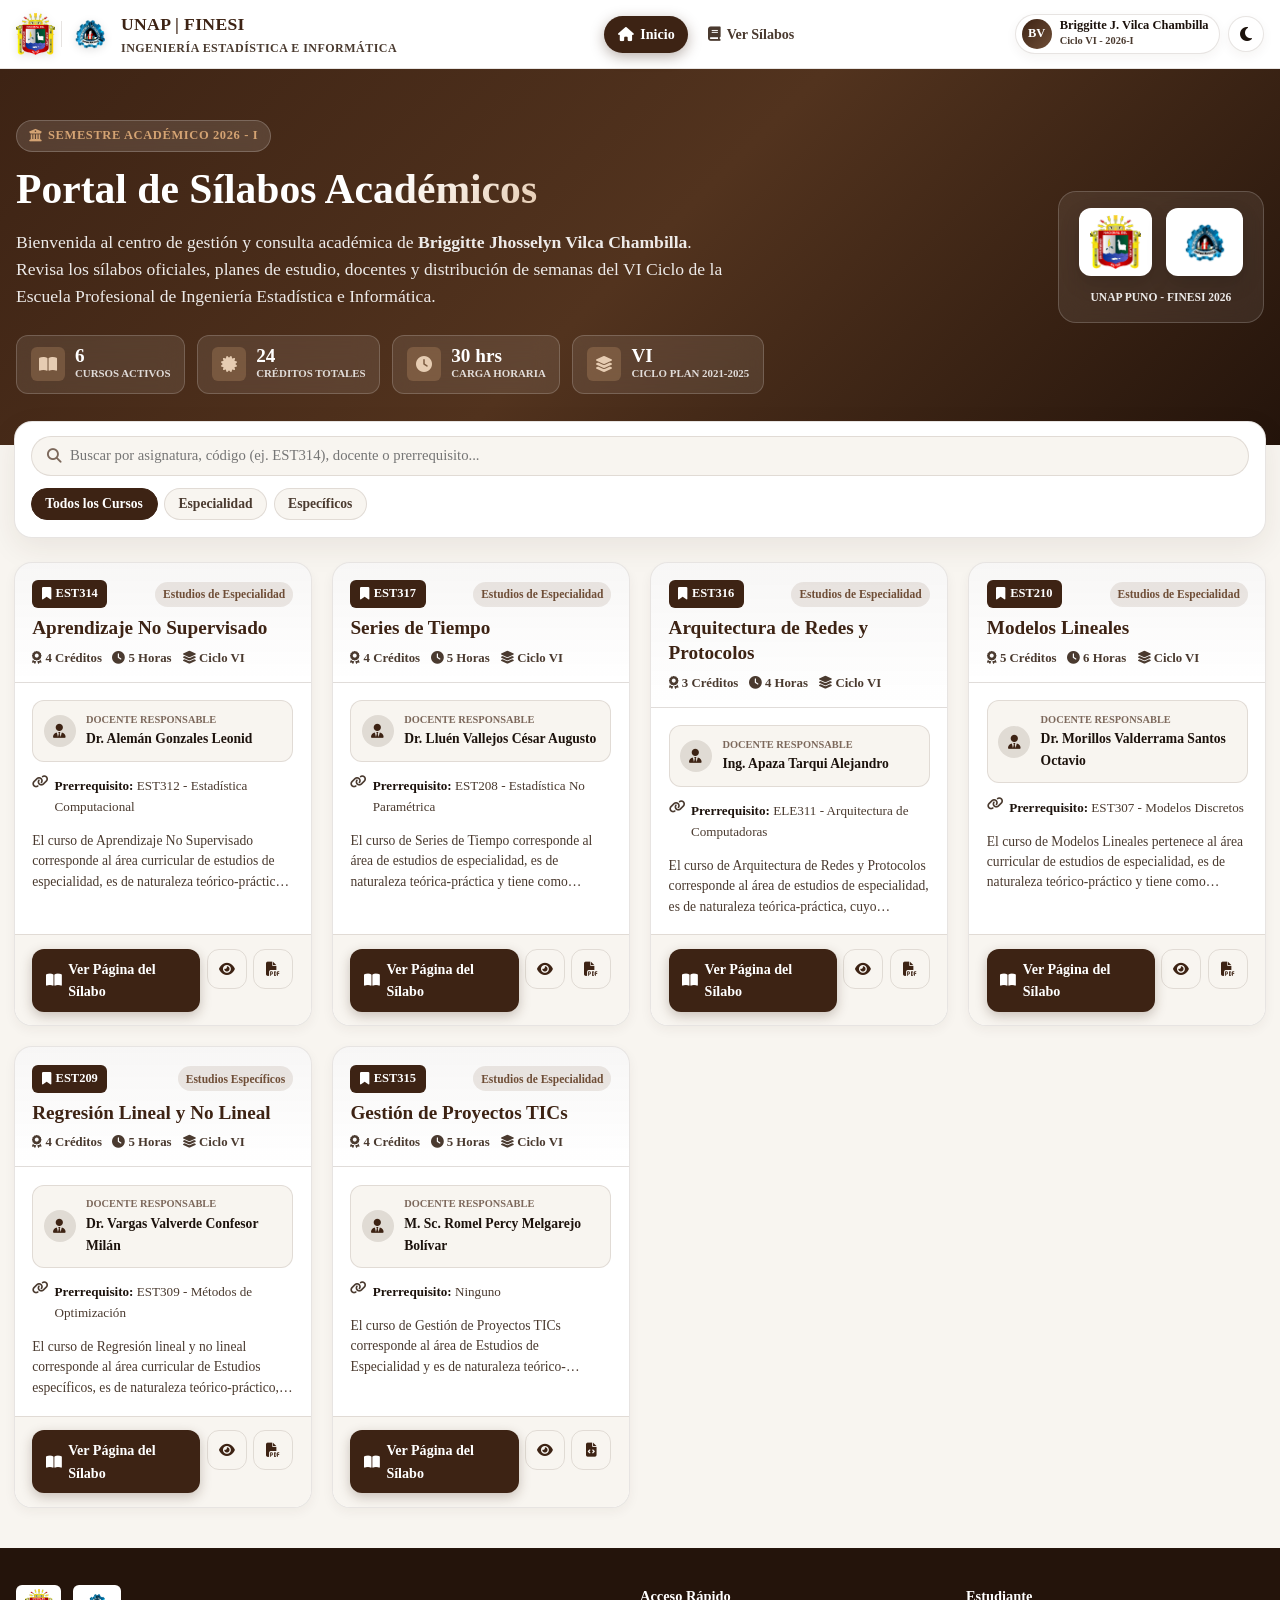
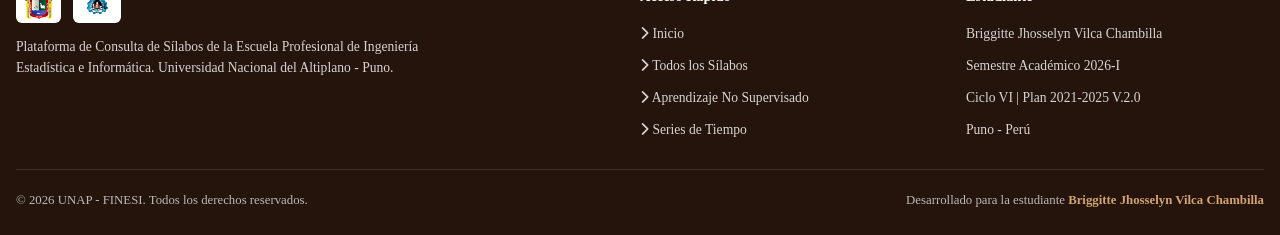
<file: index.html>
<!DOCTYPE html>
<html lang="es" data-theme="light">
<head>
  <meta charset="UTF-8">
  <meta name="viewport" content="width=device-width, initial-scale=1.0">
  <title>Portal de Sílabos 2026-I | Briggitte Jhosselyn Vilca Chambilla - UNAP FINESI</title>
  
  <meta name="description" content="Portal oficial de sílabos del Ciclo VI - Ingeniería Estadística e Informática UNAP - Briggitte Jhosselyn Vilca Chambilla.">
  <meta name="author" content="Briggitte Jhosselyn Vilca Chambilla">
  <meta name="keywords" content="UNAP, FINESI, Sílabos, Estadística, Informática, Series de Tiempo, Modelos Lineales, Redes, Aprendizaje No Supervisado, TICs">

  <!-- Favicon -->
  <link rel="icon" type="image/png" href="logos/logopaginaweb.png">
  
  <!-- Font Awesome Icons -->
  <link rel="stylesheet" href="https://cdnjs.cloudflare.com/ajax/libs/font-awesome/6.4.0/css/all.min.css">
  
  <!-- Stylesheet -->
  <link rel="stylesheet" href="css/styles.css">
</head>
<body>

  <!-- Top Navigation Header -->
  <header class="navbar">
    <div class="navbar-container">
      <a href="index.html" class="brand-section">
        <div class="brand-logos">
          <img src="logos/logo_universidad.png" alt="Logo UNAP" class="brand-logo-img">
          <div class="brand-divider"></div>
          <img src="logos/logo_facultad.png" alt="Logo FINESI" class="brand-logo-img">
        </div>
        <div class="brand-titles">
          <span class="brand-title">UNAP | FINESI</span>
          <span class="brand-subtitle">Ingeniería Estadística e Informática</span>
        </div>
      </a>

      <nav>
        <ul class="nav-menu">
          <li>
            <a href="index.html" class="nav-link active">
              <i class="fas fa-home"></i> Inicio
            </a>
          </li>
          <li>
            <a href="silabos.html" class="nav-link">
              <i class="fas fa-book"></i> Ver Sílabos
            </a>
          </li>
        </ul>
      </nav>

      <div class="controls-group">
        <!-- User Badge -->
        <div class="user-badge" title="Estudiante de Ingeniería Estadística e Informática">
          <div class="user-avatar">BV</div>
          <div class="user-info">
            <span class="user-name">Briggitte J. Vilca Chambilla</span>
            <span class="user-role">Ciclo VI - 2026-I</span>
          </div>
        </div>

        <!-- Dark / Light Theme Toggle Button -->
        <button class="theme-toggle-btn" aria-label="Cambiar tema de color" title="Alternar Modo Oscuro/Claro">
          <i class="fas fa-moon"></i>
        </button>
      </div>
    </div>
  </header>

  <!-- Hero Banner -->
  <section class="hero-banner">
    <div class="hero-container">
      <div class="hero-content">
        <div class="hero-tag">
          <i class="fas fa-university"></i> Semestre Académico 2026 - I
        </div>
        <h1 class="hero-title">
          Portal de Sílabos <span>Académicos</span>
        </h1>
        <p class="hero-subtitle">
          Bienvenida al centro de gestión y consulta académica de <strong>Briggitte Jhosselyn Vilca Chambilla</strong>. Revisa los sílabos oficiales, planes de estudio, docentes y distribución de semanas del VI Ciclo de la Escuela Profesional de Ingeniería Estadística e Informática.
        </p>

        <div class="hero-stats">
          <div class="stat-item">
            <div class="stat-icon"><i class="fas fa-book-open"></i></div>
            <div>
              <div class="stat-number">6</div>
              <div class="stat-label">Cursos Activos</div>
            </div>
          </div>

          <div class="stat-item">
            <div class="stat-icon"><i class="fas fa-certificate"></i></div>
            <div>
              <div class="stat-number">24</div>
              <div class="stat-label">Créditos Totales</div>
            </div>
          </div>

          <div class="stat-item">
            <div class="stat-icon"><i class="fas fa-clock"></i></div>
            <div>
              <div class="stat-number">30 hrs</div>
              <div class="stat-label">Carga Horaria</div>
            </div>
          </div>

          <div class="stat-item">
            <div class="stat-icon"><i class="fas fa-layer-group"></i></div>
            <div>
              <div class="stat-number">VI</div>
              <div class="stat-label">Ciclo Plan 2021-2025</div>
            </div>
          </div>
        </div>
      </div>

      <!-- Logos Showcase Card -->
      <div class="hero-logos-wrapper">
        <div class="hero-logos-row">
          <div class="hero-logo-box">
            <img src="logos/logo_universidad.png" alt="Universidad Nacional del Altiplano" class="hero-logo-img">
          </div>
          <div class="hero-logo-box">
            <img src="logos/logo_facultad.png" alt="Facultad de Ingeniería Estadística e Informática" class="hero-logo-img">
          </div>
        </div>
        <div class="hero-logo-caption">
          UNAP Puno - FINESI 2026
        </div>
      </div>
    </div>
  </section>

  <!-- Main Content Area -->
  <main class="main-content">
    
    <!-- Filter and Search Bar -->
    <section class="filter-bar">
      <div class="search-box">
        <i class="fas fa-search search-icon"></i>
        <input type="text" id="search-input" class="search-input" placeholder="Buscar por asignatura, código (ej. EST314), docente o prerrequisito...">
      </div>

      <div class="filter-categories">
        <button class="filter-btn active" data-category="all">Todos los Cursos</button>
        <button class="filter-btn" data-category="Estudios de Especialidad">Especialidad</button>
        <button class="filter-btn" data-category="Estudios Específicos">Específicos</button>
      </div>
    </section>

    <!-- Dynamic Courses Grid -->
    <section id="index-courses-grid" class="courses-grid">
      <!-- Generated dynamically by app.js -->
    </section>
  </main>

  <!-- Course Preview Modal -->
  <div id="course-modal" class="modal-backdrop">
    <div class="modal-container">
      <div class="modal-header">
        <h3 id="modal-course-title" class="modal-title">Detalle de la Asignatura</h3>
        <button id="modal-close-btn" class="modal-close-btn" aria-label="Cerrar modal">&times;</button>
      </div>
      <div id="modal-course-body" class="modal-body">
        <!-- Dynamic content -->
      </div>
      <div style="padding: 1.25rem 2rem; background: var(--bg-main); border-top: 1px solid var(--border-color); display: flex; justify-content: flex-end; gap: 1rem;">
        <a id="modal-action-btn" href="silabos.html" class="btn btn-primary">
          <i class="fas fa-external-link-alt"></i> Ver Vista Detallada de Sílabo
        </a>
      </div>
    </div>
  </div>

  <!-- Footer -->
  <footer class="footer">
    <div class="footer-container">
      <div class="footer-brand">
        <div class="footer-logos">
          <img src="logos/logo_universidad.png" alt="UNAP Logo" class="footer-logo-img">
          <img src="logos/logo_facultad.png" alt="FINESI Logo" class="footer-logo-img">
        </div>
        <p class="footer-desc">
          Plataforma de Consulta de Sílabos de la Escuela Profesional de Ingeniería Estadística e Informática. Universidad Nacional del Altiplano - Puno.
        </p>
      </div>

      <div>
        <h4 class="footer-col-title">Acceso Rápido</h4>
        <ul class="footer-links">
          <li><a href="index.html" class="footer-link"><i class="fas fa-chevron-right"></i> Inicio</a></li>
          <li><a href="silabos.html" class="footer-link"><i class="fas fa-chevron-right"></i> Todos los Sílabos</a></li>
          <li><a href="silabos.html?curso=EST314" class="footer-link"><i class="fas fa-chevron-right"></i> Aprendizaje No Supervisado</a></li>
          <li><a href="silabos.html?curso=EST317" class="footer-link"><i class="fas fa-chevron-right"></i> Series de Tiempo</a></li>
        </ul>
      </div>

      <div>
        <h4 class="footer-col-title">Estudiante</h4>
        <ul class="footer-links">
          <li><span class="footer-link">Briggitte Jhosselyn Vilca Chambilla</span></li>
          <li><span class="footer-link">Semestre Académico 2026-I</span></li>
          <li><span class="footer-link">Ciclo VI | Plan 2021-2025 V.2.0</span></li>
          <li><span class="footer-link">Puno - Perú</span></li>
        </ul>
      </div>
    </div>

    <div class="footer-bottom">
      <div>&copy; 2026 UNAP - FINESI. Todos los derechos reservados.</div>
      <div>Desarrollado para la estudiante <span class="footer-credit">Briggitte Jhosselyn Vilca Chambilla</span></div>
    </div>
  </footer>

  <!-- Scripts -->
  <script src="js/data.js"></script>
  <script src="js/app.js"></script>
</body>
</html>
</file>
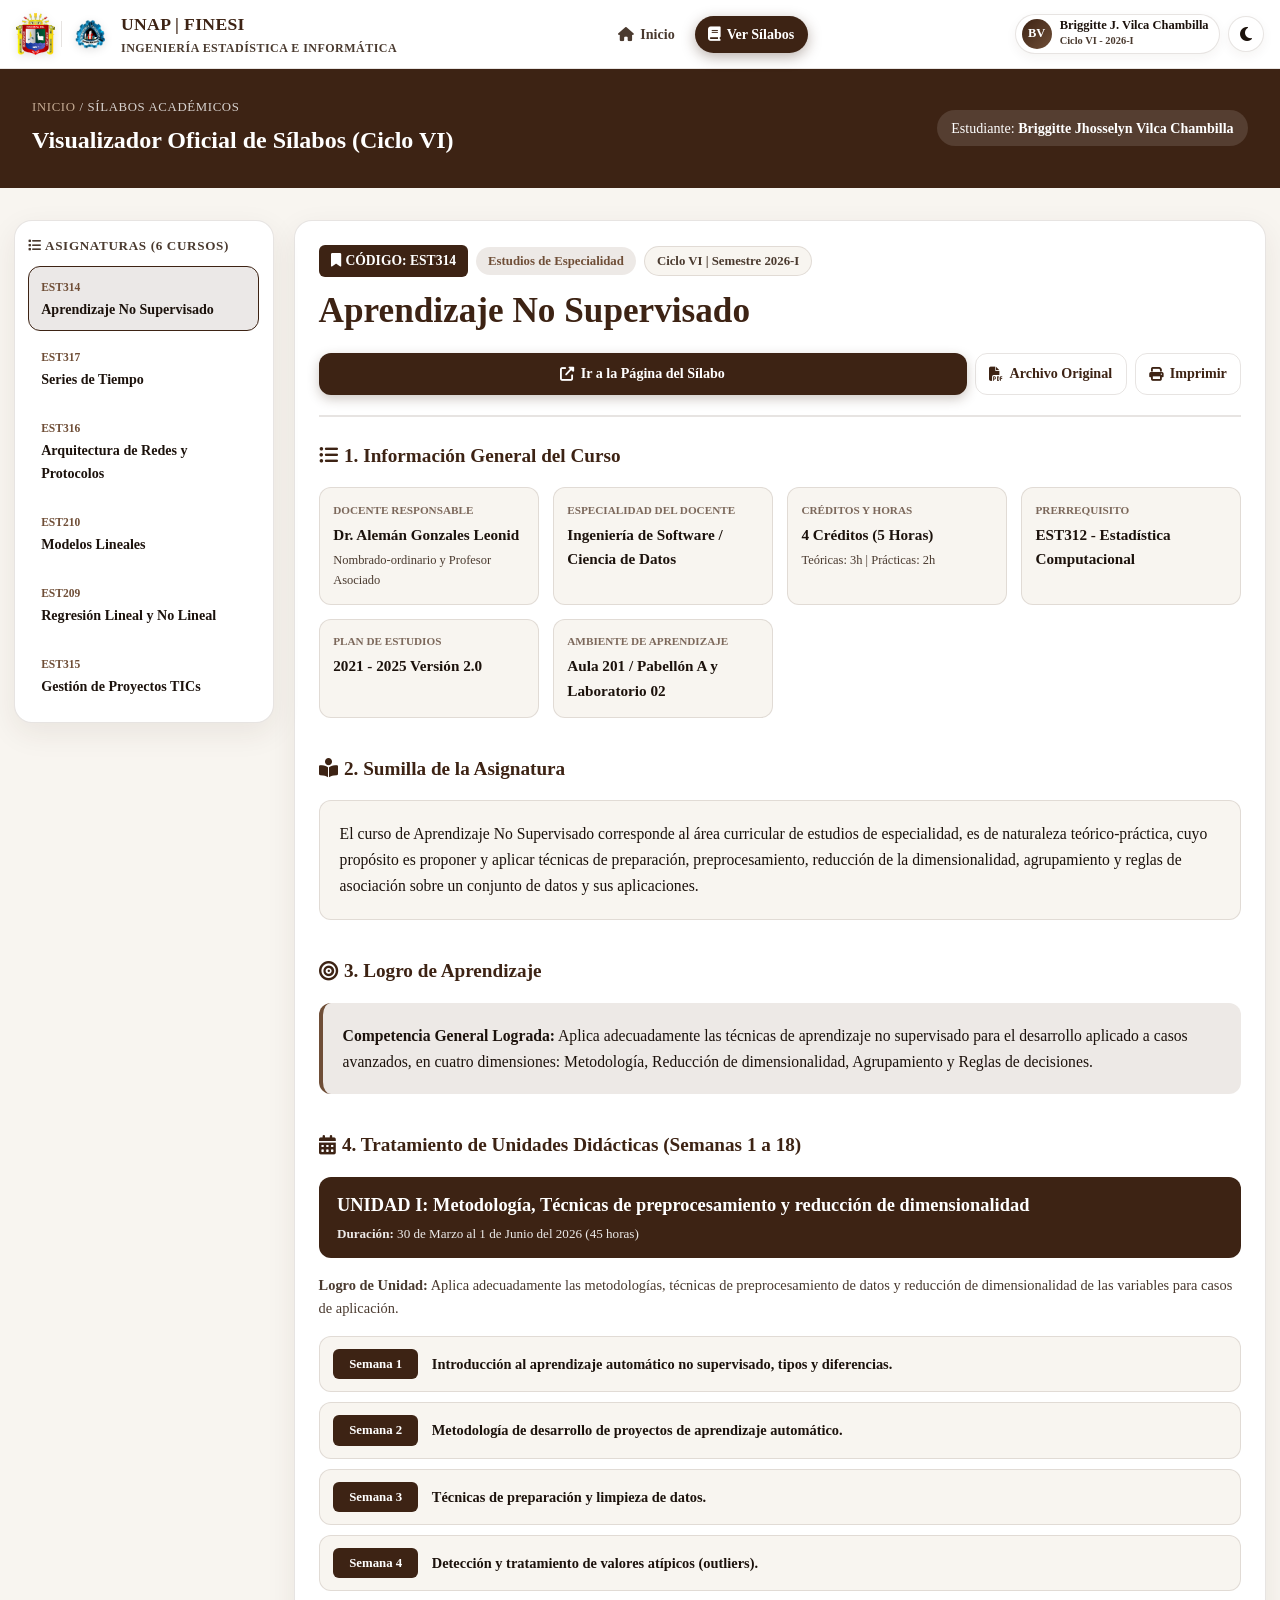
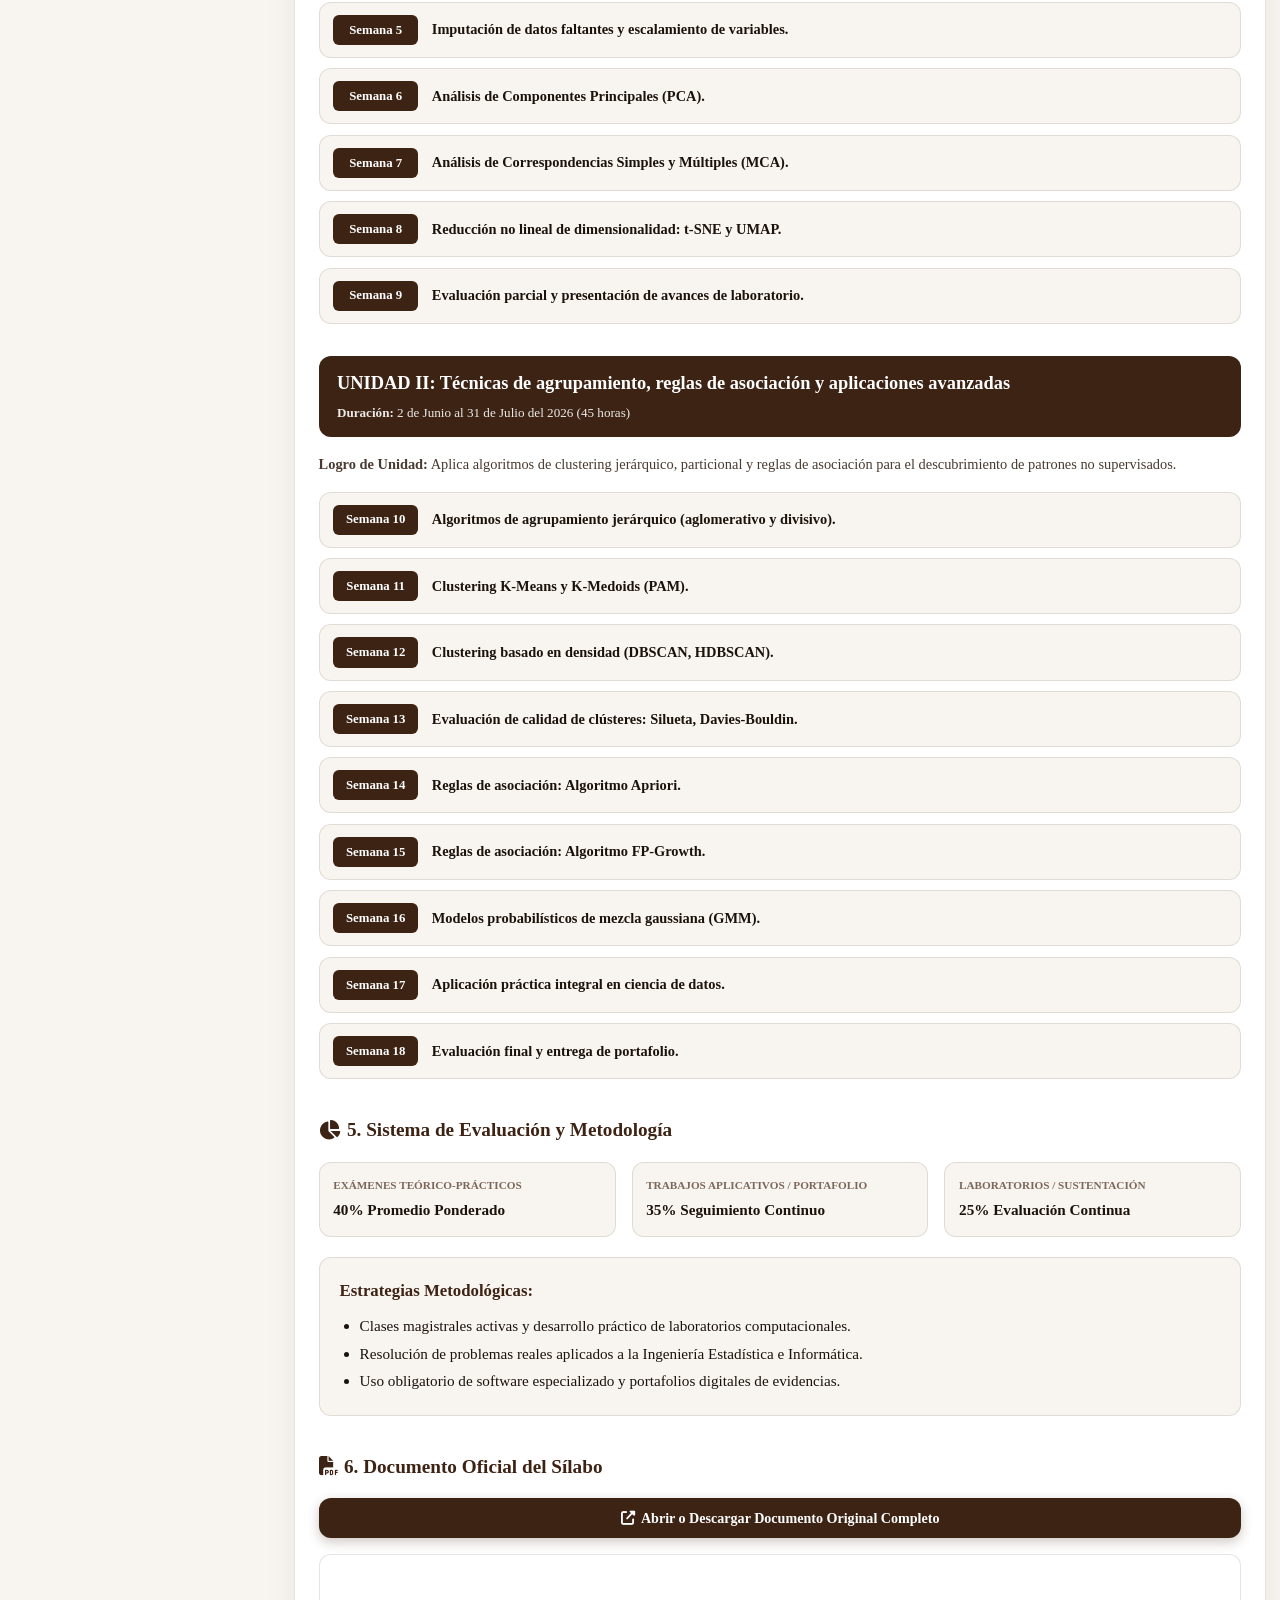
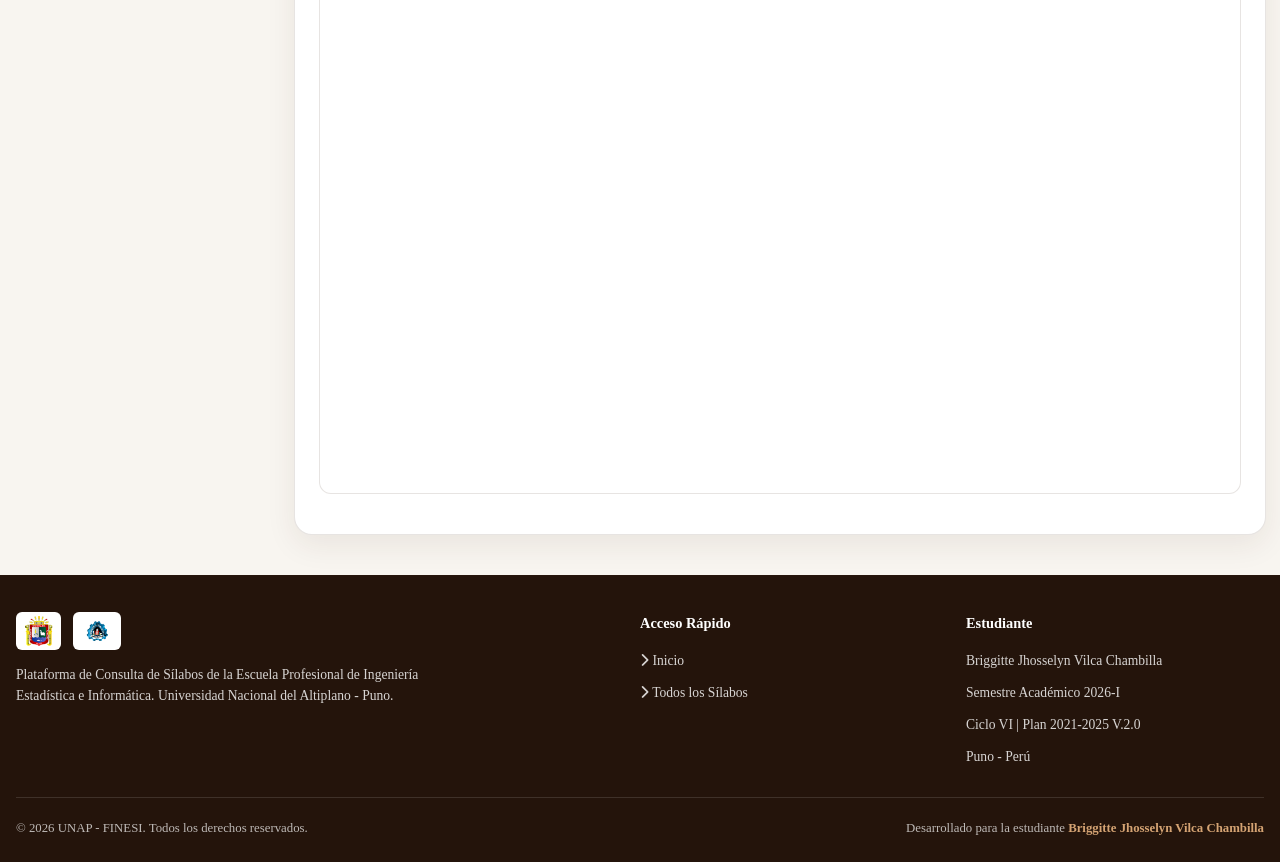
<file: silabos.html>
<!DOCTYPE html>
<html lang="es" data-theme="light">
<head>
  <meta charset="UTF-8">
  <meta name="viewport" content="width=device-width, initial-scale=1.0">
  <title>Sílabos Académicos 2026-I | Briggitte Jhosselyn Vilca Chambilla - UNAP FINESI</title>
  
  <meta name="description" content="Visualizador de sílabos interactivos del Ciclo VI - Escuela Profesional de Ingeniería Estadística e Informática UNAP.">
  <meta name="author" content="Briggitte Jhosselyn Vilca Chambilla">

  <!-- Favicon -->
  <link rel="icon" type="image/png" href="logos/logopaginaweb.png">

  <!-- Font Awesome Icons -->
  <link rel="stylesheet" href="https://cdnjs.cloudflare.com/ajax/libs/font-awesome/6.4.0/css/all.min.css">
  
  <!-- Stylesheet -->
  <link rel="stylesheet" href="css/styles.css">
</head>
<body>

  <!-- Top Navigation Header -->
  <header class="navbar">
    <div class="navbar-container">
      <a href="index.html" class="brand-section">
        <div class="brand-logos">
          <img src="logos/logo_universidad.png" alt="Logo UNAP" class="brand-logo-img">
          <div class="brand-divider"></div>
          <img src="logos/logo_facultad.png" alt="Logo FINESI" class="brand-logo-img">
        </div>
        <div class="brand-titles">
          <span class="brand-title">UNAP | FINESI</span>
          <span class="brand-subtitle">Ingeniería Estadística e Informática</span>
        </div>
      </a>

      <nav>
        <ul class="nav-menu">
          <li>
            <a href="index.html" class="nav-link">
              <i class="fas fa-home"></i> Inicio
            </a>
          </li>
          <li>
            <a href="silabos.html" class="nav-link active">
              <i class="fas fa-book"></i> Ver Sílabos
            </a>
          </li>
        </ul>
      </nav>

      <div class="controls-group">
        <!-- User Badge -->
        <div class="user-badge" title="Estudiante de Ingeniería Estadística e Informática">
          <div class="user-avatar">BV</div>
          <div class="user-info">
            <span class="user-name">Briggitte J. Vilca Chambilla</span>
            <span class="user-role">Ciclo VI - 2026-I</span>
          </div>
        </div>

        <!-- Dark / Light Theme Toggle Button -->
        <button class="theme-toggle-btn" aria-label="Cambiar tema de color" title="Alternar Modo Oscuro/Claro">
          <i class="fas fa-moon"></i>
        </button>
      </div>
    </div>
  </header>

  <!-- Page Breadcrumb / Mini Banner -->
  <section style="background: var(--primary-navy); color: #FFFFFF; padding: 1.75rem 2rem; border-bottom: 1px solid var(--border-color);">
    <div style="max-width: 1320px; margin: 0 auto; display: flex; justify-content: space-between; align-items: center; flex-wrap: wrap; gap: 1rem;">
      <div>
        <div style="font-size: 0.8rem; text-transform: uppercase; letter-spacing: 0.05em; opacity: 0.8; margin-bottom: 0.2rem;">
          <a href="index.html" style="color: var(--accent-cyan); text-decoration: none;">Inicio</a> / Sílabos Académicos
        </div>
        <h2 style="font-size: 1.5rem; font-weight: 800;">Visualizador Oficial de Sílabos (Ciclo VI)</h2>
      </div>
      <div style="display: flex; align-items: center; gap: 1rem;">
        <span style="font-size: 0.88rem; background: rgba(255,255,255,0.12); padding: 0.4rem 0.9rem; border-radius: var(--radius-full);">
          Estudiante: <strong>Briggitte Jhosselyn Vilca Chambilla</strong>
        </span>
      </div>
    </div>
  </section>

  <!-- Main Content Layout -->
  <main class="main-content" style="margin-top: 2rem;">
    <div class="syllabi-page-container">
      
      <!-- Sidebar Course Navigator -->
      <aside class="syllabi-sidebar">
        <h3 class="sidebar-title"><i class="fas fa-list"></i> Asignaturas (6 Cursos)</h3>
        <ul id="sidebar-course-list" class="course-nav-list">
          <!-- Rendered dynamically by app.js -->
        </ul>
      </aside>

      <!-- Main Detail Viewer Panel -->
      <section id="syllabi-main-view" class="syllabi-main-view">
        <!-- Rendered dynamically by app.js -->
      </section>

    </div>
  </main>

  <!-- Footer -->
  <footer class="footer">
    <div class="footer-container">
      <div class="footer-brand">
        <div class="footer-logos">
          <img src="logos/logo_universidad.png" alt="UNAP Logo" class="footer-logo-img">
          <img src="logos/logo_facultad.png" alt="FINESI Logo" class="footer-logo-img">
        </div>
        <p class="footer-desc">
          Plataforma de Consulta de Sílabos de la Escuela Profesional de Ingeniería Estadística e Informática. Universidad Nacional del Altiplano - Puno.
        </p>
      </div>

      <div>
        <h4 class="footer-col-title">Acceso Rápido</h4>
        <ul class="footer-links">
          <li><a href="index.html" class="footer-link"><i class="fas fa-chevron-right"></i> Inicio</a></li>
          <li><a href="silabos.html" class="footer-link"><i class="fas fa-chevron-right"></i> Todos los Sílabos</a></li>
        </ul>
      </div>

      <div>
        <h4 class="footer-col-title">Estudiante</h4>
        <ul class="footer-links">
          <li><span class="footer-link">Briggitte Jhosselyn Vilca Chambilla</span></li>
          <li><span class="footer-link">Semestre Académico 2026-I</span></li>
          <li><span class="footer-link">Ciclo VI | Plan 2021-2025 V.2.0</span></li>
          <li><span class="footer-link">Puno - Perú</span></li>
        </ul>
      </div>
    </div>

    <div class="footer-bottom">
      <div>&copy; 2026 UNAP - FINESI. Todos los derechos reservados.</div>
      <div>Desarrollado para la estudiante <span class="footer-credit">Briggitte Jhosselyn Vilca Chambilla</span></div>
    </div>
  </footer>

  <!-- Scripts -->
  <script src="js/data.js"></script>
  <script src="js/app.js"></script>
</body>
</html>
</file>
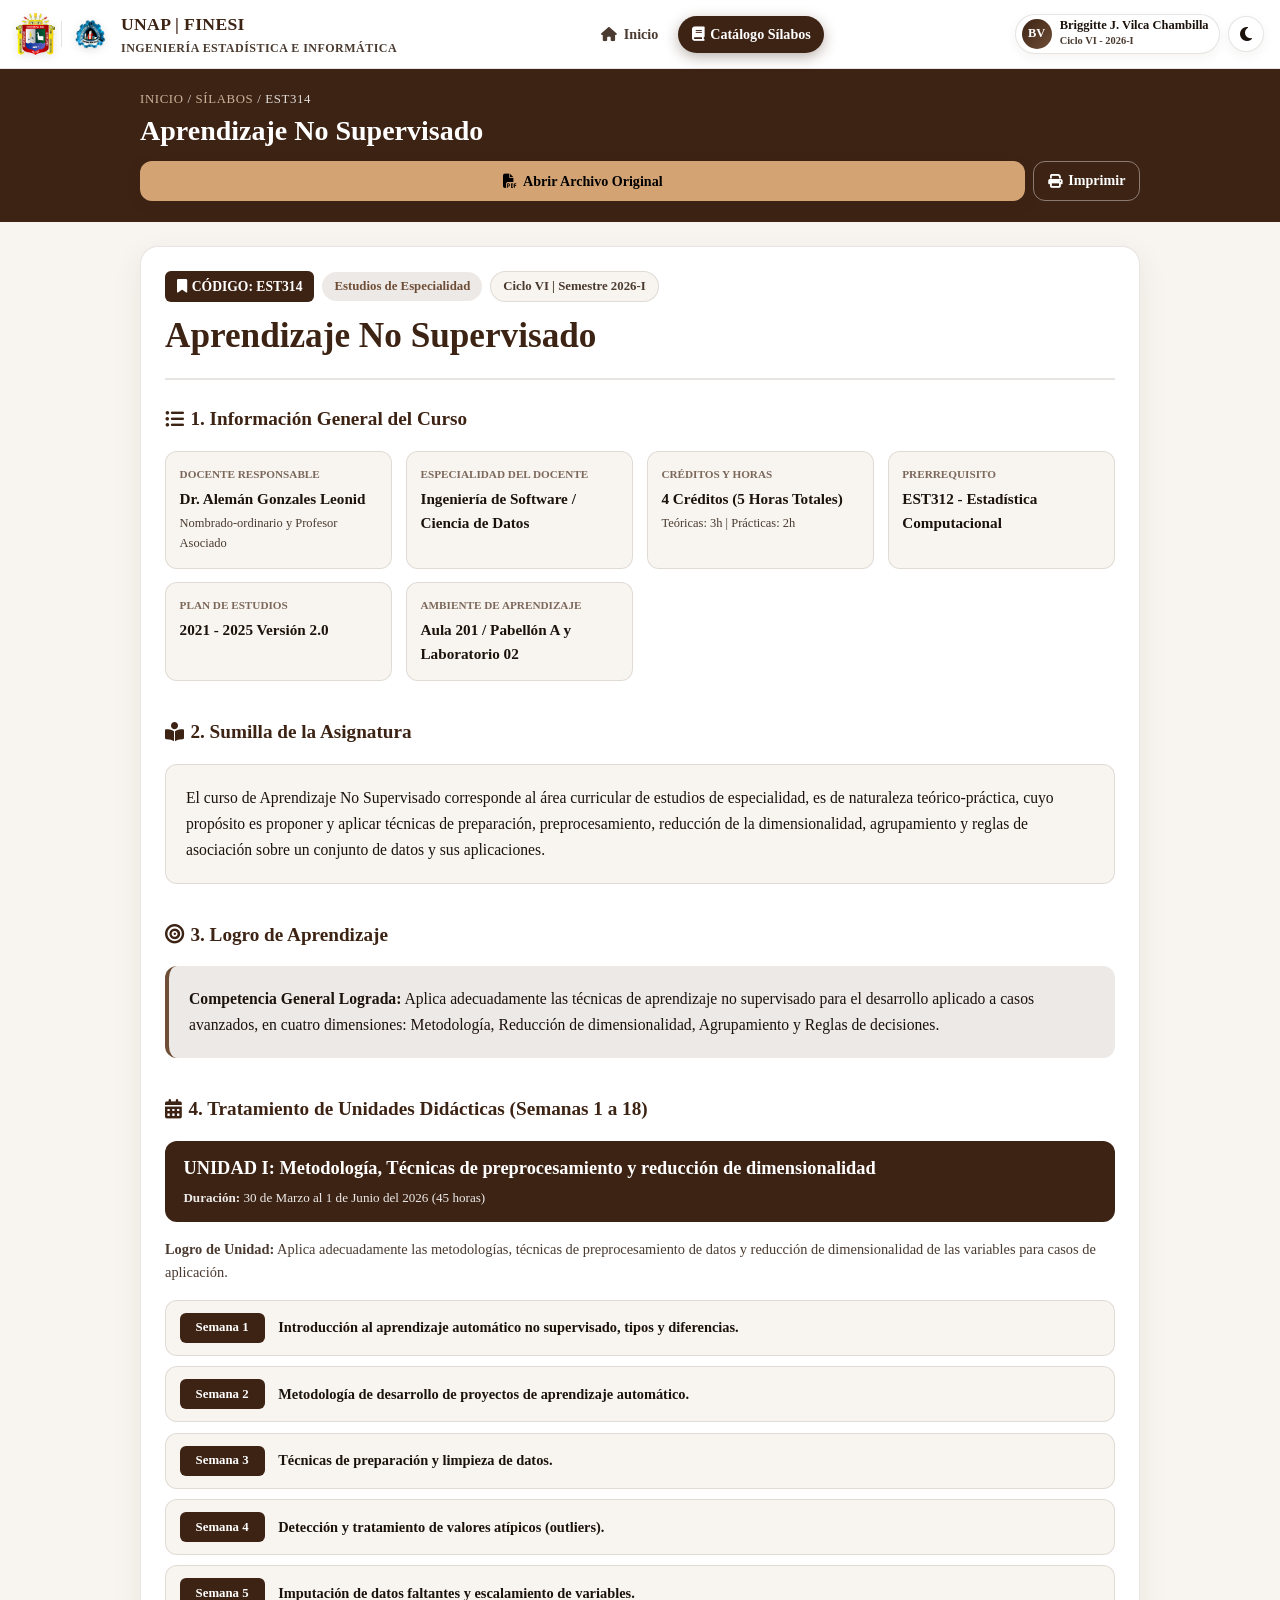
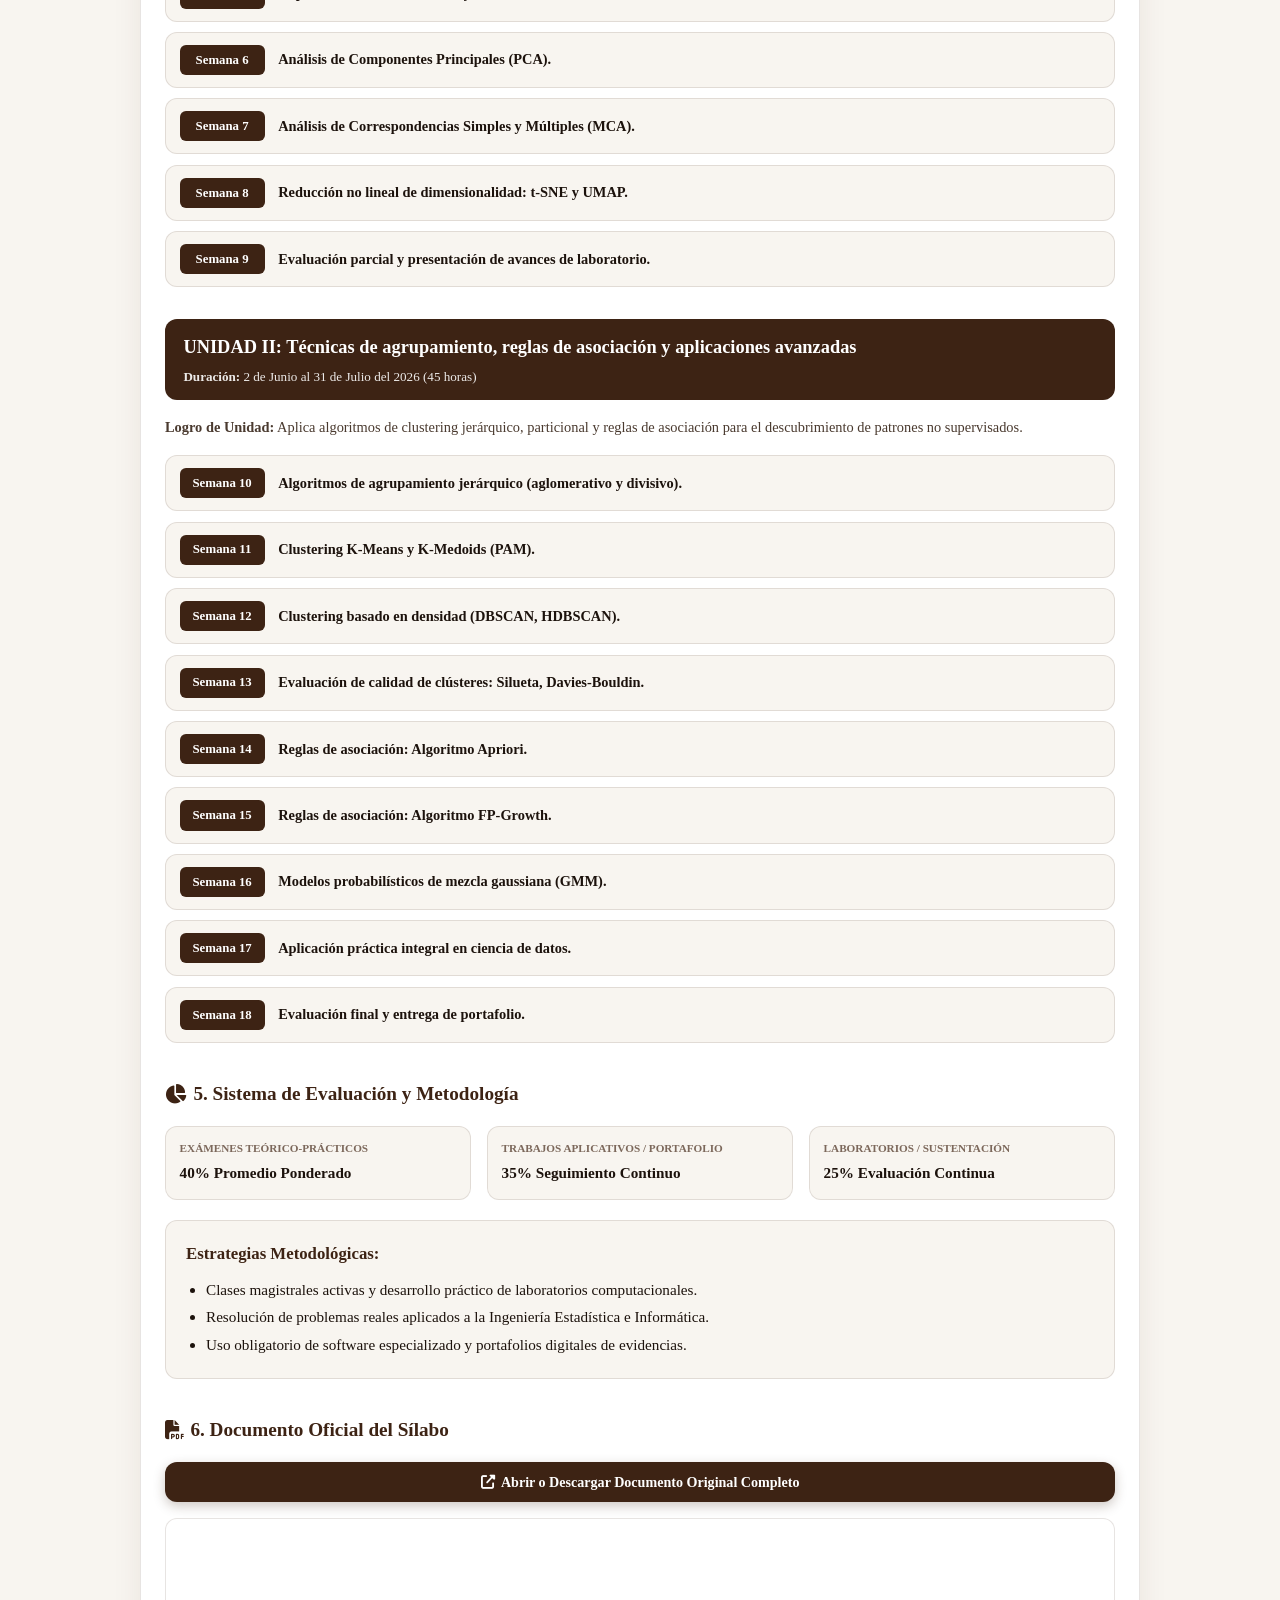
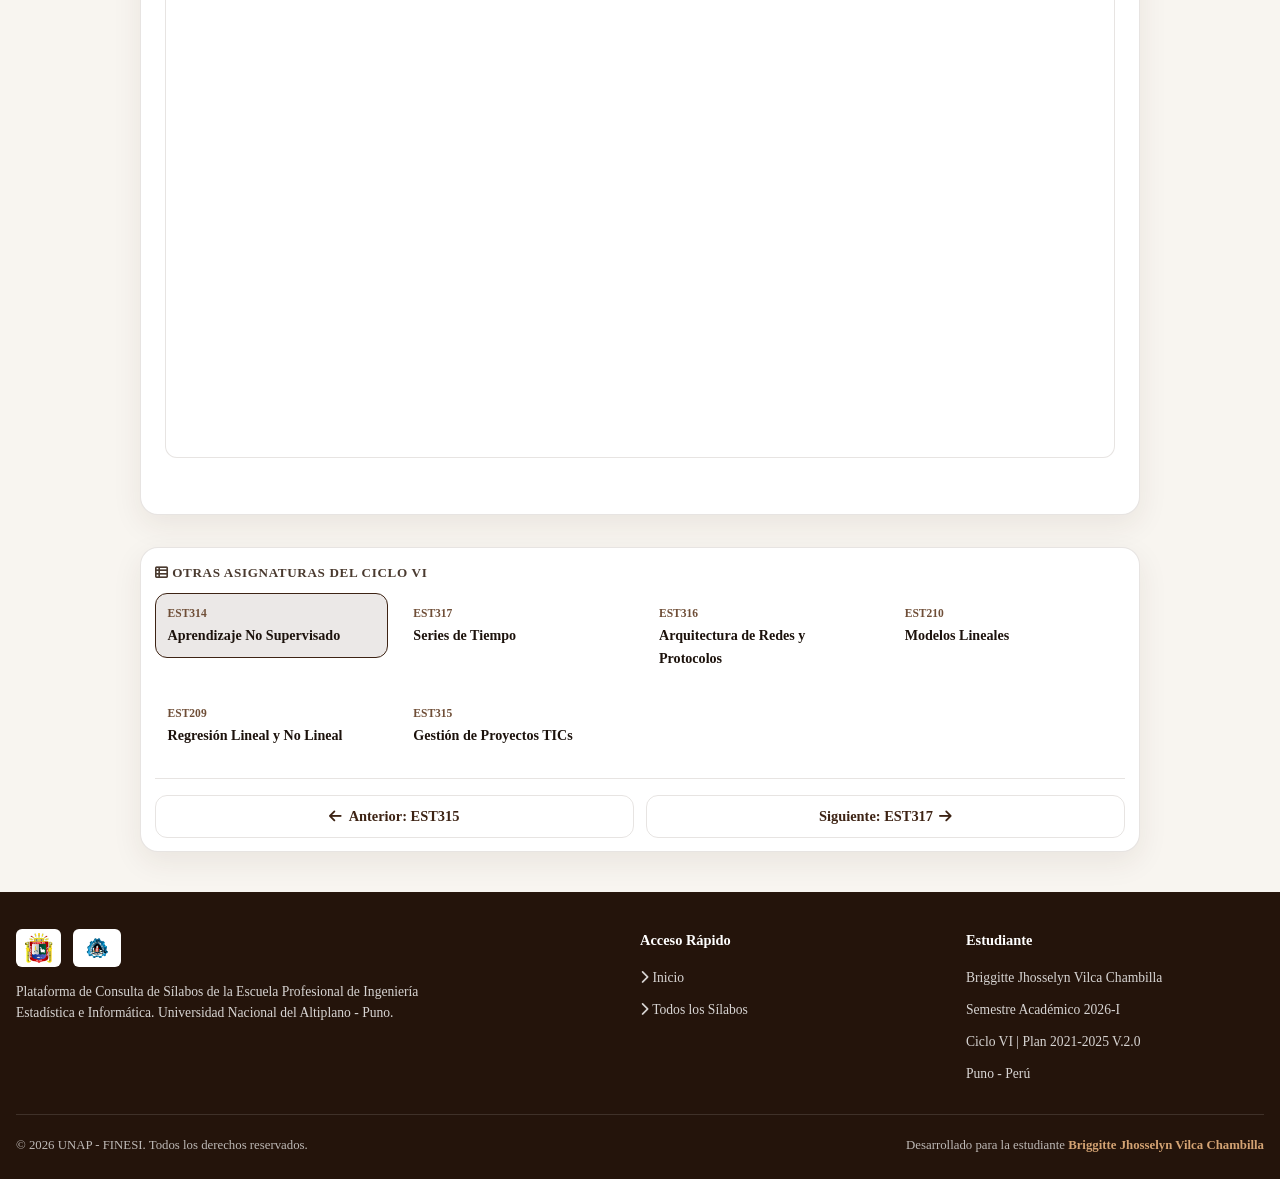
<file: paginas_silabos/aprendizaje_no_supervisado.html>
<!DOCTYPE html>
<html lang="es" data-theme="light">
<head>
  <meta charset="UTF-8">
  <meta name="viewport" content="width=device-width, initial-scale=1.0, maximum-scale=5.0">
  <title>Sílabo: Aprendizaje No Supervisado (EST314) | Briggitte Jhosselyn Vilca Chambilla - UNAP FINESI</title>
  
  <meta name="description" content="Sílabo oficial de Aprendizaje No Supervisado (EST314) - Ingeniería Estadística e Informática UNAP. Estudiante Briggitte Jhosselyn Vilca Chambilla.">
  <meta name="author" content="Briggitte Jhosselyn Vilca Chambilla">

  <!-- Favicon / Logo de Pestaña -->
  <link rel="icon" type="image/png" href="../logos/logopaginaweb.png">

  <!-- Font Awesome Icons -->
  <link rel="stylesheet" href="https://cdnjs.cloudflare.com/ajax/libs/font-awesome/6.4.0/css/all.min.css">
  
  <!-- Main Stylesheet -->
  <link rel="stylesheet" href="../css/styles.css">
</head>
<body>

  <!-- Top Navigation Header -->
  <header class="navbar">
    <div class="navbar-container">
      <a href="../index.html" class="brand-section">
        <div class="brand-logos">
          <img src="../logos/logo_universidad.png" alt="Logo UNAP" class="brand-logo-img">
          <div class="brand-divider"></div>
          <img src="../logos/logo_facultad.png" alt="Logo FINESI" class="brand-logo-img">
        </div>
        <div class="brand-titles">
          <span class="brand-title">UNAP | FINESI</span>
          <span class="brand-subtitle">Ingeniería Estadística e Informática</span>
        </div>
      </a>

      <nav>
        <ul class="nav-menu">
          <li>
            <a href="../index.html" class="nav-link">
              <i class="fas fa-home"></i> Inicio
            </a>
          </li>
          <li>
            <a href="../silabos.html" class="nav-link active">
              <i class="fas fa-book"></i> Catálogo Sílabos
            </a>
          </li>
        </ul>
      </nav>

      <div class="controls-group">
        <div class="user-badge" title="Estudiante de Ingeniería Estadística e Informática">
          <div class="user-avatar">BV</div>
          <div class="user-info">
            <span class="user-name">Briggitte J. Vilca Chambilla</span>
            <span class="user-role">Ciclo VI - 2026-I</span>
          </div>
        </div>

        <button class="theme-toggle-btn" aria-label="Cambiar tema de color" title="Alternar Modo Oscuro/Claro">
          <i class="fas fa-moon"></i>
        </button>
      </div>
    </div>
  </header>

  <!-- Page Breadcrumb Banner -->
  <section style="background: var(--primary-navy); color: #FFFFFF; padding: 1.25rem 1rem; border-bottom: 1px solid var(--border-color);">
    <div style="max-width: 1000px; margin: 0 auto; display: flex; flex-direction: column; gap: 0.85rem;">
      <div>
        <div style="font-size: 0.8rem; text-transform: uppercase; letter-spacing: 0.05em; opacity: 0.85; margin-bottom: 0.25rem;">
          <a href="../index.html" style="color: var(--accent-cyan); text-decoration: none;">Inicio</a> / 
          <a href="../silabos.html" style="color: var(--accent-cyan); text-decoration: none;">Sílabos</a> / 
          <span style="color: #FFFFFF;">EST314</span>
        </div>
        <h2 style="font-size: clamp(1.3rem, 4vw, 1.75rem); font-weight: 700; line-height: 1.2;">Aprendizaje No Supervisado</h2>
      </div>
      
      <div style="display: flex; gap: 0.5rem; flex-wrap: wrap; width: 100%;">
        <a href="../silabos/08de86f5-204c-4547-8eed-ce1747b24a8f.pdf" target="_blank" class="btn btn-primary" style="background: var(--accent-gold); color: #000; flex: 1;">
          <i class="fas fa-file-pdf"></i> Abrir Archivo Original
        </a>
        <button onclick="window.print()" class="btn btn-outline" style="color: #FFFFFF; border-color: rgba(255,255,255,0.4);">
          <i class="fas fa-print"></i> Imprimir
        </button>
      </div>
    </div>
  </section>

  <!-- Main Syllabus Content - 100% CONTENIDO VERTICAL CONTINUO SIN PESTAÑAS -->
  <main class="main-content" style="margin-top: 1.5rem;">
    <div style="max-width: 1000px; margin: 0 auto; display: flex; flex-direction: column; gap: 2rem;">
      
      <!-- Detalle Principal de la Asignatura -->
      <article class="syllabi-main-view" style="width: 100%;">
        
        <!-- Encabezado del Curso -->
        <div style="display: flex; flex-direction: column; gap: 0.75rem; margin-bottom: 1.5rem; padding-bottom: 1.25rem; border-bottom: 2px solid var(--border-color);">
          <div style="display: flex; align-items: center; gap: 0.5rem; flex-wrap: wrap;">
            <span class="course-code-badge" style="font-size: 0.85rem; padding: 0.3rem 0.75rem;">
              <i class="fas fa-bookmark"></i> CÓDIGO: EST314
            </span>
            <span class="course-category-tag" style="font-size: 0.8rem; padding: 0.25rem 0.75rem;">
              Estudios de Especialidad
            </span>
            <span style="font-size: 0.8rem; font-weight: 700; color: var(--text-muted); background: var(--bg-main); padding: 0.25rem 0.75rem; border-radius: var(--radius-full); border: 1px solid var(--border-color);">
              Ciclo VI | Semestre 2026-I
            </span>
          </div>
          <h1 style="font-size: clamp(1.5rem, 4.5vw, 2.2rem); font-weight: 700; color: var(--primary-navy); line-height: 1.25;">
            Aprendizaje No Supervisado
          </h1>
        </div>

        <!-- 1. INFORMACIÓN GENERAL (VERTICAL) -->
        <section style="margin-bottom: 2.25rem;">
          <h3 class="section-title"><i class="fas fa-list-ul"></i> 1. Información General del Curso</h3>
          <div class="info-grid">
            <div class="info-card">
              <div class="info-card-label">Docente Responsable</div>
              <div class="info-card-value">Dr. Alemán Gonzales Leonid</div>
              <div style="font-size: 0.78rem; color: var(--text-muted); margin-top: 0.2rem;">Nombrado-ordinario y Profesor Asociado</div>
            </div>
            <div class="info-card">
              <div class="info-card-label">Especialidad del Docente</div>
              <div class="info-card-value">Ingeniería de Software / Ciencia de Datos</div>
            </div>
            <div class="info-card">
              <div class="info-card-label">Créditos y Horas</div>
              <div class="info-card-value">4 Créditos (5 Horas Totales)</div>
              <div style="font-size: 0.78rem; color: var(--text-muted); margin-top: 0.2rem;">Teóricas: 3h | Prácticas: 2h</div>
            </div>
            <div class="info-card">
              <div class="info-card-label">Prerrequisito</div>
              <div class="info-card-value">EST312 - Estadística Computacional</div>
            </div>
            <div class="info-card">
              <div class="info-card-label">Plan de Estudios</div>
              <div class="info-card-value">2021 - 2025 Versión 2.0</div>
            </div>
            <div class="info-card">
              <div class="info-card-label">Ambiente de Aprendizaje</div>
              <div class="info-card-value">Aula 201 / Pabellón A y Laboratorio 02</div>
            </div>
          </div>
        </section>

        <!-- 2. SUMILLA (VERTICAL) -->
        <section style="margin-bottom: 2.25rem;">
          <h3 class="section-title"><i class="fas fa-book-reader"></i> 2. Sumilla de la Asignatura</h3>
          <div style="background: var(--bg-main); padding: 1.25rem; border-radius: var(--radius-md); border: 1px solid var(--border-color); line-height: 1.65; font-size: 0.98rem; color: var(--text-main);">
            El curso de Aprendizaje No Supervisado corresponde al área curricular de estudios de especialidad, es de naturaleza teórico-práctica, cuyo propósito es proponer y aplicar técnicas de preparación, preprocesamiento, reducción de la dimensionalidad, agrupamiento y reglas de asociación sobre un conjunto de datos y sus aplicaciones.
          </div>
        </section>

        <!-- 3. LOGRO DE APRENDIZAJE (VERTICAL) -->
        <section style="margin-bottom: 2.25rem;">
          <h3 class="section-title"><i class="fas fa-bullseye"></i> 3. Logro de Aprendizaje</h3>
          <div style="background: rgba(111, 78, 55, 0.12); padding: 1.25rem; border-radius: var(--radius-md); border-left: 4px solid var(--primary-accent); line-height: 1.65; font-size: 0.98rem; color: var(--text-main);">
            <strong>Competencia General Lograda:</strong> Aplica adecuadamente las técnicas de aprendizaje no supervisado para el desarrollo aplicado a casos avanzados, en cuatro dimensiones: Metodología, Reducción de dimensionalidad, Agrupamiento y Reglas de decisiones.
          </div>
        </section>

        <!-- 4. UNIDADES DIDÁCTICAS Y SEMANAS (VERTICAL CONTINUO 1 A 18) -->
        <section style="margin-bottom: 2.25rem;">
          <h3 class="section-title"><i class="fas fa-calendar-alt"></i> 4. Tratamiento de Unidades Didácticas (Semanas 1 a 18)</h3>
          
          <div style="margin-bottom: 2rem;">
            <div style="background: var(--primary-navy); color: #FFFFFF; padding: 0.85rem 1.15rem; border-radius: var(--radius-md); margin-bottom: 1rem;">
              <h4 style="font-size: clamp(1rem, 3.5vw, 1.15rem); font-weight: 700;">UNIDAD I: Metodología, Técnicas de preprocesamiento y reducción de dimensionalidad</h4>
              <p style="font-size: 0.82rem; opacity: 0.9; margin-top: 0.2rem;"><strong>Duración:</strong> 30 de Marzo al 1 de Junio del 2026 (45 horas)</p>
            </div>
            <p style="font-size: 0.9rem; color: var(--text-muted); margin-bottom: 1rem;"><strong>Logro de Unidad:</strong> Aplica adecuadamente las metodologías, técnicas de preprocesamiento de datos y reducción de dimensionalidad de las variables para casos de aplicación.</p>

            <div class="weeks-container">
              
                <div class="week-card">
                  <span class="week-badge">Semana 1</span>
                  <div class="week-topic">Introducción al aprendizaje automático no supervisado, tipos y diferencias.</div>
                </div>
                <div class="week-card">
                  <span class="week-badge">Semana 2</span>
                  <div class="week-topic">Metodología de desarrollo de proyectos de aprendizaje automático.</div>
                </div>
                <div class="week-card">
                  <span class="week-badge">Semana 3</span>
                  <div class="week-topic">Técnicas de preparación y limpieza de datos.</div>
                </div>
                <div class="week-card">
                  <span class="week-badge">Semana 4</span>
                  <div class="week-topic">Detección y tratamiento de valores atípicos (outliers).</div>
                </div>
                <div class="week-card">
                  <span class="week-badge">Semana 5</span>
                  <div class="week-topic">Imputación de datos faltantes y escalamiento de variables.</div>
                </div>
                <div class="week-card">
                  <span class="week-badge">Semana 6</span>
                  <div class="week-topic">Análisis de Componentes Principales (PCA).</div>
                </div>
                <div class="week-card">
                  <span class="week-badge">Semana 7</span>
                  <div class="week-topic">Análisis de Correspondencias Simples y Múltiples (MCA).</div>
                </div>
                <div class="week-card">
                  <span class="week-badge">Semana 8</span>
                  <div class="week-topic">Reducción no lineal de dimensionalidad: t-SNE y UMAP.</div>
                </div>
                <div class="week-card">
                  <span class="week-badge">Semana 9</span>
                  <div class="week-topic">Evaluación parcial y presentación de avances de laboratorio.</div>
                </div>
            </div>
          </div>
          <div style="margin-bottom: 2rem;">
            <div style="background: var(--primary-navy); color: #FFFFFF; padding: 0.85rem 1.15rem; border-radius: var(--radius-md); margin-bottom: 1rem;">
              <h4 style="font-size: clamp(1rem, 3.5vw, 1.15rem); font-weight: 700;">UNIDAD II: Técnicas de agrupamiento, reglas de asociación y aplicaciones avanzadas</h4>
              <p style="font-size: 0.82rem; opacity: 0.9; margin-top: 0.2rem;"><strong>Duración:</strong> 2 de Junio al 31 de Julio del 2026 (45 horas)</p>
            </div>
            <p style="font-size: 0.9rem; color: var(--text-muted); margin-bottom: 1rem;"><strong>Logro de Unidad:</strong> Aplica algoritmos de clustering jerárquico, particional y reglas de asociación para el descubrimiento de patrones no supervisados.</p>

            <div class="weeks-container">
              
                <div class="week-card">
                  <span class="week-badge">Semana 10</span>
                  <div class="week-topic">Algoritmos de agrupamiento jerárquico (aglomerativo y divisivo).</div>
                </div>
                <div class="week-card">
                  <span class="week-badge">Semana 11</span>
                  <div class="week-topic">Clustering K-Means y K-Medoids (PAM).</div>
                </div>
                <div class="week-card">
                  <span class="week-badge">Semana 12</span>
                  <div class="week-topic">Clustering basado en densidad (DBSCAN, HDBSCAN).</div>
                </div>
                <div class="week-card">
                  <span class="week-badge">Semana 13</span>
                  <div class="week-topic">Evaluación de calidad de clústeres: Silueta, Davies-Bouldin.</div>
                </div>
                <div class="week-card">
                  <span class="week-badge">Semana 14</span>
                  <div class="week-topic">Reglas de asociación: Algoritmo Apriori.</div>
                </div>
                <div class="week-card">
                  <span class="week-badge">Semana 15</span>
                  <div class="week-topic">Reglas de asociación: Algoritmo FP-Growth.</div>
                </div>
                <div class="week-card">
                  <span class="week-badge">Semana 16</span>
                  <div class="week-topic">Modelos probabilísticos de mezcla gaussiana (GMM).</div>
                </div>
                <div class="week-card">
                  <span class="week-badge">Semana 17</span>
                  <div class="week-topic">Aplicación práctica integral en ciencia de datos.</div>
                </div>
                <div class="week-card">
                  <span class="week-badge">Semana 18</span>
                  <div class="week-topic">Evaluación final y entrega de portafolio.</div>
                </div>
            </div>
          </div>
        </section>

        <!-- 5. SISTEMA DE EVALUACIÓN Y METODOLOGÍA (VERTICAL) -->
        <section style="margin-bottom: 2.25rem;">
          <h3 class="section-title"><i class="fas fa-chart-pie"></i> 5. Sistema de Evaluación y Metodología</h3>
          <div style="display: grid; grid-template-columns: repeat(auto-fit, minmax(200px, 1fr)); gap: 1rem; margin-bottom: 1.25rem;">
            <div class="info-card">
              <div class="info-card-label">Exámenes Teórico-Prácticos</div>
              <div class="info-card-value">40% Promedio Ponderado</div>
            </div>
            <div class="info-card">
              <div class="info-card-label">Trabajos Aplicativos / Portafolio</div>
              <div class="info-card-value">35% Seguimiento Continuo</div>
            </div>
            <div class="info-card">
              <div class="info-card-label">Laboratorios / Sustentación</div>
              <div class="info-card-value">25% Evaluación Continua</div>
            </div>
          </div>

          <div style="background: var(--bg-main); padding: 1.25rem; border-radius: var(--radius-md); border: 1px solid var(--border-color);">
            <strong style="color: var(--primary-navy); display: block; margin-bottom: 0.5rem; font-size: 1.05rem;">Estrategias Metodológicas:</strong>
            <ul style="padding-left: 1.25rem; line-height: 1.8; color: var(--text-main); font-size: 0.95rem;">
              <li>Clases magistrales activas y desarrollo práctico de laboratorios computacionales.</li>
              <li>Resolución de problemas reales aplicados a la Ingeniería Estadística e Informática.</li>
              <li>Uso obligatorio de software especializado y portafolios digitales de evidencias.</li>
            </ul>
          </div>
        </section>

        <!-- 6. DOCUMENTO OFICIAL (VERTICAL) -->
        <section style="margin-bottom: 2rem;">
          <h3 class="section-title"><i class="fas fa-file-pdf"></i> 6. Documento Oficial del Sílabo</h3>
          <div style="display: flex; flex-direction: column; gap: 1rem;">
            <a href="../silabos/08de86f5-204c-4547-8eed-ce1747b24a8f.pdf" target="_blank" class="btn btn-primary" style="width: 100%;">
              <i class="fas fa-external-link-alt"></i> Abrir o Descargar Documento Original Completo
            </a>
            <div class="document-viewer-wrapper">
              <iframe src="../silabos/08de86f5-204c-4547-8eed-ce1747b24a8f.pdf" class="document-viewer-iframe" title="Visor de Sílabo EST314"></iframe>
            </div>
          </div>
        </section>

      </article>

      <!-- 7. OTRAS ASIGNATURAS Y NAVEGACIÓN ENTRE CURSOS (VERTICAL EN PIE DE PÁGINA) -->
      <aside class="syllabi-sidebar" style="position: static; width: 100%;">
        <h3 class="sidebar-title"><i class="fas fa-th-list"></i> Otras Asignaturas del Ciclo VI</h3>
        <ul class="course-nav-list" style="display: grid; grid-template-columns: repeat(auto-fit, minmax(200px, 1fr)); gap: 0.75rem;">
          
          <li>
            <a href="aprendizaje_no_supervisado.html" class="course-nav-item active" style="text-decoration: none;">
              <span class="course-nav-code">EST314</span>
              <span class="course-nav-name">Aprendizaje No Supervisado</span>
            </a>
          </li>
          <li>
            <a href="series_de_tiempo.html" class="course-nav-item " style="text-decoration: none;">
              <span class="course-nav-code">EST317</span>
              <span class="course-nav-name">Series de Tiempo</span>
            </a>
          </li>
          <li>
            <a href="arquitectura_de_redes_y_protocolos.html" class="course-nav-item " style="text-decoration: none;">
              <span class="course-nav-code">EST316</span>
              <span class="course-nav-name">Arquitectura de Redes y Protocolos</span>
            </a>
          </li>
          <li>
            <a href="modelos_lineales.html" class="course-nav-item " style="text-decoration: none;">
              <span class="course-nav-code">EST210</span>
              <span class="course-nav-name">Modelos Lineales</span>
            </a>
          </li>
          <li>
            <a href="regresion_lineal_y_no_lineal.html" class="course-nav-item " style="text-decoration: none;">
              <span class="course-nav-code">EST209</span>
              <span class="course-nav-name">Regresión Lineal y No Lineal</span>
            </a>
          </li>
          <li>
            <a href="gestion_de_proyectos_tics.html" class="course-nav-item " style="text-decoration: none;">
              <span class="course-nav-code">EST315</span>
              <span class="course-nav-name">Gestión de Proyectos TICs</span>
            </a>
          </li>
        </ul>

        <div style="margin-top: 1.25rem; padding-top: 1rem; border-top: 1px solid var(--border-color); display: flex; gap: 0.75rem; flex-wrap: wrap;">
          <a href="gestion_de_proyectos_tics.html" class="btn btn-outline" style="font-size: 0.9rem; flex: 1; justify-content: center;">
            <i class="fas fa-arrow-left"></i> Anterior: EST315
          </a>
          <a href="series_de_tiempo.html" class="btn btn-outline" style="font-size: 0.9rem; flex: 1; justify-content: center;">
            Siguiente: EST317 <i class="fas fa-arrow-right"></i>
          </a>
        </div>
      </aside>

    </div>
  </main>

  <!-- Footer -->
  <footer class="footer">
    <div class="footer-container">
      <div class="footer-brand">
        <div class="footer-logos">
          <img src="../logos/logo_universidad.png" alt="UNAP Logo" class="footer-logo-img">
          <img src="../logos/logo_facultad.png" alt="FINESI Logo" class="footer-logo-img">
        </div>
        <p class="footer-desc">
          Plataforma de Consulta de Sílabos de la Escuela Profesional de Ingeniería Estadística e Informática. Universidad Nacional del Altiplano - Puno.
        </p>
      </div>

      <div>
        <h4 class="footer-col-title">Acceso Rápido</h4>
        <ul class="footer-links">
          <li><a href="../index.html" class="footer-link"><i class="fas fa-chevron-right"></i> Inicio</a></li>
          <li><a href="../silabos.html" class="footer-link"><i class="fas fa-chevron-right"></i> Todos los Sílabos</a></li>
        </ul>
      </div>

      <div>
        <h4 class="footer-col-title">Estudiante</h4>
        <ul class="footer-links">
          <li><span class="footer-link">Briggitte Jhosselyn Vilca Chambilla</span></li>
          <li><span class="footer-link">Semestre Académico 2026-I</span></li>
          <li><span class="footer-link">Ciclo VI | Plan 2021-2025 V.2.0</span></li>
          <li><span class="footer-link">Puno - Perú</span></li>
        </ul>
      </div>
    </div>

    <div class="footer-bottom">
      <div>&copy; 2026 UNAP - FINESI. Todos los derechos reservados.</div>
      <div>Desarrollado para la estudiante <span class="footer-credit">Briggitte Jhosselyn Vilca Chambilla</span></div>
    </div>
  </footer>

  <!-- Theme Toggle Script -->
  <script>
    document.addEventListener('DOMContentLoaded', () => {
      const savedTheme = localStorage.getItem('theme') || 'light';
      document.documentElement.setAttribute('data-theme', savedTheme);
      
      const themeBtn = document.querySelector('.theme-toggle-btn');
      if (themeBtn) {
        themeBtn.addEventListener('click', () => {
          const curr = document.documentElement.getAttribute('data-theme');
          const next = curr === 'dark' ? 'light' : 'dark';
          document.documentElement.setAttribute('data-theme', next);
          localStorage.setItem('theme', next);
          const icon = themeBtn.querySelector('i');
          if (icon) icon.className = next === 'dark' ? 'fas fa-sun' : 'fas fa-moon';
        });
      }
    });
  </script>
</body>
</html>
</file>
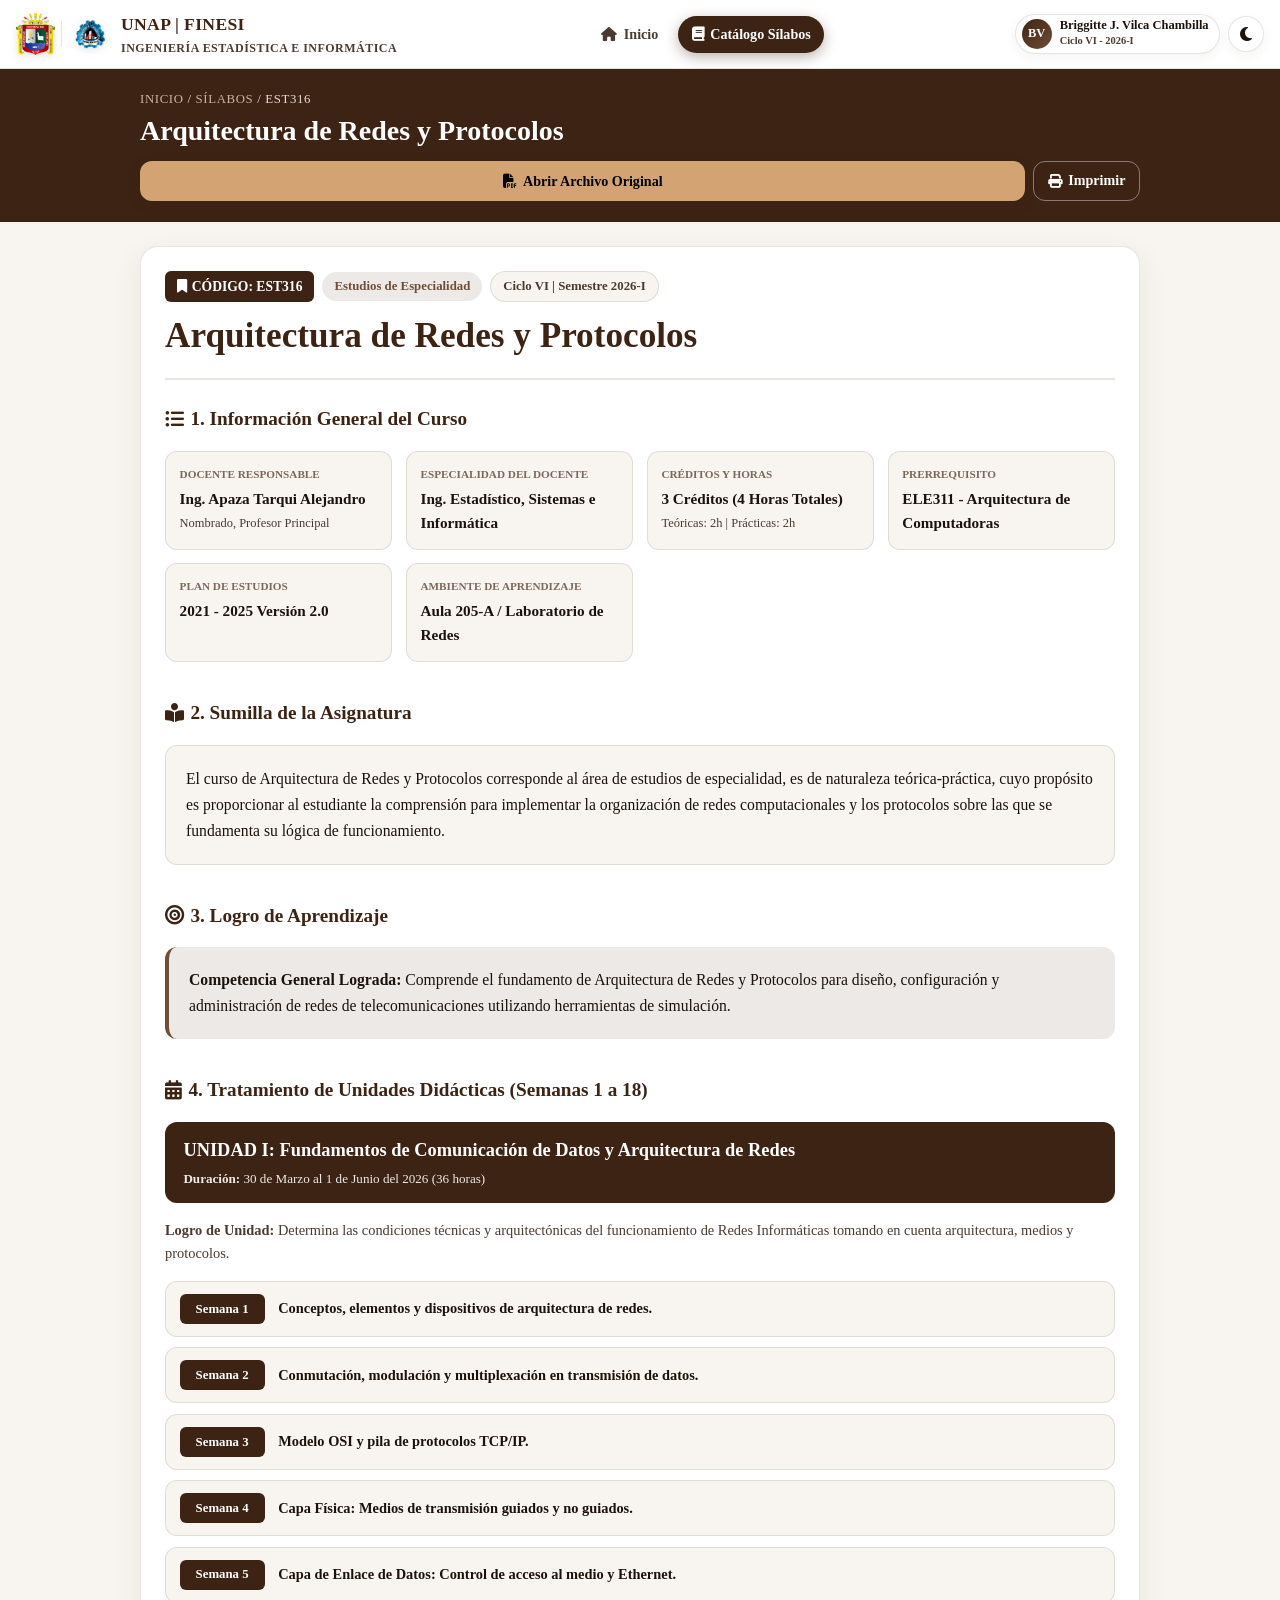
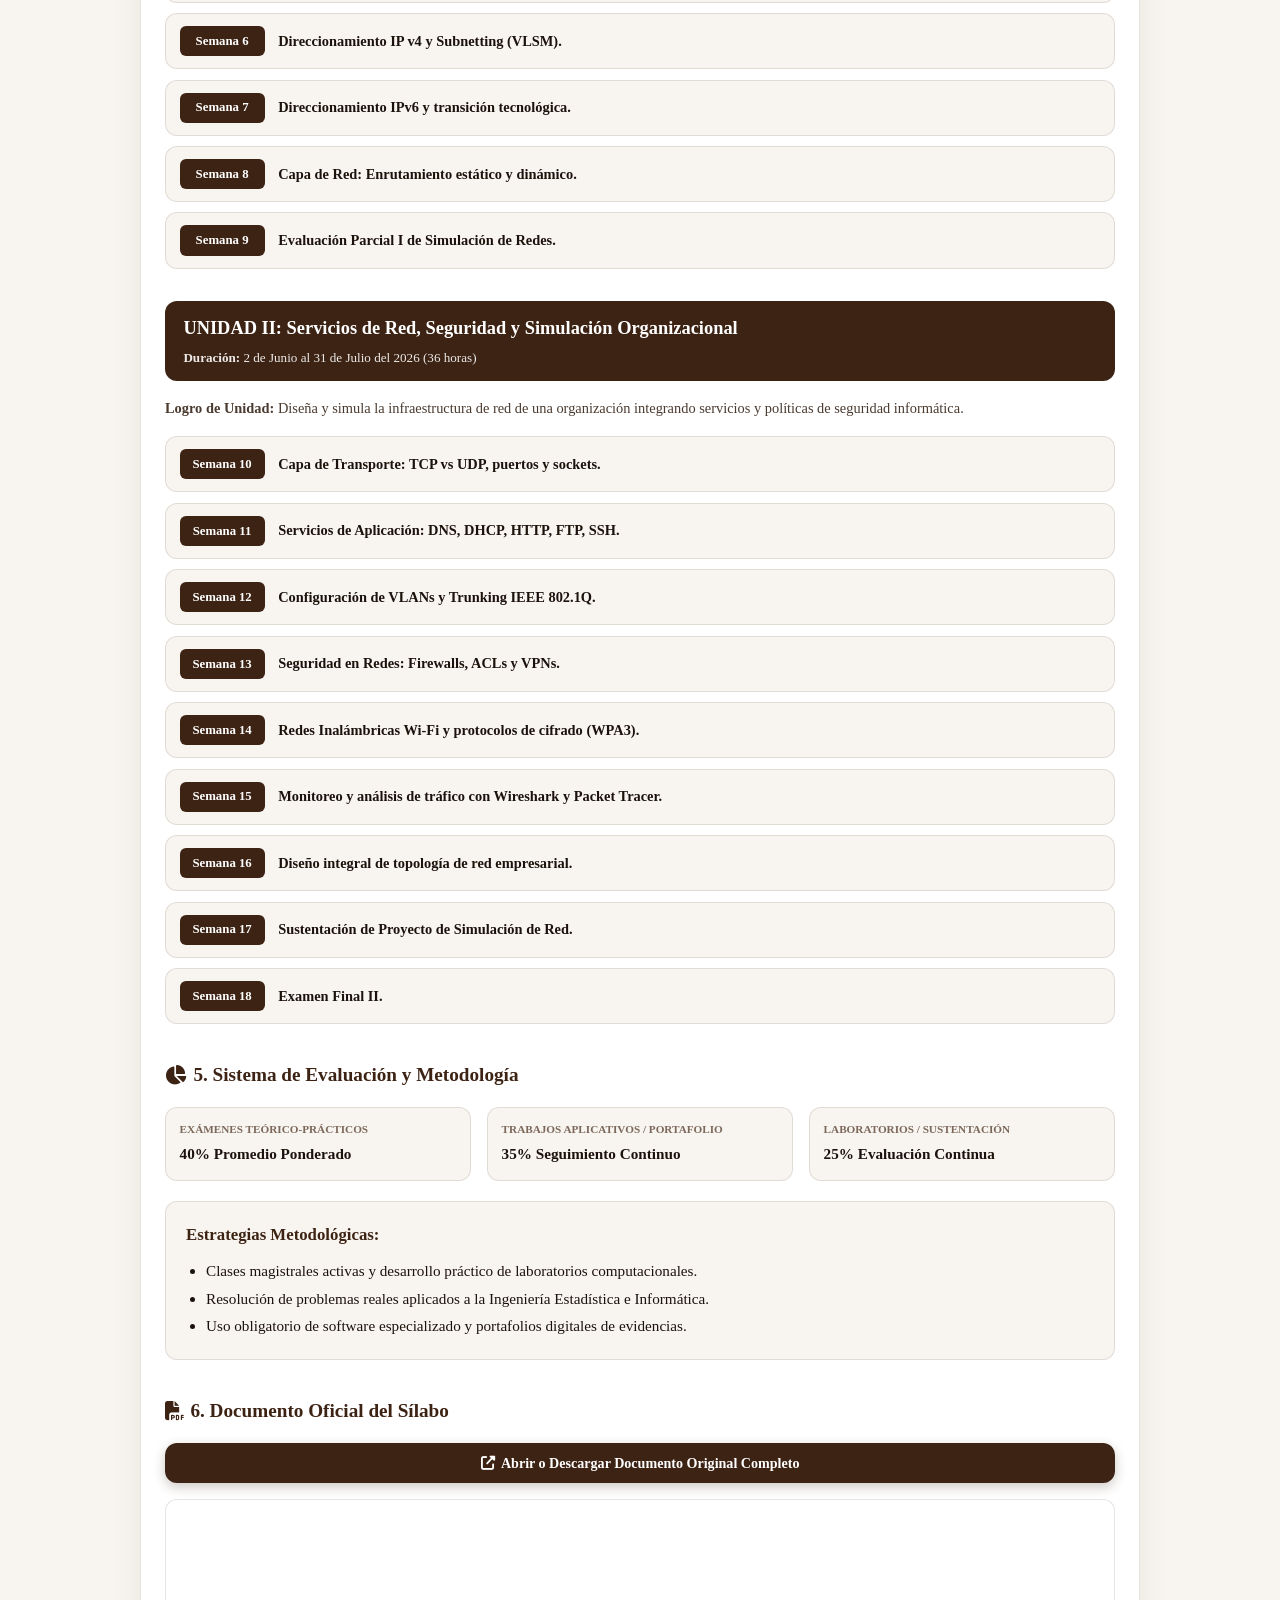
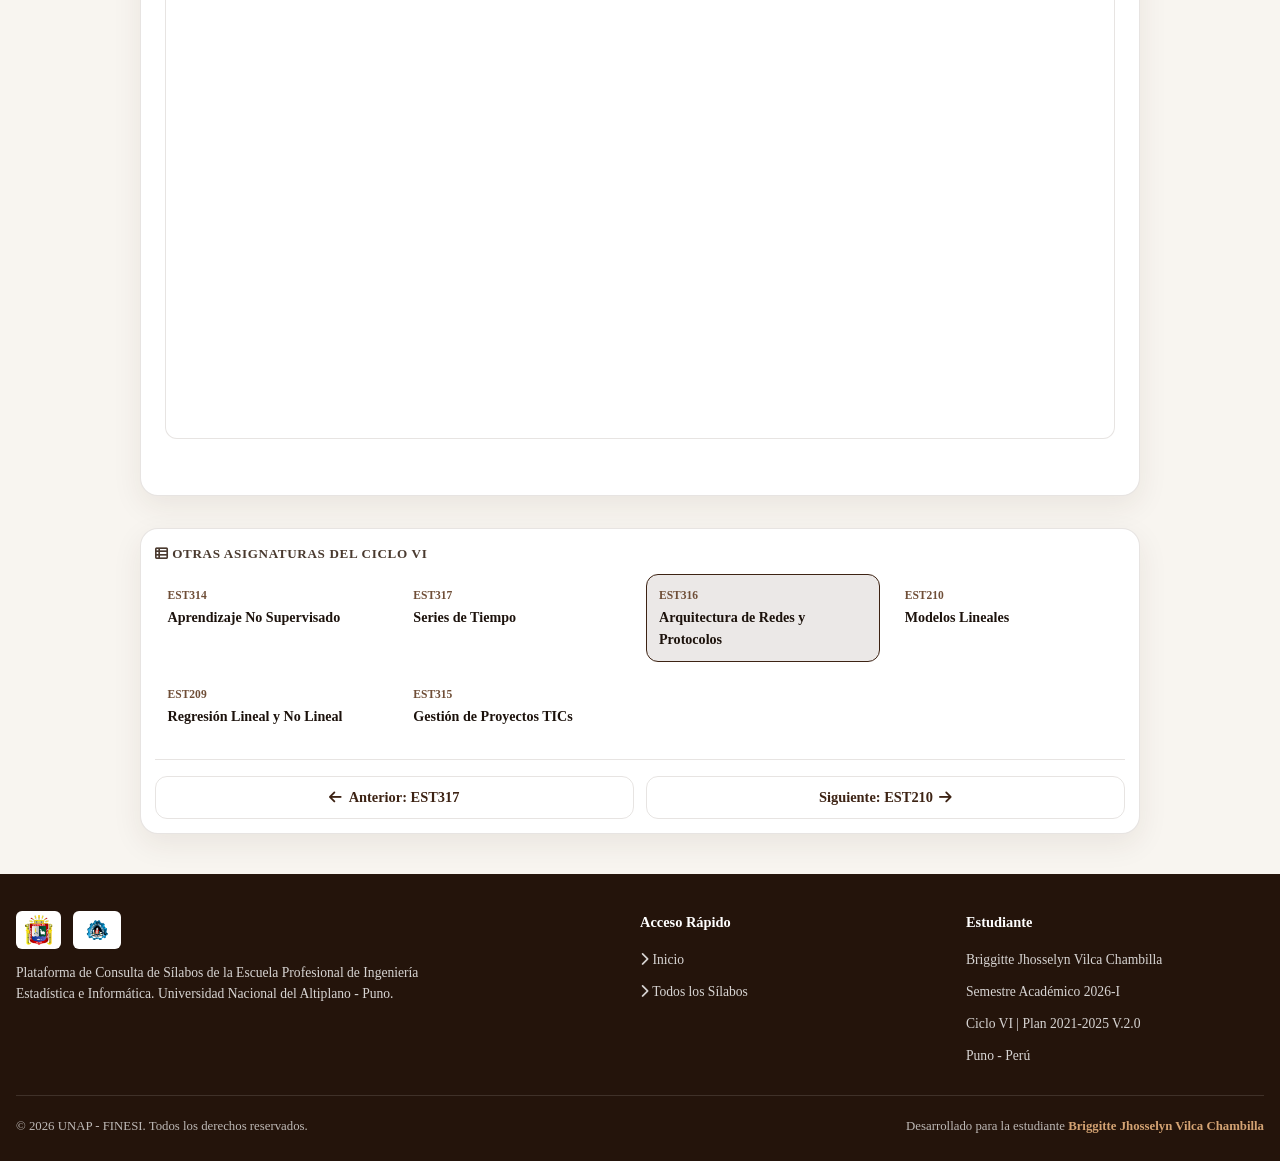
<file: paginas_silabos/arquitectura_de_redes_y_protocolos.html>
<!DOCTYPE html>
<html lang="es" data-theme="light">
<head>
  <meta charset="UTF-8">
  <meta name="viewport" content="width=device-width, initial-scale=1.0, maximum-scale=5.0">
  <title>Sílabo: Arquitectura de Redes y Protocolos (EST316) | Briggitte Jhosselyn Vilca Chambilla - UNAP FINESI</title>
  
  <meta name="description" content="Sílabo oficial de Arquitectura de Redes y Protocolos (EST316) - Ingeniería Estadística e Informática UNAP. Estudiante Briggitte Jhosselyn Vilca Chambilla.">
  <meta name="author" content="Briggitte Jhosselyn Vilca Chambilla">

  <!-- Favicon / Logo de Pestaña -->
  <link rel="icon" type="image/png" href="../logos/logopaginaweb.png">

  <!-- Font Awesome Icons -->
  <link rel="stylesheet" href="https://cdnjs.cloudflare.com/ajax/libs/font-awesome/6.4.0/css/all.min.css">
  
  <!-- Main Stylesheet -->
  <link rel="stylesheet" href="../css/styles.css">
</head>
<body>

  <!-- Top Navigation Header -->
  <header class="navbar">
    <div class="navbar-container">
      <a href="../index.html" class="brand-section">
        <div class="brand-logos">
          <img src="../logos/logo_universidad.png" alt="Logo UNAP" class="brand-logo-img">
          <div class="brand-divider"></div>
          <img src="../logos/logo_facultad.png" alt="Logo FINESI" class="brand-logo-img">
        </div>
        <div class="brand-titles">
          <span class="brand-title">UNAP | FINESI</span>
          <span class="brand-subtitle">Ingeniería Estadística e Informática</span>
        </div>
      </a>

      <nav>
        <ul class="nav-menu">
          <li>
            <a href="../index.html" class="nav-link">
              <i class="fas fa-home"></i> Inicio
            </a>
          </li>
          <li>
            <a href="../silabos.html" class="nav-link active">
              <i class="fas fa-book"></i> Catálogo Sílabos
            </a>
          </li>
        </ul>
      </nav>

      <div class="controls-group">
        <div class="user-badge" title="Estudiante de Ingeniería Estadística e Informática">
          <div class="user-avatar">BV</div>
          <div class="user-info">
            <span class="user-name">Briggitte J. Vilca Chambilla</span>
            <span class="user-role">Ciclo VI - 2026-I</span>
          </div>
        </div>

        <button class="theme-toggle-btn" aria-label="Cambiar tema de color" title="Alternar Modo Oscuro/Claro">
          <i class="fas fa-moon"></i>
        </button>
      </div>
    </div>
  </header>

  <!-- Page Breadcrumb Banner -->
  <section style="background: var(--primary-navy); color: #FFFFFF; padding: 1.25rem 1rem; border-bottom: 1px solid var(--border-color);">
    <div style="max-width: 1000px; margin: 0 auto; display: flex; flex-direction: column; gap: 0.85rem;">
      <div>
        <div style="font-size: 0.8rem; text-transform: uppercase; letter-spacing: 0.05em; opacity: 0.85; margin-bottom: 0.25rem;">
          <a href="../index.html" style="color: var(--accent-cyan); text-decoration: none;">Inicio</a> / 
          <a href="../silabos.html" style="color: var(--accent-cyan); text-decoration: none;">Sílabos</a> / 
          <span style="color: #FFFFFF;">EST316</span>
        </div>
        <h2 style="font-size: clamp(1.3rem, 4vw, 1.75rem); font-weight: 700; line-height: 1.2;">Arquitectura de Redes y Protocolos</h2>
      </div>
      
      <div style="display: flex; gap: 0.5rem; flex-wrap: wrap; width: 100%;">
        <a href="../silabos/arquitectura_de redes_y_protocolos.pdf" target="_blank" class="btn btn-primary" style="background: var(--accent-gold); color: #000; flex: 1;">
          <i class="fas fa-file-pdf"></i> Abrir Archivo Original
        </a>
        <button onclick="window.print()" class="btn btn-outline" style="color: #FFFFFF; border-color: rgba(255,255,255,0.4);">
          <i class="fas fa-print"></i> Imprimir
        </button>
      </div>
    </div>
  </section>

  <!-- Main Syllabus Content - 100% CONTENIDO VERTICAL CONTINUO SIN PESTAÑAS -->
  <main class="main-content" style="margin-top: 1.5rem;">
    <div style="max-width: 1000px; margin: 0 auto; display: flex; flex-direction: column; gap: 2rem;">
      
      <!-- Detalle Principal de la Asignatura -->
      <article class="syllabi-main-view" style="width: 100%;">
        
        <!-- Encabezado del Curso -->
        <div style="display: flex; flex-direction: column; gap: 0.75rem; margin-bottom: 1.5rem; padding-bottom: 1.25rem; border-bottom: 2px solid var(--border-color);">
          <div style="display: flex; align-items: center; gap: 0.5rem; flex-wrap: wrap;">
            <span class="course-code-badge" style="font-size: 0.85rem; padding: 0.3rem 0.75rem;">
              <i class="fas fa-bookmark"></i> CÓDIGO: EST316
            </span>
            <span class="course-category-tag" style="font-size: 0.8rem; padding: 0.25rem 0.75rem;">
              Estudios de Especialidad
            </span>
            <span style="font-size: 0.8rem; font-weight: 700; color: var(--text-muted); background: var(--bg-main); padding: 0.25rem 0.75rem; border-radius: var(--radius-full); border: 1px solid var(--border-color);">
              Ciclo VI | Semestre 2026-I
            </span>
          </div>
          <h1 style="font-size: clamp(1.5rem, 4.5vw, 2.2rem); font-weight: 700; color: var(--primary-navy); line-height: 1.25;">
            Arquitectura de Redes y Protocolos
          </h1>
        </div>

        <!-- 1. INFORMACIÓN GENERAL (VERTICAL) -->
        <section style="margin-bottom: 2.25rem;">
          <h3 class="section-title"><i class="fas fa-list-ul"></i> 1. Información General del Curso</h3>
          <div class="info-grid">
            <div class="info-card">
              <div class="info-card-label">Docente Responsable</div>
              <div class="info-card-value">Ing. Apaza Tarqui Alejandro</div>
              <div style="font-size: 0.78rem; color: var(--text-muted); margin-top: 0.2rem;">Nombrado, Profesor Principal</div>
            </div>
            <div class="info-card">
              <div class="info-card-label">Especialidad del Docente</div>
              <div class="info-card-value">Ing. Estadístico, Sistemas e Informática</div>
            </div>
            <div class="info-card">
              <div class="info-card-label">Créditos y Horas</div>
              <div class="info-card-value">3 Créditos (4 Horas Totales)</div>
              <div style="font-size: 0.78rem; color: var(--text-muted); margin-top: 0.2rem;">Teóricas: 2h | Prácticas: 2h</div>
            </div>
            <div class="info-card">
              <div class="info-card-label">Prerrequisito</div>
              <div class="info-card-value">ELE311 - Arquitectura de Computadoras</div>
            </div>
            <div class="info-card">
              <div class="info-card-label">Plan de Estudios</div>
              <div class="info-card-value">2021 - 2025 Versión 2.0</div>
            </div>
            <div class="info-card">
              <div class="info-card-label">Ambiente de Aprendizaje</div>
              <div class="info-card-value">Aula 205-A / Laboratorio de Redes</div>
            </div>
          </div>
        </section>

        <!-- 2. SUMILLA (VERTICAL) -->
        <section style="margin-bottom: 2.25rem;">
          <h3 class="section-title"><i class="fas fa-book-reader"></i> 2. Sumilla de la Asignatura</h3>
          <div style="background: var(--bg-main); padding: 1.25rem; border-radius: var(--radius-md); border: 1px solid var(--border-color); line-height: 1.65; font-size: 0.98rem; color: var(--text-main);">
            El curso de Arquitectura de Redes y Protocolos corresponde al área de estudios de especialidad, es de naturaleza teórica-práctica, cuyo propósito es proporcionar al estudiante la comprensión para implementar la organización de redes computacionales y los protocolos sobre las que se fundamenta su lógica de funcionamiento.
          </div>
        </section>

        <!-- 3. LOGRO DE APRENDIZAJE (VERTICAL) -->
        <section style="margin-bottom: 2.25rem;">
          <h3 class="section-title"><i class="fas fa-bullseye"></i> 3. Logro de Aprendizaje</h3>
          <div style="background: rgba(111, 78, 55, 0.12); padding: 1.25rem; border-radius: var(--radius-md); border-left: 4px solid var(--primary-accent); line-height: 1.65; font-size: 0.98rem; color: var(--text-main);">
            <strong>Competencia General Lograda:</strong> Comprende el fundamento de Arquitectura de Redes y Protocolos para diseño, configuración y administración de redes de telecomunicaciones utilizando herramientas de simulación.
          </div>
        </section>

        <!-- 4. UNIDADES DIDÁCTICAS Y SEMANAS (VERTICAL CONTINUO 1 A 18) -->
        <section style="margin-bottom: 2.25rem;">
          <h3 class="section-title"><i class="fas fa-calendar-alt"></i> 4. Tratamiento de Unidades Didácticas (Semanas 1 a 18)</h3>
          
          <div style="margin-bottom: 2rem;">
            <div style="background: var(--primary-navy); color: #FFFFFF; padding: 0.85rem 1.15rem; border-radius: var(--radius-md); margin-bottom: 1rem;">
              <h4 style="font-size: clamp(1rem, 3.5vw, 1.15rem); font-weight: 700;">UNIDAD I: Fundamentos de Comunicación de Datos y Arquitectura de Redes</h4>
              <p style="font-size: 0.82rem; opacity: 0.9; margin-top: 0.2rem;"><strong>Duración:</strong> 30 de Marzo al 1 de Junio del 2026 (36 horas)</p>
            </div>
            <p style="font-size: 0.9rem; color: var(--text-muted); margin-bottom: 1rem;"><strong>Logro de Unidad:</strong> Determina las condiciones técnicas y arquitectónicas del funcionamiento de Redes Informáticas tomando en cuenta arquitectura, medios y protocolos.</p>

            <div class="weeks-container">
              
                <div class="week-card">
                  <span class="week-badge">Semana 1</span>
                  <div class="week-topic">Conceptos, elementos y dispositivos de arquitectura de redes.</div>
                </div>
                <div class="week-card">
                  <span class="week-badge">Semana 2</span>
                  <div class="week-topic">Conmutación, modulación y multiplexación en transmisión de datos.</div>
                </div>
                <div class="week-card">
                  <span class="week-badge">Semana 3</span>
                  <div class="week-topic">Modelo OSI y pila de protocolos TCP/IP.</div>
                </div>
                <div class="week-card">
                  <span class="week-badge">Semana 4</span>
                  <div class="week-topic">Capa Física: Medios de transmisión guiados y no guiados.</div>
                </div>
                <div class="week-card">
                  <span class="week-badge">Semana 5</span>
                  <div class="week-topic">Capa de Enlace de Datos: Control de acceso al medio y Ethernet.</div>
                </div>
                <div class="week-card">
                  <span class="week-badge">Semana 6</span>
                  <div class="week-topic">Direccionamiento IP v4 y Subnetting (VLSM).</div>
                </div>
                <div class="week-card">
                  <span class="week-badge">Semana 7</span>
                  <div class="week-topic">Direccionamiento IPv6 y transición tecnológica.</div>
                </div>
                <div class="week-card">
                  <span class="week-badge">Semana 8</span>
                  <div class="week-topic">Capa de Red: Enrutamiento estático y dinámico.</div>
                </div>
                <div class="week-card">
                  <span class="week-badge">Semana 9</span>
                  <div class="week-topic">Evaluación Parcial I de Simulación de Redes.</div>
                </div>
            </div>
          </div>
          <div style="margin-bottom: 2rem;">
            <div style="background: var(--primary-navy); color: #FFFFFF; padding: 0.85rem 1.15rem; border-radius: var(--radius-md); margin-bottom: 1rem;">
              <h4 style="font-size: clamp(1rem, 3.5vw, 1.15rem); font-weight: 700;">UNIDAD II: Servicios de Red, Seguridad y Simulación Organizacional</h4>
              <p style="font-size: 0.82rem; opacity: 0.9; margin-top: 0.2rem;"><strong>Duración:</strong> 2 de Junio al 31 de Julio del 2026 (36 horas)</p>
            </div>
            <p style="font-size: 0.9rem; color: var(--text-muted); margin-bottom: 1rem;"><strong>Logro de Unidad:</strong> Diseña y simula la infraestructura de red de una organización integrando servicios y políticas de seguridad informática.</p>

            <div class="weeks-container">
              
                <div class="week-card">
                  <span class="week-badge">Semana 10</span>
                  <div class="week-topic">Capa de Transporte: TCP vs UDP, puertos y sockets.</div>
                </div>
                <div class="week-card">
                  <span class="week-badge">Semana 11</span>
                  <div class="week-topic">Servicios de Aplicación: DNS, DHCP, HTTP, FTP, SSH.</div>
                </div>
                <div class="week-card">
                  <span class="week-badge">Semana 12</span>
                  <div class="week-topic">Configuración de VLANs y Trunking IEEE 802.1Q.</div>
                </div>
                <div class="week-card">
                  <span class="week-badge">Semana 13</span>
                  <div class="week-topic">Seguridad en Redes: Firewalls, ACLs y VPNs.</div>
                </div>
                <div class="week-card">
                  <span class="week-badge">Semana 14</span>
                  <div class="week-topic">Redes Inalámbricas Wi-Fi y protocolos de cifrado (WPA3).</div>
                </div>
                <div class="week-card">
                  <span class="week-badge">Semana 15</span>
                  <div class="week-topic">Monitoreo y análisis de tráfico con Wireshark y Packet Tracer.</div>
                </div>
                <div class="week-card">
                  <span class="week-badge">Semana 16</span>
                  <div class="week-topic">Diseño integral de topología de red empresarial.</div>
                </div>
                <div class="week-card">
                  <span class="week-badge">Semana 17</span>
                  <div class="week-topic">Sustentación de Proyecto de Simulación de Red.</div>
                </div>
                <div class="week-card">
                  <span class="week-badge">Semana 18</span>
                  <div class="week-topic">Examen Final II.</div>
                </div>
            </div>
          </div>
        </section>

        <!-- 5. SISTEMA DE EVALUACIÓN Y METODOLOGÍA (VERTICAL) -->
        <section style="margin-bottom: 2.25rem;">
          <h3 class="section-title"><i class="fas fa-chart-pie"></i> 5. Sistema de Evaluación y Metodología</h3>
          <div style="display: grid; grid-template-columns: repeat(auto-fit, minmax(200px, 1fr)); gap: 1rem; margin-bottom: 1.25rem;">
            <div class="info-card">
              <div class="info-card-label">Exámenes Teórico-Prácticos</div>
              <div class="info-card-value">40% Promedio Ponderado</div>
            </div>
            <div class="info-card">
              <div class="info-card-label">Trabajos Aplicativos / Portafolio</div>
              <div class="info-card-value">35% Seguimiento Continuo</div>
            </div>
            <div class="info-card">
              <div class="info-card-label">Laboratorios / Sustentación</div>
              <div class="info-card-value">25% Evaluación Continua</div>
            </div>
          </div>

          <div style="background: var(--bg-main); padding: 1.25rem; border-radius: var(--radius-md); border: 1px solid var(--border-color);">
            <strong style="color: var(--primary-navy); display: block; margin-bottom: 0.5rem; font-size: 1.05rem;">Estrategias Metodológicas:</strong>
            <ul style="padding-left: 1.25rem; line-height: 1.8; color: var(--text-main); font-size: 0.95rem;">
              <li>Clases magistrales activas y desarrollo práctico de laboratorios computacionales.</li>
              <li>Resolución de problemas reales aplicados a la Ingeniería Estadística e Informática.</li>
              <li>Uso obligatorio de software especializado y portafolios digitales de evidencias.</li>
            </ul>
          </div>
        </section>

        <!-- 6. DOCUMENTO OFICIAL (VERTICAL) -->
        <section style="margin-bottom: 2rem;">
          <h3 class="section-title"><i class="fas fa-file-pdf"></i> 6. Documento Oficial del Sílabo</h3>
          <div style="display: flex; flex-direction: column; gap: 1rem;">
            <a href="../silabos/arquitectura_de redes_y_protocolos.pdf" target="_blank" class="btn btn-primary" style="width: 100%;">
              <i class="fas fa-external-link-alt"></i> Abrir o Descargar Documento Original Completo
            </a>
            <div class="document-viewer-wrapper">
              <iframe src="../silabos/arquitectura_de redes_y_protocolos.pdf" class="document-viewer-iframe" title="Visor de Sílabo EST316"></iframe>
            </div>
          </div>
        </section>

      </article>

      <!-- 7. OTRAS ASIGNATURAS Y NAVEGACIÓN ENTRE CURSOS (VERTICAL EN PIE DE PÁGINA) -->
      <aside class="syllabi-sidebar" style="position: static; width: 100%;">
        <h3 class="sidebar-title"><i class="fas fa-th-list"></i> Otras Asignaturas del Ciclo VI</h3>
        <ul class="course-nav-list" style="display: grid; grid-template-columns: repeat(auto-fit, minmax(200px, 1fr)); gap: 0.75rem;">
          
          <li>
            <a href="aprendizaje_no_supervisado.html" class="course-nav-item " style="text-decoration: none;">
              <span class="course-nav-code">EST314</span>
              <span class="course-nav-name">Aprendizaje No Supervisado</span>
            </a>
          </li>
          <li>
            <a href="series_de_tiempo.html" class="course-nav-item " style="text-decoration: none;">
              <span class="course-nav-code">EST317</span>
              <span class="course-nav-name">Series de Tiempo</span>
            </a>
          </li>
          <li>
            <a href="arquitectura_de_redes_y_protocolos.html" class="course-nav-item active" style="text-decoration: none;">
              <span class="course-nav-code">EST316</span>
              <span class="course-nav-name">Arquitectura de Redes y Protocolos</span>
            </a>
          </li>
          <li>
            <a href="modelos_lineales.html" class="course-nav-item " style="text-decoration: none;">
              <span class="course-nav-code">EST210</span>
              <span class="course-nav-name">Modelos Lineales</span>
            </a>
          </li>
          <li>
            <a href="regresion_lineal_y_no_lineal.html" class="course-nav-item " style="text-decoration: none;">
              <span class="course-nav-code">EST209</span>
              <span class="course-nav-name">Regresión Lineal y No Lineal</span>
            </a>
          </li>
          <li>
            <a href="gestion_de_proyectos_tics.html" class="course-nav-item " style="text-decoration: none;">
              <span class="course-nav-code">EST315</span>
              <span class="course-nav-name">Gestión de Proyectos TICs</span>
            </a>
          </li>
        </ul>

        <div style="margin-top: 1.25rem; padding-top: 1rem; border-top: 1px solid var(--border-color); display: flex; gap: 0.75rem; flex-wrap: wrap;">
          <a href="series_de_tiempo.html" class="btn btn-outline" style="font-size: 0.9rem; flex: 1; justify-content: center;">
            <i class="fas fa-arrow-left"></i> Anterior: EST317
          </a>
          <a href="modelos_lineales.html" class="btn btn-outline" style="font-size: 0.9rem; flex: 1; justify-content: center;">
            Siguiente: EST210 <i class="fas fa-arrow-right"></i>
          </a>
        </div>
      </aside>

    </div>
  </main>

  <!-- Footer -->
  <footer class="footer">
    <div class="footer-container">
      <div class="footer-brand">
        <div class="footer-logos">
          <img src="../logos/logo_universidad.png" alt="UNAP Logo" class="footer-logo-img">
          <img src="../logos/logo_facultad.png" alt="FINESI Logo" class="footer-logo-img">
        </div>
        <p class="footer-desc">
          Plataforma de Consulta de Sílabos de la Escuela Profesional de Ingeniería Estadística e Informática. Universidad Nacional del Altiplano - Puno.
        </p>
      </div>

      <div>
        <h4 class="footer-col-title">Acceso Rápido</h4>
        <ul class="footer-links">
          <li><a href="../index.html" class="footer-link"><i class="fas fa-chevron-right"></i> Inicio</a></li>
          <li><a href="../silabos.html" class="footer-link"><i class="fas fa-chevron-right"></i> Todos los Sílabos</a></li>
        </ul>
      </div>

      <div>
        <h4 class="footer-col-title">Estudiante</h4>
        <ul class="footer-links">
          <li><span class="footer-link">Briggitte Jhosselyn Vilca Chambilla</span></li>
          <li><span class="footer-link">Semestre Académico 2026-I</span></li>
          <li><span class="footer-link">Ciclo VI | Plan 2021-2025 V.2.0</span></li>
          <li><span class="footer-link">Puno - Perú</span></li>
        </ul>
      </div>
    </div>

    <div class="footer-bottom">
      <div>&copy; 2026 UNAP - FINESI. Todos los derechos reservados.</div>
      <div>Desarrollado para la estudiante <span class="footer-credit">Briggitte Jhosselyn Vilca Chambilla</span></div>
    </div>
  </footer>

  <!-- Theme Toggle Script -->
  <script>
    document.addEventListener('DOMContentLoaded', () => {
      const savedTheme = localStorage.getItem('theme') || 'light';
      document.documentElement.setAttribute('data-theme', savedTheme);
      
      const themeBtn = document.querySelector('.theme-toggle-btn');
      if (themeBtn) {
        themeBtn.addEventListener('click', () => {
          const curr = document.documentElement.getAttribute('data-theme');
          const next = curr === 'dark' ? 'light' : 'dark';
          document.documentElement.setAttribute('data-theme', next);
          localStorage.setItem('theme', next);
          const icon = themeBtn.querySelector('i');
          if (icon) icon.className = next === 'dark' ? 'fas fa-sun' : 'fas fa-moon';
        });
      }
    });
  </script>
</body>
</html>
</file>
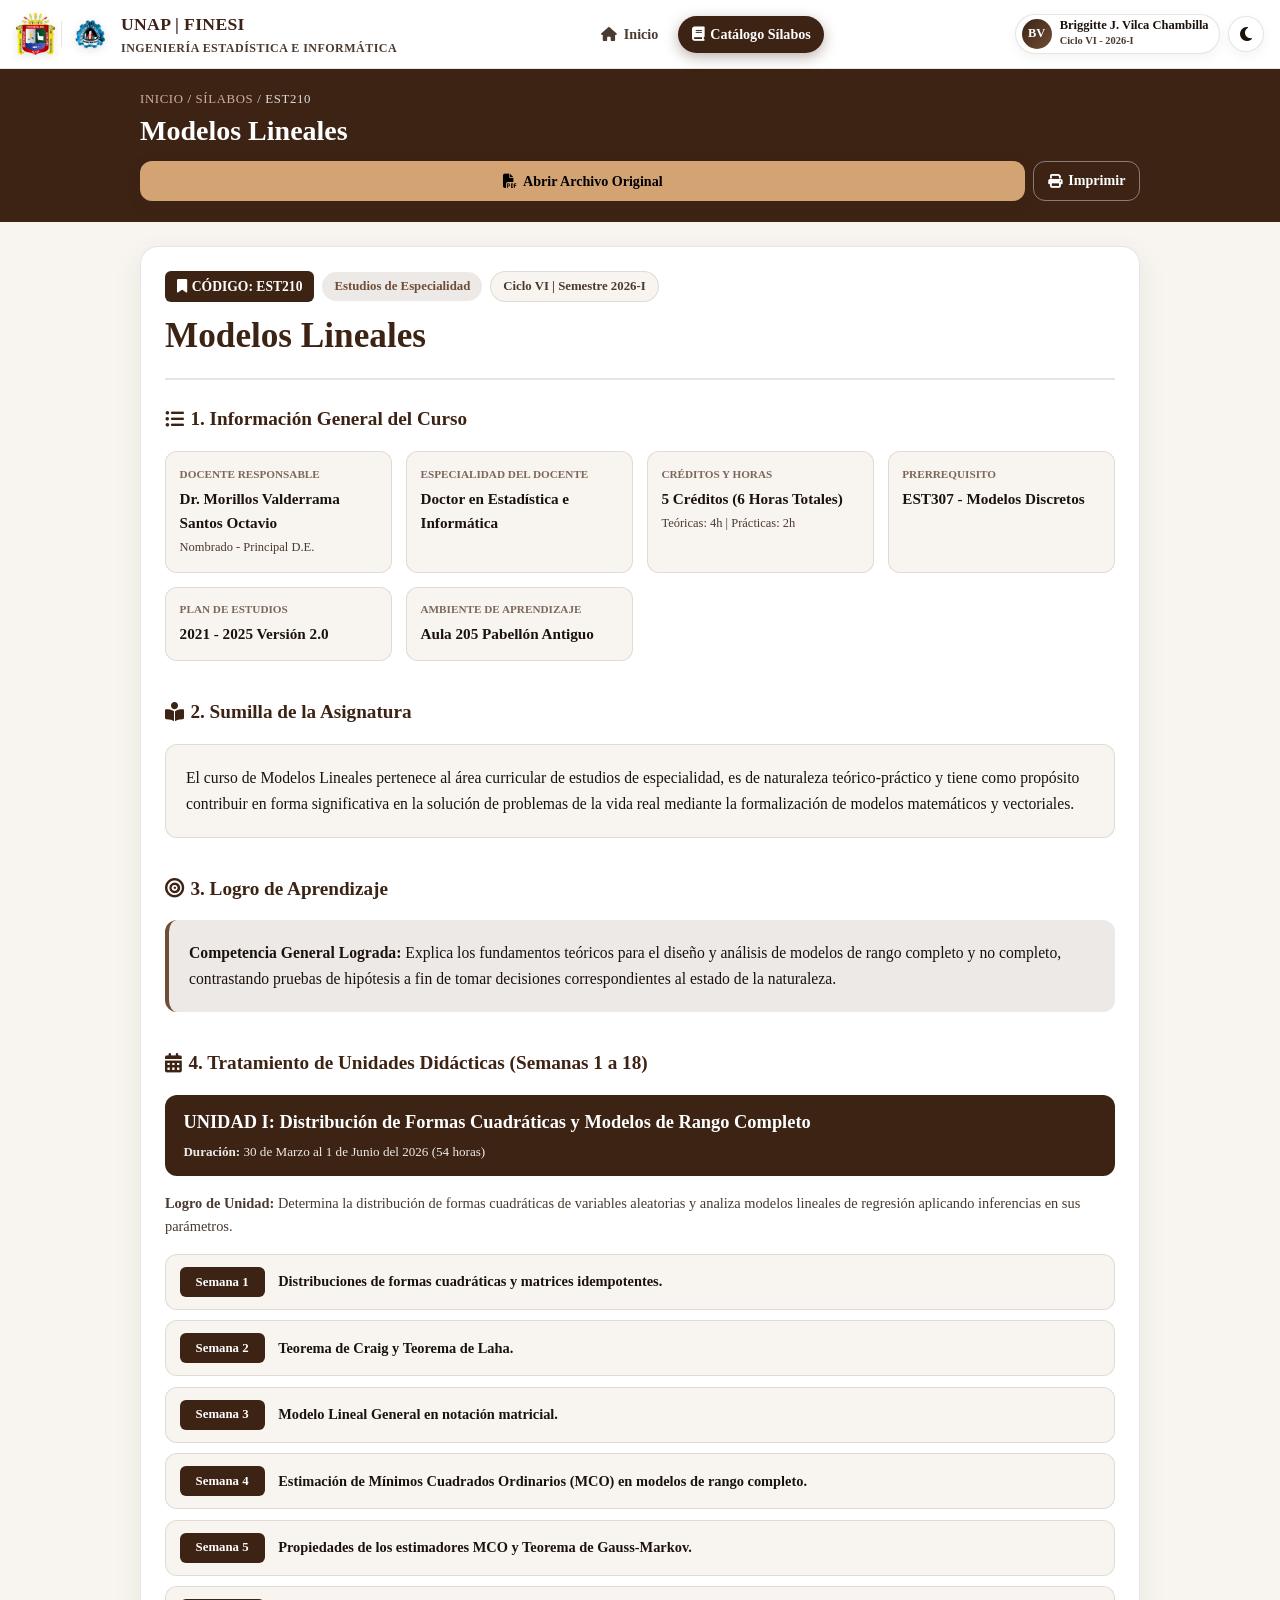
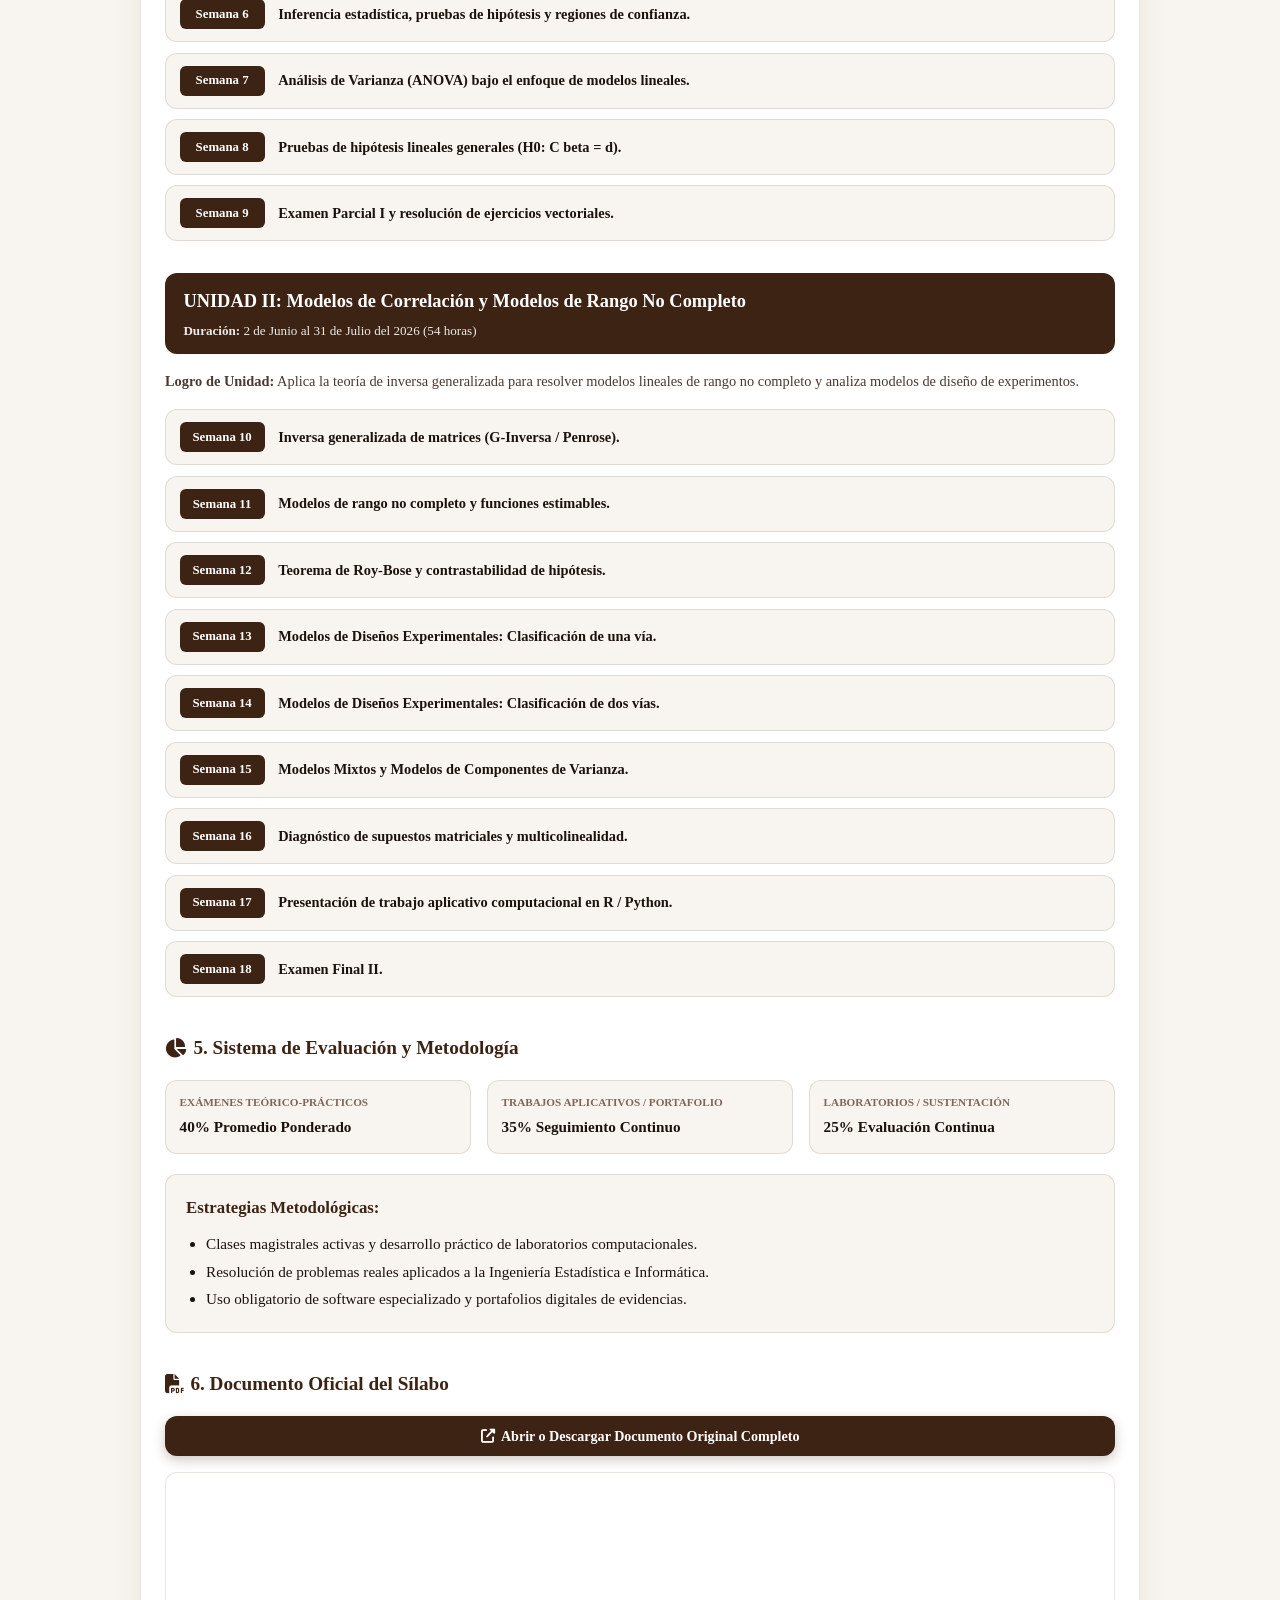
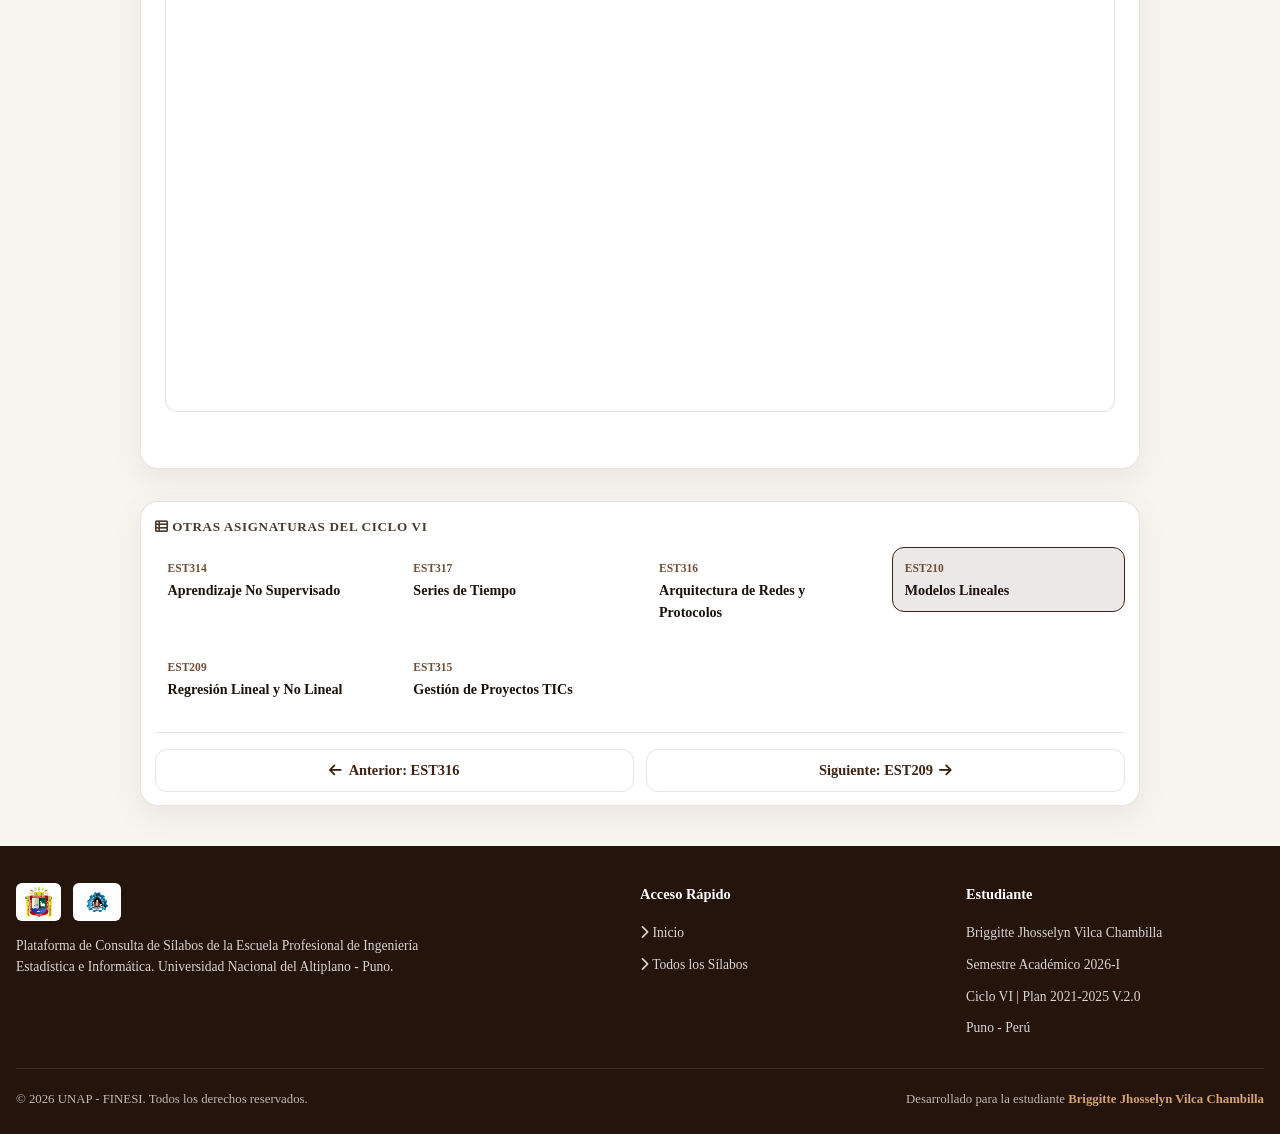
<file: paginas_silabos/modelos_lineales.html>
<!DOCTYPE html>
<html lang="es" data-theme="light">
<head>
  <meta charset="UTF-8">
  <meta name="viewport" content="width=device-width, initial-scale=1.0, maximum-scale=5.0">
  <title>Sílabo: Modelos Lineales (EST210) | Briggitte Jhosselyn Vilca Chambilla - UNAP FINESI</title>
  
  <meta name="description" content="Sílabo oficial de Modelos Lineales (EST210) - Ingeniería Estadística e Informática UNAP. Estudiante Briggitte Jhosselyn Vilca Chambilla.">
  <meta name="author" content="Briggitte Jhosselyn Vilca Chambilla">

  <!-- Favicon / Logo de Pestaña -->
  <link rel="icon" type="image/png" href="../logos/logopaginaweb.png">

  <!-- Font Awesome Icons -->
  <link rel="stylesheet" href="https://cdnjs.cloudflare.com/ajax/libs/font-awesome/6.4.0/css/all.min.css">
  
  <!-- Main Stylesheet -->
  <link rel="stylesheet" href="../css/styles.css">
</head>
<body>

  <!-- Top Navigation Header -->
  <header class="navbar">
    <div class="navbar-container">
      <a href="../index.html" class="brand-section">
        <div class="brand-logos">
          <img src="../logos/logo_universidad.png" alt="Logo UNAP" class="brand-logo-img">
          <div class="brand-divider"></div>
          <img src="../logos/logo_facultad.png" alt="Logo FINESI" class="brand-logo-img">
        </div>
        <div class="brand-titles">
          <span class="brand-title">UNAP | FINESI</span>
          <span class="brand-subtitle">Ingeniería Estadística e Informática</span>
        </div>
      </a>

      <nav>
        <ul class="nav-menu">
          <li>
            <a href="../index.html" class="nav-link">
              <i class="fas fa-home"></i> Inicio
            </a>
          </li>
          <li>
            <a href="../silabos.html" class="nav-link active">
              <i class="fas fa-book"></i> Catálogo Sílabos
            </a>
          </li>
        </ul>
      </nav>

      <div class="controls-group">
        <div class="user-badge" title="Estudiante de Ingeniería Estadística e Informática">
          <div class="user-avatar">BV</div>
          <div class="user-info">
            <span class="user-name">Briggitte J. Vilca Chambilla</span>
            <span class="user-role">Ciclo VI - 2026-I</span>
          </div>
        </div>

        <button class="theme-toggle-btn" aria-label="Cambiar tema de color" title="Alternar Modo Oscuro/Claro">
          <i class="fas fa-moon"></i>
        </button>
      </div>
    </div>
  </header>

  <!-- Page Breadcrumb Banner -->
  <section style="background: var(--primary-navy); color: #FFFFFF; padding: 1.25rem 1rem; border-bottom: 1px solid var(--border-color);">
    <div style="max-width: 1000px; margin: 0 auto; display: flex; flex-direction: column; gap: 0.85rem;">
      <div>
        <div style="font-size: 0.8rem; text-transform: uppercase; letter-spacing: 0.05em; opacity: 0.85; margin-bottom: 0.25rem;">
          <a href="../index.html" style="color: var(--accent-cyan); text-decoration: none;">Inicio</a> / 
          <a href="../silabos.html" style="color: var(--accent-cyan); text-decoration: none;">Sílabos</a> / 
          <span style="color: #FFFFFF;">EST210</span>
        </div>
        <h2 style="font-size: clamp(1.3rem, 4vw, 1.75rem); font-weight: 700; line-height: 1.2;">Modelos Lineales</h2>
      </div>
      
      <div style="display: flex; gap: 0.5rem; flex-wrap: wrap; width: 100%;">
        <a href="../silabos/modelos_lineales.pdf" target="_blank" class="btn btn-primary" style="background: var(--accent-gold); color: #000; flex: 1;">
          <i class="fas fa-file-pdf"></i> Abrir Archivo Original
        </a>
        <button onclick="window.print()" class="btn btn-outline" style="color: #FFFFFF; border-color: rgba(255,255,255,0.4);">
          <i class="fas fa-print"></i> Imprimir
        </button>
      </div>
    </div>
  </section>

  <!-- Main Syllabus Content - 100% CONTENIDO VERTICAL CONTINUO SIN PESTAÑAS -->
  <main class="main-content" style="margin-top: 1.5rem;">
    <div style="max-width: 1000px; margin: 0 auto; display: flex; flex-direction: column; gap: 2rem;">
      
      <!-- Detalle Principal de la Asignatura -->
      <article class="syllabi-main-view" style="width: 100%;">
        
        <!-- Encabezado del Curso -->
        <div style="display: flex; flex-direction: column; gap: 0.75rem; margin-bottom: 1.5rem; padding-bottom: 1.25rem; border-bottom: 2px solid var(--border-color);">
          <div style="display: flex; align-items: center; gap: 0.5rem; flex-wrap: wrap;">
            <span class="course-code-badge" style="font-size: 0.85rem; padding: 0.3rem 0.75rem;">
              <i class="fas fa-bookmark"></i> CÓDIGO: EST210
            </span>
            <span class="course-category-tag" style="font-size: 0.8rem; padding: 0.25rem 0.75rem;">
              Estudios de Especialidad
            </span>
            <span style="font-size: 0.8rem; font-weight: 700; color: var(--text-muted); background: var(--bg-main); padding: 0.25rem 0.75rem; border-radius: var(--radius-full); border: 1px solid var(--border-color);">
              Ciclo VI | Semestre 2026-I
            </span>
          </div>
          <h1 style="font-size: clamp(1.5rem, 4.5vw, 2.2rem); font-weight: 700; color: var(--primary-navy); line-height: 1.25;">
            Modelos Lineales
          </h1>
        </div>

        <!-- 1. INFORMACIÓN GENERAL (VERTICAL) -->
        <section style="margin-bottom: 2.25rem;">
          <h3 class="section-title"><i class="fas fa-list-ul"></i> 1. Información General del Curso</h3>
          <div class="info-grid">
            <div class="info-card">
              <div class="info-card-label">Docente Responsable</div>
              <div class="info-card-value">Dr. Morillos Valderrama Santos Octavio</div>
              <div style="font-size: 0.78rem; color: var(--text-muted); margin-top: 0.2rem;">Nombrado - Principal D.E.</div>
            </div>
            <div class="info-card">
              <div class="info-card-label">Especialidad del Docente</div>
              <div class="info-card-value">Doctor en Estadística e Informática</div>
            </div>
            <div class="info-card">
              <div class="info-card-label">Créditos y Horas</div>
              <div class="info-card-value">5 Créditos (6 Horas Totales)</div>
              <div style="font-size: 0.78rem; color: var(--text-muted); margin-top: 0.2rem;">Teóricas: 4h | Prácticas: 2h</div>
            </div>
            <div class="info-card">
              <div class="info-card-label">Prerrequisito</div>
              <div class="info-card-value">EST307 - Modelos Discretos</div>
            </div>
            <div class="info-card">
              <div class="info-card-label">Plan de Estudios</div>
              <div class="info-card-value">2021 - 2025 Versión 2.0</div>
            </div>
            <div class="info-card">
              <div class="info-card-label">Ambiente de Aprendizaje</div>
              <div class="info-card-value">Aula 205 Pabellón Antiguo</div>
            </div>
          </div>
        </section>

        <!-- 2. SUMILLA (VERTICAL) -->
        <section style="margin-bottom: 2.25rem;">
          <h3 class="section-title"><i class="fas fa-book-reader"></i> 2. Sumilla de la Asignatura</h3>
          <div style="background: var(--bg-main); padding: 1.25rem; border-radius: var(--radius-md); border: 1px solid var(--border-color); line-height: 1.65; font-size: 0.98rem; color: var(--text-main);">
            El curso de Modelos Lineales pertenece al área curricular de estudios de especialidad, es de naturaleza teórico-práctico y tiene como propósito contribuir en forma significativa en la solución de problemas de la vida real mediante la formalización de modelos matemáticos y vectoriales.
          </div>
        </section>

        <!-- 3. LOGRO DE APRENDIZAJE (VERTICAL) -->
        <section style="margin-bottom: 2.25rem;">
          <h3 class="section-title"><i class="fas fa-bullseye"></i> 3. Logro de Aprendizaje</h3>
          <div style="background: rgba(111, 78, 55, 0.12); padding: 1.25rem; border-radius: var(--radius-md); border-left: 4px solid var(--primary-accent); line-height: 1.65; font-size: 0.98rem; color: var(--text-main);">
            <strong>Competencia General Lograda:</strong> Explica los fundamentos teóricos para el diseño y análisis de modelos de rango completo y no completo, contrastando pruebas de hipótesis a fin de tomar decisiones correspondientes al estado de la naturaleza.
          </div>
        </section>

        <!-- 4. UNIDADES DIDÁCTICAS Y SEMANAS (VERTICAL CONTINUO 1 A 18) -->
        <section style="margin-bottom: 2.25rem;">
          <h3 class="section-title"><i class="fas fa-calendar-alt"></i> 4. Tratamiento de Unidades Didácticas (Semanas 1 a 18)</h3>
          
          <div style="margin-bottom: 2rem;">
            <div style="background: var(--primary-navy); color: #FFFFFF; padding: 0.85rem 1.15rem; border-radius: var(--radius-md); margin-bottom: 1rem;">
              <h4 style="font-size: clamp(1rem, 3.5vw, 1.15rem); font-weight: 700;">UNIDAD I: Distribución de Formas Cuadráticas y Modelos de Rango Completo</h4>
              <p style="font-size: 0.82rem; opacity: 0.9; margin-top: 0.2rem;"><strong>Duración:</strong> 30 de Marzo al 1 de Junio del 2026 (54 horas)</p>
            </div>
            <p style="font-size: 0.9rem; color: var(--text-muted); margin-bottom: 1rem;"><strong>Logro de Unidad:</strong> Determina la distribución de formas cuadráticas de variables aleatorias y analiza modelos lineales de regresión aplicando inferencias en sus parámetros.</p>

            <div class="weeks-container">
              
                <div class="week-card">
                  <span class="week-badge">Semana 1</span>
                  <div class="week-topic">Distribuciones de formas cuadráticas y matrices idempotentes.</div>
                </div>
                <div class="week-card">
                  <span class="week-badge">Semana 2</span>
                  <div class="week-topic">Teorema de Craig y Teorema de Laha.</div>
                </div>
                <div class="week-card">
                  <span class="week-badge">Semana 3</span>
                  <div class="week-topic">Modelo Lineal General en notación matricial.</div>
                </div>
                <div class="week-card">
                  <span class="week-badge">Semana 4</span>
                  <div class="week-topic">Estimación de Mínimos Cuadrados Ordinarios (MCO) en modelos de rango completo.</div>
                </div>
                <div class="week-card">
                  <span class="week-badge">Semana 5</span>
                  <div class="week-topic">Propiedades de los estimadores MCO y Teorema de Gauss-Markov.</div>
                </div>
                <div class="week-card">
                  <span class="week-badge">Semana 6</span>
                  <div class="week-topic">Inferencia estadística, pruebas de hipótesis y regiones de confianza.</div>
                </div>
                <div class="week-card">
                  <span class="week-badge">Semana 7</span>
                  <div class="week-topic">Análisis de Varianza (ANOVA) bajo el enfoque de modelos lineales.</div>
                </div>
                <div class="week-card">
                  <span class="week-badge">Semana 8</span>
                  <div class="week-topic">Pruebas de hipótesis lineales generales (H0: C beta = d).</div>
                </div>
                <div class="week-card">
                  <span class="week-badge">Semana 9</span>
                  <div class="week-topic">Examen Parcial I y resolución de ejercicios vectoriales.</div>
                </div>
            </div>
          </div>
          <div style="margin-bottom: 2rem;">
            <div style="background: var(--primary-navy); color: #FFFFFF; padding: 0.85rem 1.15rem; border-radius: var(--radius-md); margin-bottom: 1rem;">
              <h4 style="font-size: clamp(1rem, 3.5vw, 1.15rem); font-weight: 700;">UNIDAD II: Modelos de Correlación y Modelos de Rango No Completo</h4>
              <p style="font-size: 0.82rem; opacity: 0.9; margin-top: 0.2rem;"><strong>Duración:</strong> 2 de Junio al 31 de Julio del 2026 (54 horas)</p>
            </div>
            <p style="font-size: 0.9rem; color: var(--text-muted); margin-bottom: 1rem;"><strong>Logro de Unidad:</strong> Aplica la teoría de inversa generalizada para resolver modelos lineales de rango no completo y analiza modelos de diseño de experimentos.</p>

            <div class="weeks-container">
              
                <div class="week-card">
                  <span class="week-badge">Semana 10</span>
                  <div class="week-topic">Inversa generalizada de matrices (G-Inversa / Penrose).</div>
                </div>
                <div class="week-card">
                  <span class="week-badge">Semana 11</span>
                  <div class="week-topic">Modelos de rango no completo y funciones estimables.</div>
                </div>
                <div class="week-card">
                  <span class="week-badge">Semana 12</span>
                  <div class="week-topic">Teorema de Roy-Bose y contrastabilidad de hipótesis.</div>
                </div>
                <div class="week-card">
                  <span class="week-badge">Semana 13</span>
                  <div class="week-topic">Modelos de Diseños Experimentales: Clasificación de una vía.</div>
                </div>
                <div class="week-card">
                  <span class="week-badge">Semana 14</span>
                  <div class="week-topic">Modelos de Diseños Experimentales: Clasificación de dos vías.</div>
                </div>
                <div class="week-card">
                  <span class="week-badge">Semana 15</span>
                  <div class="week-topic">Modelos Mixtos y Modelos de Componentes de Varianza.</div>
                </div>
                <div class="week-card">
                  <span class="week-badge">Semana 16</span>
                  <div class="week-topic">Diagnóstico de supuestos matriciales y multicolinealidad.</div>
                </div>
                <div class="week-card">
                  <span class="week-badge">Semana 17</span>
                  <div class="week-topic">Presentación de trabajo aplicativo computacional en R / Python.</div>
                </div>
                <div class="week-card">
                  <span class="week-badge">Semana 18</span>
                  <div class="week-topic">Examen Final II.</div>
                </div>
            </div>
          </div>
        </section>

        <!-- 5. SISTEMA DE EVALUACIÓN Y METODOLOGÍA (VERTICAL) -->
        <section style="margin-bottom: 2.25rem;">
          <h3 class="section-title"><i class="fas fa-chart-pie"></i> 5. Sistema de Evaluación y Metodología</h3>
          <div style="display: grid; grid-template-columns: repeat(auto-fit, minmax(200px, 1fr)); gap: 1rem; margin-bottom: 1.25rem;">
            <div class="info-card">
              <div class="info-card-label">Exámenes Teórico-Prácticos</div>
              <div class="info-card-value">40% Promedio Ponderado</div>
            </div>
            <div class="info-card">
              <div class="info-card-label">Trabajos Aplicativos / Portafolio</div>
              <div class="info-card-value">35% Seguimiento Continuo</div>
            </div>
            <div class="info-card">
              <div class="info-card-label">Laboratorios / Sustentación</div>
              <div class="info-card-value">25% Evaluación Continua</div>
            </div>
          </div>

          <div style="background: var(--bg-main); padding: 1.25rem; border-radius: var(--radius-md); border: 1px solid var(--border-color);">
            <strong style="color: var(--primary-navy); display: block; margin-bottom: 0.5rem; font-size: 1.05rem;">Estrategias Metodológicas:</strong>
            <ul style="padding-left: 1.25rem; line-height: 1.8; color: var(--text-main); font-size: 0.95rem;">
              <li>Clases magistrales activas y desarrollo práctico de laboratorios computacionales.</li>
              <li>Resolución de problemas reales aplicados a la Ingeniería Estadística e Informática.</li>
              <li>Uso obligatorio de software especializado y portafolios digitales de evidencias.</li>
            </ul>
          </div>
        </section>

        <!-- 6. DOCUMENTO OFICIAL (VERTICAL) -->
        <section style="margin-bottom: 2rem;">
          <h3 class="section-title"><i class="fas fa-file-pdf"></i> 6. Documento Oficial del Sílabo</h3>
          <div style="display: flex; flex-direction: column; gap: 1rem;">
            <a href="../silabos/modelos_lineales.pdf" target="_blank" class="btn btn-primary" style="width: 100%;">
              <i class="fas fa-external-link-alt"></i> Abrir o Descargar Documento Original Completo
            </a>
            <div class="document-viewer-wrapper">
              <iframe src="../silabos/modelos_lineales.pdf" class="document-viewer-iframe" title="Visor de Sílabo EST210"></iframe>
            </div>
          </div>
        </section>

      </article>

      <!-- 7. OTRAS ASIGNATURAS Y NAVEGACIÓN ENTRE CURSOS (VERTICAL EN PIE DE PÁGINA) -->
      <aside class="syllabi-sidebar" style="position: static; width: 100%;">
        <h3 class="sidebar-title"><i class="fas fa-th-list"></i> Otras Asignaturas del Ciclo VI</h3>
        <ul class="course-nav-list" style="display: grid; grid-template-columns: repeat(auto-fit, minmax(200px, 1fr)); gap: 0.75rem;">
          
          <li>
            <a href="aprendizaje_no_supervisado.html" class="course-nav-item " style="text-decoration: none;">
              <span class="course-nav-code">EST314</span>
              <span class="course-nav-name">Aprendizaje No Supervisado</span>
            </a>
          </li>
          <li>
            <a href="series_de_tiempo.html" class="course-nav-item " style="text-decoration: none;">
              <span class="course-nav-code">EST317</span>
              <span class="course-nav-name">Series de Tiempo</span>
            </a>
          </li>
          <li>
            <a href="arquitectura_de_redes_y_protocolos.html" class="course-nav-item " style="text-decoration: none;">
              <span class="course-nav-code">EST316</span>
              <span class="course-nav-name">Arquitectura de Redes y Protocolos</span>
            </a>
          </li>
          <li>
            <a href="modelos_lineales.html" class="course-nav-item active" style="text-decoration: none;">
              <span class="course-nav-code">EST210</span>
              <span class="course-nav-name">Modelos Lineales</span>
            </a>
          </li>
          <li>
            <a href="regresion_lineal_y_no_lineal.html" class="course-nav-item " style="text-decoration: none;">
              <span class="course-nav-code">EST209</span>
              <span class="course-nav-name">Regresión Lineal y No Lineal</span>
            </a>
          </li>
          <li>
            <a href="gestion_de_proyectos_tics.html" class="course-nav-item " style="text-decoration: none;">
              <span class="course-nav-code">EST315</span>
              <span class="course-nav-name">Gestión de Proyectos TICs</span>
            </a>
          </li>
        </ul>

        <div style="margin-top: 1.25rem; padding-top: 1rem; border-top: 1px solid var(--border-color); display: flex; gap: 0.75rem; flex-wrap: wrap;">
          <a href="arquitectura_de_redes_y_protocolos.html" class="btn btn-outline" style="font-size: 0.9rem; flex: 1; justify-content: center;">
            <i class="fas fa-arrow-left"></i> Anterior: EST316
          </a>
          <a href="regresion_lineal_y_no_lineal.html" class="btn btn-outline" style="font-size: 0.9rem; flex: 1; justify-content: center;">
            Siguiente: EST209 <i class="fas fa-arrow-right"></i>
          </a>
        </div>
      </aside>

    </div>
  </main>

  <!-- Footer -->
  <footer class="footer">
    <div class="footer-container">
      <div class="footer-brand">
        <div class="footer-logos">
          <img src="../logos/logo_universidad.png" alt="UNAP Logo" class="footer-logo-img">
          <img src="../logos/logo_facultad.png" alt="FINESI Logo" class="footer-logo-img">
        </div>
        <p class="footer-desc">
          Plataforma de Consulta de Sílabos de la Escuela Profesional de Ingeniería Estadística e Informática. Universidad Nacional del Altiplano - Puno.
        </p>
      </div>

      <div>
        <h4 class="footer-col-title">Acceso Rápido</h4>
        <ul class="footer-links">
          <li><a href="../index.html" class="footer-link"><i class="fas fa-chevron-right"></i> Inicio</a></li>
          <li><a href="../silabos.html" class="footer-link"><i class="fas fa-chevron-right"></i> Todos los Sílabos</a></li>
        </ul>
      </div>

      <div>
        <h4 class="footer-col-title">Estudiante</h4>
        <ul class="footer-links">
          <li><span class="footer-link">Briggitte Jhosselyn Vilca Chambilla</span></li>
          <li><span class="footer-link">Semestre Académico 2026-I</span></li>
          <li><span class="footer-link">Ciclo VI | Plan 2021-2025 V.2.0</span></li>
          <li><span class="footer-link">Puno - Perú</span></li>
        </ul>
      </div>
    </div>

    <div class="footer-bottom">
      <div>&copy; 2026 UNAP - FINESI. Todos los derechos reservados.</div>
      <div>Desarrollado para la estudiante <span class="footer-credit">Briggitte Jhosselyn Vilca Chambilla</span></div>
    </div>
  </footer>

  <!-- Theme Toggle Script -->
  <script>
    document.addEventListener('DOMContentLoaded', () => {
      const savedTheme = localStorage.getItem('theme') || 'light';
      document.documentElement.setAttribute('data-theme', savedTheme);
      
      const themeBtn = document.querySelector('.theme-toggle-btn');
      if (themeBtn) {
        themeBtn.addEventListener('click', () => {
          const curr = document.documentElement.getAttribute('data-theme');
          const next = curr === 'dark' ? 'light' : 'dark';
          document.documentElement.setAttribute('data-theme', next);
          localStorage.setItem('theme', next);
          const icon = themeBtn.querySelector('i');
          if (icon) icon.className = next === 'dark' ? 'fas fa-sun' : 'fas fa-moon';
        });
      }
    });
  </script>
</body>
</html>
</file>
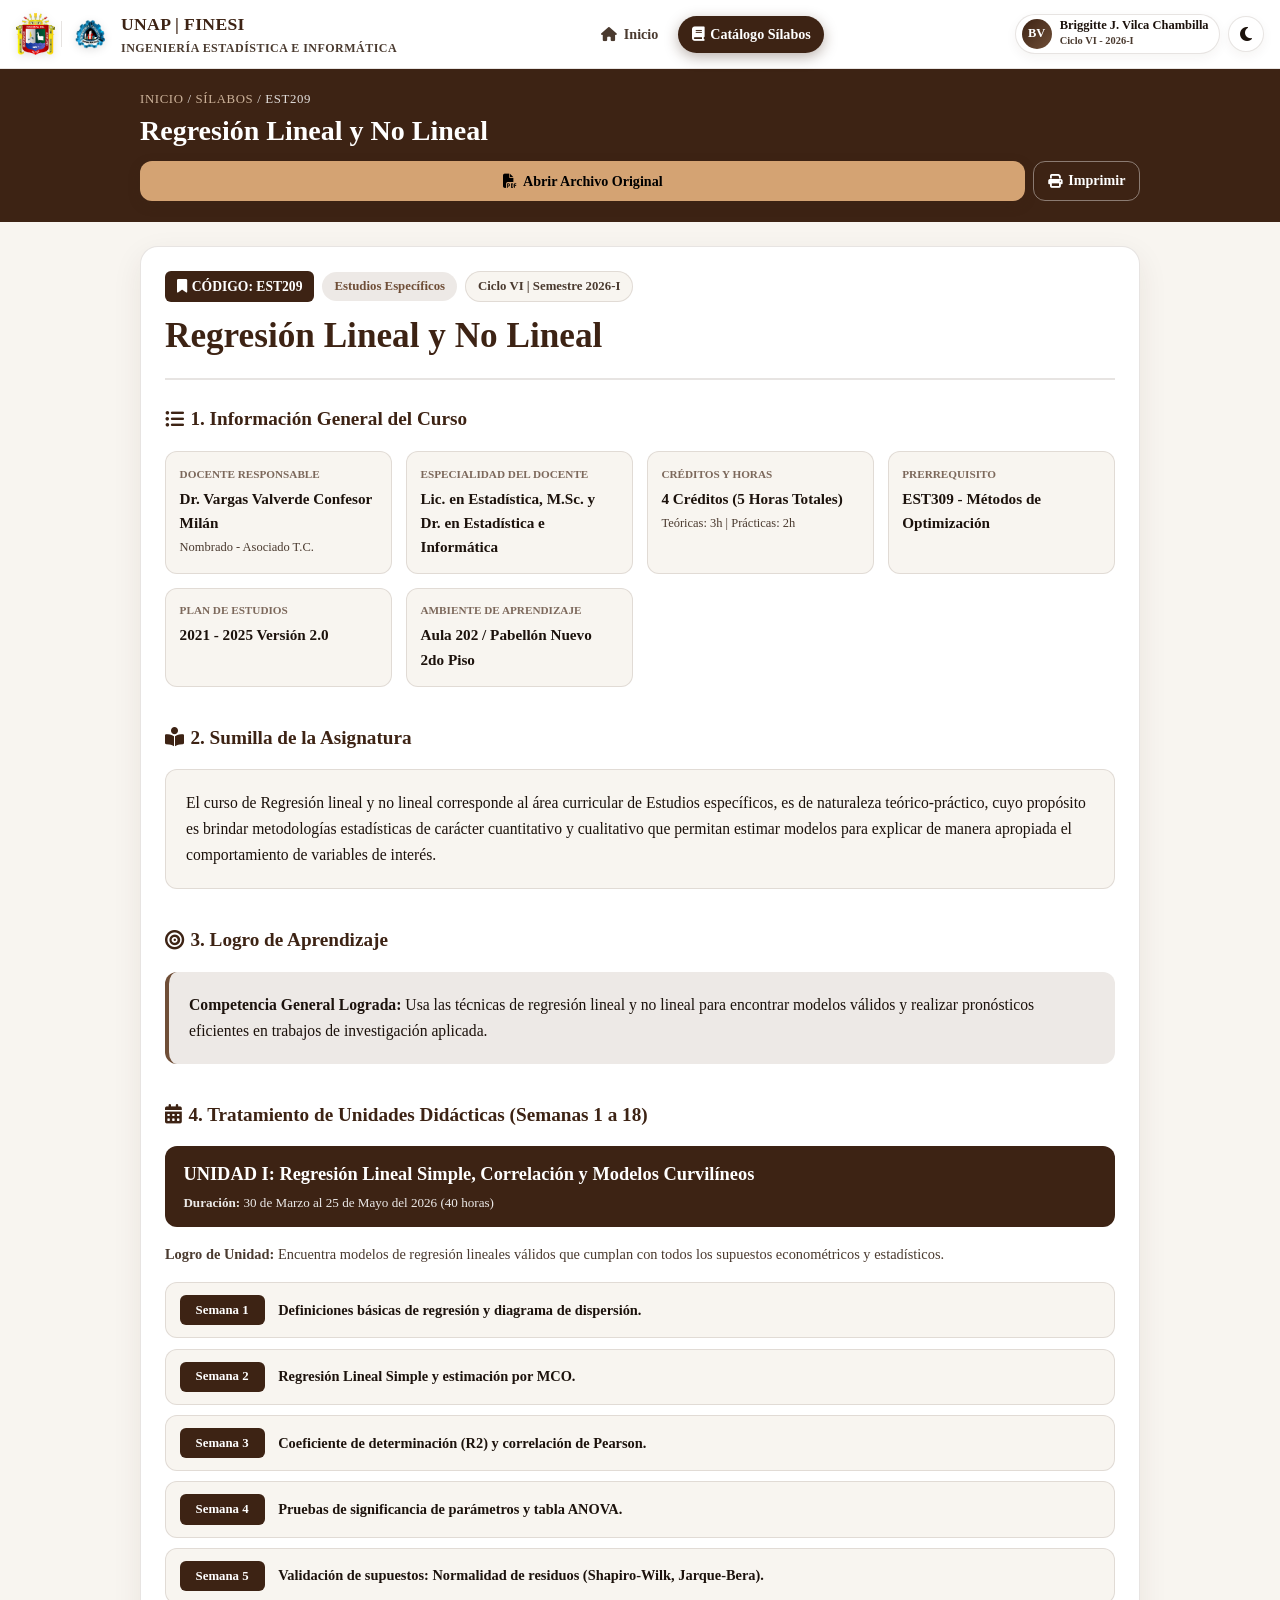
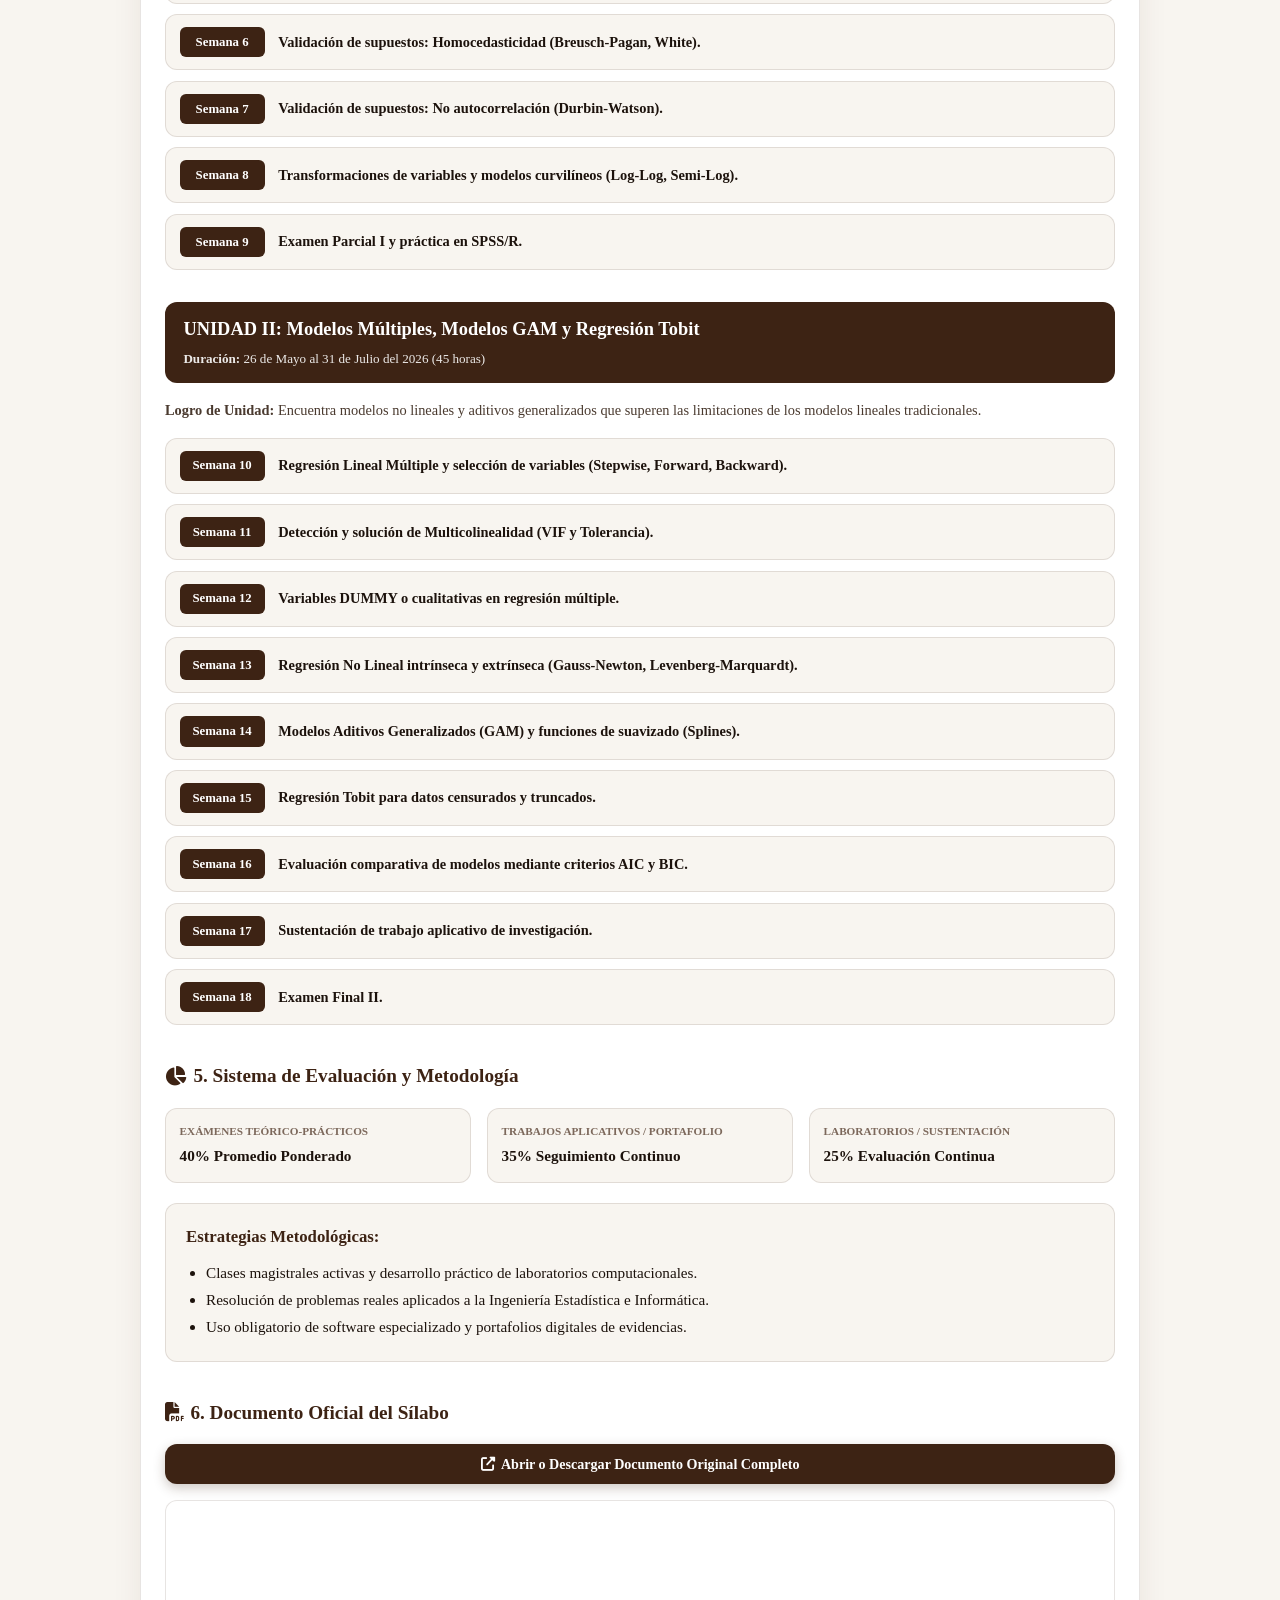
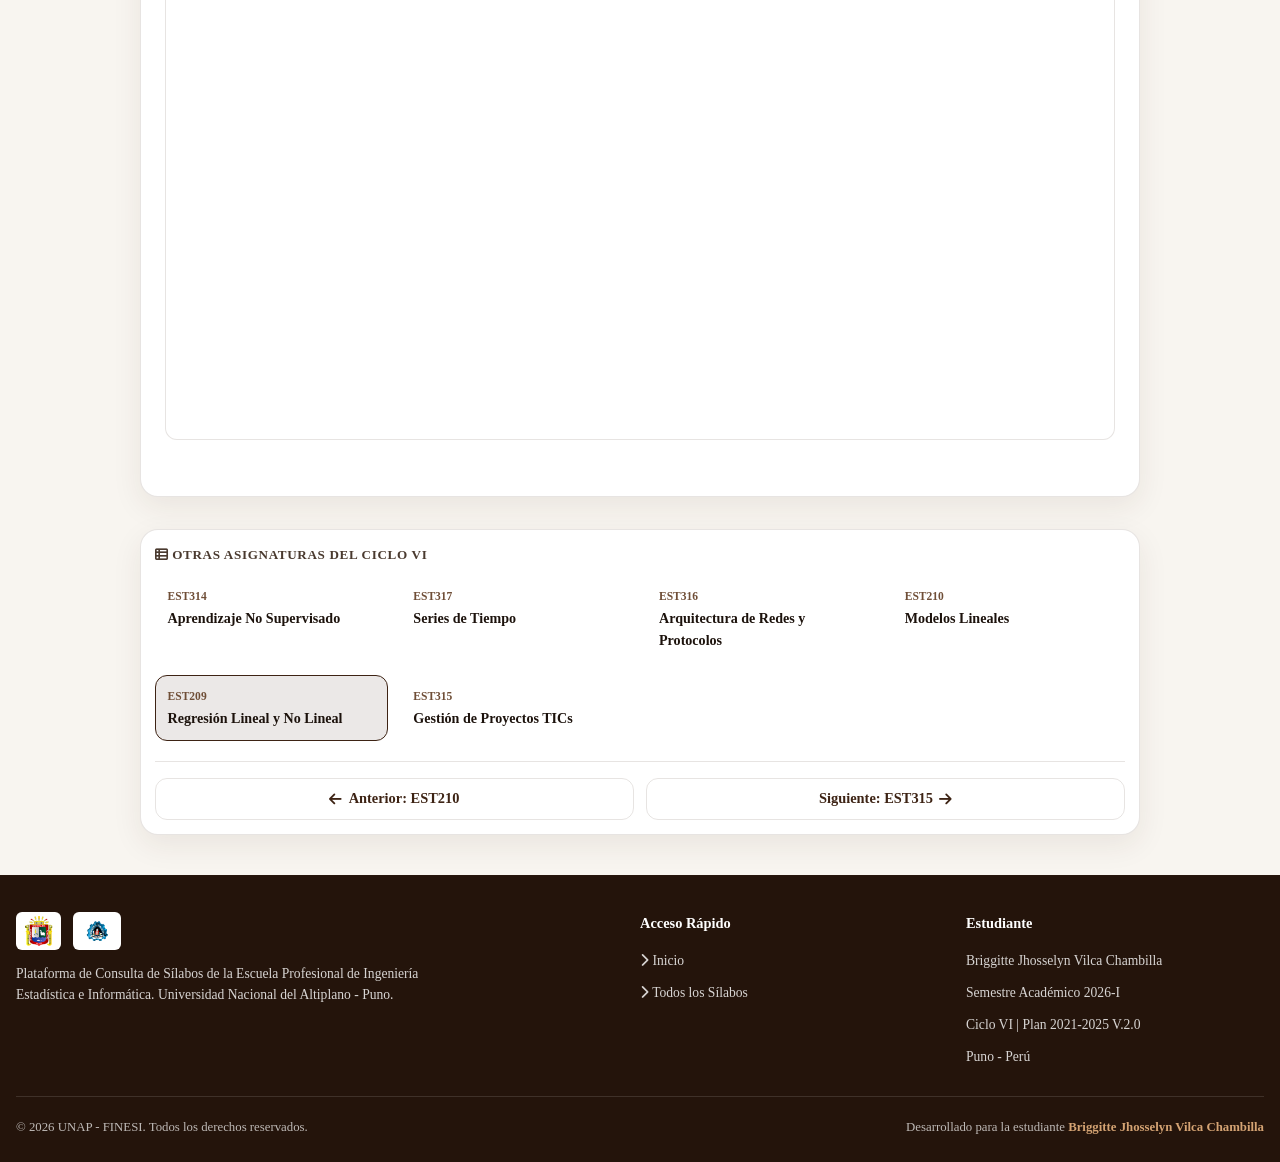
<file: paginas_silabos/regresion_lineal_y_no_lineal.html>
<!DOCTYPE html>
<html lang="es" data-theme="light">
<head>
  <meta charset="UTF-8">
  <meta name="viewport" content="width=device-width, initial-scale=1.0, maximum-scale=5.0">
  <title>Sílabo: Regresión Lineal y No Lineal (EST209) | Briggitte Jhosselyn Vilca Chambilla - UNAP FINESI</title>
  
  <meta name="description" content="Sílabo oficial de Regresión Lineal y No Lineal (EST209) - Ingeniería Estadística e Informática UNAP. Estudiante Briggitte Jhosselyn Vilca Chambilla.">
  <meta name="author" content="Briggitte Jhosselyn Vilca Chambilla">

  <!-- Favicon / Logo de Pestaña -->
  <link rel="icon" type="image/png" href="../logos/logopaginaweb.png">

  <!-- Font Awesome Icons -->
  <link rel="stylesheet" href="https://cdnjs.cloudflare.com/ajax/libs/font-awesome/6.4.0/css/all.min.css">
  
  <!-- Main Stylesheet -->
  <link rel="stylesheet" href="../css/styles.css">
</head>
<body>

  <!-- Top Navigation Header -->
  <header class="navbar">
    <div class="navbar-container">
      <a href="../index.html" class="brand-section">
        <div class="brand-logos">
          <img src="../logos/logo_universidad.png" alt="Logo UNAP" class="brand-logo-img">
          <div class="brand-divider"></div>
          <img src="../logos/logo_facultad.png" alt="Logo FINESI" class="brand-logo-img">
        </div>
        <div class="brand-titles">
          <span class="brand-title">UNAP | FINESI</span>
          <span class="brand-subtitle">Ingeniería Estadística e Informática</span>
        </div>
      </a>

      <nav>
        <ul class="nav-menu">
          <li>
            <a href="../index.html" class="nav-link">
              <i class="fas fa-home"></i> Inicio
            </a>
          </li>
          <li>
            <a href="../silabos.html" class="nav-link active">
              <i class="fas fa-book"></i> Catálogo Sílabos
            </a>
          </li>
        </ul>
      </nav>

      <div class="controls-group">
        <div class="user-badge" title="Estudiante de Ingeniería Estadística e Informática">
          <div class="user-avatar">BV</div>
          <div class="user-info">
            <span class="user-name">Briggitte J. Vilca Chambilla</span>
            <span class="user-role">Ciclo VI - 2026-I</span>
          </div>
        </div>

        <button class="theme-toggle-btn" aria-label="Cambiar tema de color" title="Alternar Modo Oscuro/Claro">
          <i class="fas fa-moon"></i>
        </button>
      </div>
    </div>
  </header>

  <!-- Page Breadcrumb Banner -->
  <section style="background: var(--primary-navy); color: #FFFFFF; padding: 1.25rem 1rem; border-bottom: 1px solid var(--border-color);">
    <div style="max-width: 1000px; margin: 0 auto; display: flex; flex-direction: column; gap: 0.85rem;">
      <div>
        <div style="font-size: 0.8rem; text-transform: uppercase; letter-spacing: 0.05em; opacity: 0.85; margin-bottom: 0.25rem;">
          <a href="../index.html" style="color: var(--accent-cyan); text-decoration: none;">Inicio</a> / 
          <a href="../silabos.html" style="color: var(--accent-cyan); text-decoration: none;">Sílabos</a> / 
          <span style="color: #FFFFFF;">EST209</span>
        </div>
        <h2 style="font-size: clamp(1.3rem, 4vw, 1.75rem); font-weight: 700; line-height: 1.2;">Regresión Lineal y No Lineal</h2>
      </div>
      
      <div style="display: flex; gap: 0.5rem; flex-wrap: wrap; width: 100%;">
        <a href="../silabos/regresion_lineal_y_no_lineal.pdf" target="_blank" class="btn btn-primary" style="background: var(--accent-gold); color: #000; flex: 1;">
          <i class="fas fa-file-pdf"></i> Abrir Archivo Original
        </a>
        <button onclick="window.print()" class="btn btn-outline" style="color: #FFFFFF; border-color: rgba(255,255,255,0.4);">
          <i class="fas fa-print"></i> Imprimir
        </button>
      </div>
    </div>
  </section>

  <!-- Main Syllabus Content - 100% CONTENIDO VERTICAL CONTINUO SIN PESTAÑAS -->
  <main class="main-content" style="margin-top: 1.5rem;">
    <div style="max-width: 1000px; margin: 0 auto; display: flex; flex-direction: column; gap: 2rem;">
      
      <!-- Detalle Principal de la Asignatura -->
      <article class="syllabi-main-view" style="width: 100%;">
        
        <!-- Encabezado del Curso -->
        <div style="display: flex; flex-direction: column; gap: 0.75rem; margin-bottom: 1.5rem; padding-bottom: 1.25rem; border-bottom: 2px solid var(--border-color);">
          <div style="display: flex; align-items: center; gap: 0.5rem; flex-wrap: wrap;">
            <span class="course-code-badge" style="font-size: 0.85rem; padding: 0.3rem 0.75rem;">
              <i class="fas fa-bookmark"></i> CÓDIGO: EST209
            </span>
            <span class="course-category-tag" style="font-size: 0.8rem; padding: 0.25rem 0.75rem;">
              Estudios Específicos
            </span>
            <span style="font-size: 0.8rem; font-weight: 700; color: var(--text-muted); background: var(--bg-main); padding: 0.25rem 0.75rem; border-radius: var(--radius-full); border: 1px solid var(--border-color);">
              Ciclo VI | Semestre 2026-I
            </span>
          </div>
          <h1 style="font-size: clamp(1.5rem, 4.5vw, 2.2rem); font-weight: 700; color: var(--primary-navy); line-height: 1.25;">
            Regresión Lineal y No Lineal
          </h1>
        </div>

        <!-- 1. INFORMACIÓN GENERAL (VERTICAL) -->
        <section style="margin-bottom: 2.25rem;">
          <h3 class="section-title"><i class="fas fa-list-ul"></i> 1. Información General del Curso</h3>
          <div class="info-grid">
            <div class="info-card">
              <div class="info-card-label">Docente Responsable</div>
              <div class="info-card-value">Dr. Vargas Valverde Confesor Milán</div>
              <div style="font-size: 0.78rem; color: var(--text-muted); margin-top: 0.2rem;">Nombrado - Asociado T.C.</div>
            </div>
            <div class="info-card">
              <div class="info-card-label">Especialidad del Docente</div>
              <div class="info-card-value">Lic. en Estadística, M.Sc. y Dr. en Estadística e Informática</div>
            </div>
            <div class="info-card">
              <div class="info-card-label">Créditos y Horas</div>
              <div class="info-card-value">4 Créditos (5 Horas Totales)</div>
              <div style="font-size: 0.78rem; color: var(--text-muted); margin-top: 0.2rem;">Teóricas: 3h | Prácticas: 2h</div>
            </div>
            <div class="info-card">
              <div class="info-card-label">Prerrequisito</div>
              <div class="info-card-value">EST309 - Métodos de Optimización</div>
            </div>
            <div class="info-card">
              <div class="info-card-label">Plan de Estudios</div>
              <div class="info-card-value">2021 - 2025 Versión 2.0</div>
            </div>
            <div class="info-card">
              <div class="info-card-label">Ambiente de Aprendizaje</div>
              <div class="info-card-value">Aula 202 / Pabellón Nuevo 2do Piso</div>
            </div>
          </div>
        </section>

        <!-- 2. SUMILLA (VERTICAL) -->
        <section style="margin-bottom: 2.25rem;">
          <h3 class="section-title"><i class="fas fa-book-reader"></i> 2. Sumilla de la Asignatura</h3>
          <div style="background: var(--bg-main); padding: 1.25rem; border-radius: var(--radius-md); border: 1px solid var(--border-color); line-height: 1.65; font-size: 0.98rem; color: var(--text-main);">
            El curso de Regresión lineal y no lineal corresponde al área curricular de Estudios específicos, es de naturaleza teórico-práctico, cuyo propósito es brindar metodologías estadísticas de carácter cuantitativo y cualitativo que permitan estimar modelos para explicar de manera apropiada el comportamiento de variables de interés.
          </div>
        </section>

        <!-- 3. LOGRO DE APRENDIZAJE (VERTICAL) -->
        <section style="margin-bottom: 2.25rem;">
          <h3 class="section-title"><i class="fas fa-bullseye"></i> 3. Logro de Aprendizaje</h3>
          <div style="background: rgba(111, 78, 55, 0.12); padding: 1.25rem; border-radius: var(--radius-md); border-left: 4px solid var(--primary-accent); line-height: 1.65; font-size: 0.98rem; color: var(--text-main);">
            <strong>Competencia General Lograda:</strong> Usa las técnicas de regresión lineal y no lineal para encontrar modelos válidos y realizar pronósticos eficientes en trabajos de investigación aplicada.
          </div>
        </section>

        <!-- 4. UNIDADES DIDÁCTICAS Y SEMANAS (VERTICAL CONTINUO 1 A 18) -->
        <section style="margin-bottom: 2.25rem;">
          <h3 class="section-title"><i class="fas fa-calendar-alt"></i> 4. Tratamiento de Unidades Didácticas (Semanas 1 a 18)</h3>
          
          <div style="margin-bottom: 2rem;">
            <div style="background: var(--primary-navy); color: #FFFFFF; padding: 0.85rem 1.15rem; border-radius: var(--radius-md); margin-bottom: 1rem;">
              <h4 style="font-size: clamp(1rem, 3.5vw, 1.15rem); font-weight: 700;">UNIDAD I: Regresión Lineal Simple, Correlación y Modelos Curvilíneos</h4>
              <p style="font-size: 0.82rem; opacity: 0.9; margin-top: 0.2rem;"><strong>Duración:</strong> 30 de Marzo al 25 de Mayo del 2026 (40 horas)</p>
            </div>
            <p style="font-size: 0.9rem; color: var(--text-muted); margin-bottom: 1rem;"><strong>Logro de Unidad:</strong> Encuentra modelos de regresión lineales válidos que cumplan con todos los supuestos econométricos y estadísticos.</p>

            <div class="weeks-container">
              
                <div class="week-card">
                  <span class="week-badge">Semana 1</span>
                  <div class="week-topic">Definiciones básicas de regresión y diagrama de dispersión.</div>
                </div>
                <div class="week-card">
                  <span class="week-badge">Semana 2</span>
                  <div class="week-topic">Regresión Lineal Simple y estimación por MCO.</div>
                </div>
                <div class="week-card">
                  <span class="week-badge">Semana 3</span>
                  <div class="week-topic">Coeficiente de determinación (R2) y correlación de Pearson.</div>
                </div>
                <div class="week-card">
                  <span class="week-badge">Semana 4</span>
                  <div class="week-topic">Pruebas de significancia de parámetros y tabla ANOVA.</div>
                </div>
                <div class="week-card">
                  <span class="week-badge">Semana 5</span>
                  <div class="week-topic">Validación de supuestos: Normalidad de residuos (Shapiro-Wilk, Jarque-Bera).</div>
                </div>
                <div class="week-card">
                  <span class="week-badge">Semana 6</span>
                  <div class="week-topic">Validación de supuestos: Homocedasticidad (Breusch-Pagan, White).</div>
                </div>
                <div class="week-card">
                  <span class="week-badge">Semana 7</span>
                  <div class="week-topic">Validación de supuestos: No autocorrelación (Durbin-Watson).</div>
                </div>
                <div class="week-card">
                  <span class="week-badge">Semana 8</span>
                  <div class="week-topic">Transformaciones de variables y modelos curvilíneos (Log-Log, Semi-Log).</div>
                </div>
                <div class="week-card">
                  <span class="week-badge">Semana 9</span>
                  <div class="week-topic">Examen Parcial I y práctica en SPSS/R.</div>
                </div>
            </div>
          </div>
          <div style="margin-bottom: 2rem;">
            <div style="background: var(--primary-navy); color: #FFFFFF; padding: 0.85rem 1.15rem; border-radius: var(--radius-md); margin-bottom: 1rem;">
              <h4 style="font-size: clamp(1rem, 3.5vw, 1.15rem); font-weight: 700;">UNIDAD II: Modelos Múltiples, Modelos GAM y Regresión Tobit</h4>
              <p style="font-size: 0.82rem; opacity: 0.9; margin-top: 0.2rem;"><strong>Duración:</strong> 26 de Mayo al 31 de Julio del 2026 (45 horas)</p>
            </div>
            <p style="font-size: 0.9rem; color: var(--text-muted); margin-bottom: 1rem;"><strong>Logro de Unidad:</strong> Encuentra modelos no lineales y aditivos generalizados que superen las limitaciones de los modelos lineales tradicionales.</p>

            <div class="weeks-container">
              
                <div class="week-card">
                  <span class="week-badge">Semana 10</span>
                  <div class="week-topic">Regresión Lineal Múltiple y selección de variables (Stepwise, Forward, Backward).</div>
                </div>
                <div class="week-card">
                  <span class="week-badge">Semana 11</span>
                  <div class="week-topic">Detección y solución de Multicolinealidad (VIF y Tolerancia).</div>
                </div>
                <div class="week-card">
                  <span class="week-badge">Semana 12</span>
                  <div class="week-topic">Variables DUMMY o cualitativas en regresión múltiple.</div>
                </div>
                <div class="week-card">
                  <span class="week-badge">Semana 13</span>
                  <div class="week-topic">Regresión No Lineal intrínseca y extrínseca (Gauss-Newton, Levenberg-Marquardt).</div>
                </div>
                <div class="week-card">
                  <span class="week-badge">Semana 14</span>
                  <div class="week-topic">Modelos Aditivos Generalizados (GAM) y funciones de suavizado (Splines).</div>
                </div>
                <div class="week-card">
                  <span class="week-badge">Semana 15</span>
                  <div class="week-topic">Regresión Tobit para datos censurados y truncados.</div>
                </div>
                <div class="week-card">
                  <span class="week-badge">Semana 16</span>
                  <div class="week-topic">Evaluación comparativa de modelos mediante criterios AIC y BIC.</div>
                </div>
                <div class="week-card">
                  <span class="week-badge">Semana 17</span>
                  <div class="week-topic">Sustentación de trabajo aplicativo de investigación.</div>
                </div>
                <div class="week-card">
                  <span class="week-badge">Semana 18</span>
                  <div class="week-topic">Examen Final II.</div>
                </div>
            </div>
          </div>
        </section>

        <!-- 5. SISTEMA DE EVALUACIÓN Y METODOLOGÍA (VERTICAL) -->
        <section style="margin-bottom: 2.25rem;">
          <h3 class="section-title"><i class="fas fa-chart-pie"></i> 5. Sistema de Evaluación y Metodología</h3>
          <div style="display: grid; grid-template-columns: repeat(auto-fit, minmax(200px, 1fr)); gap: 1rem; margin-bottom: 1.25rem;">
            <div class="info-card">
              <div class="info-card-label">Exámenes Teórico-Prácticos</div>
              <div class="info-card-value">40% Promedio Ponderado</div>
            </div>
            <div class="info-card">
              <div class="info-card-label">Trabajos Aplicativos / Portafolio</div>
              <div class="info-card-value">35% Seguimiento Continuo</div>
            </div>
            <div class="info-card">
              <div class="info-card-label">Laboratorios / Sustentación</div>
              <div class="info-card-value">25% Evaluación Continua</div>
            </div>
          </div>

          <div style="background: var(--bg-main); padding: 1.25rem; border-radius: var(--radius-md); border: 1px solid var(--border-color);">
            <strong style="color: var(--primary-navy); display: block; margin-bottom: 0.5rem; font-size: 1.05rem;">Estrategias Metodológicas:</strong>
            <ul style="padding-left: 1.25rem; line-height: 1.8; color: var(--text-main); font-size: 0.95rem;">
              <li>Clases magistrales activas y desarrollo práctico de laboratorios computacionales.</li>
              <li>Resolución de problemas reales aplicados a la Ingeniería Estadística e Informática.</li>
              <li>Uso obligatorio de software especializado y portafolios digitales de evidencias.</li>
            </ul>
          </div>
        </section>

        <!-- 6. DOCUMENTO OFICIAL (VERTICAL) -->
        <section style="margin-bottom: 2rem;">
          <h3 class="section-title"><i class="fas fa-file-pdf"></i> 6. Documento Oficial del Sílabo</h3>
          <div style="display: flex; flex-direction: column; gap: 1rem;">
            <a href="../silabos/regresion_lineal_y_no_lineal.pdf" target="_blank" class="btn btn-primary" style="width: 100%;">
              <i class="fas fa-external-link-alt"></i> Abrir o Descargar Documento Original Completo
            </a>
            <div class="document-viewer-wrapper">
              <iframe src="../silabos/regresion_lineal_y_no_lineal.pdf" class="document-viewer-iframe" title="Visor de Sílabo EST209"></iframe>
            </div>
          </div>
        </section>

      </article>

      <!-- 7. OTRAS ASIGNATURAS Y NAVEGACIÓN ENTRE CURSOS (VERTICAL EN PIE DE PÁGINA) -->
      <aside class="syllabi-sidebar" style="position: static; width: 100%;">
        <h3 class="sidebar-title"><i class="fas fa-th-list"></i> Otras Asignaturas del Ciclo VI</h3>
        <ul class="course-nav-list" style="display: grid; grid-template-columns: repeat(auto-fit, minmax(200px, 1fr)); gap: 0.75rem;">
          
          <li>
            <a href="aprendizaje_no_supervisado.html" class="course-nav-item " style="text-decoration: none;">
              <span class="course-nav-code">EST314</span>
              <span class="course-nav-name">Aprendizaje No Supervisado</span>
            </a>
          </li>
          <li>
            <a href="series_de_tiempo.html" class="course-nav-item " style="text-decoration: none;">
              <span class="course-nav-code">EST317</span>
              <span class="course-nav-name">Series de Tiempo</span>
            </a>
          </li>
          <li>
            <a href="arquitectura_de_redes_y_protocolos.html" class="course-nav-item " style="text-decoration: none;">
              <span class="course-nav-code">EST316</span>
              <span class="course-nav-name">Arquitectura de Redes y Protocolos</span>
            </a>
          </li>
          <li>
            <a href="modelos_lineales.html" class="course-nav-item " style="text-decoration: none;">
              <span class="course-nav-code">EST210</span>
              <span class="course-nav-name">Modelos Lineales</span>
            </a>
          </li>
          <li>
            <a href="regresion_lineal_y_no_lineal.html" class="course-nav-item active" style="text-decoration: none;">
              <span class="course-nav-code">EST209</span>
              <span class="course-nav-name">Regresión Lineal y No Lineal</span>
            </a>
          </li>
          <li>
            <a href="gestion_de_proyectos_tics.html" class="course-nav-item " style="text-decoration: none;">
              <span class="course-nav-code">EST315</span>
              <span class="course-nav-name">Gestión de Proyectos TICs</span>
            </a>
          </li>
        </ul>

        <div style="margin-top: 1.25rem; padding-top: 1rem; border-top: 1px solid var(--border-color); display: flex; gap: 0.75rem; flex-wrap: wrap;">
          <a href="modelos_lineales.html" class="btn btn-outline" style="font-size: 0.9rem; flex: 1; justify-content: center;">
            <i class="fas fa-arrow-left"></i> Anterior: EST210
          </a>
          <a href="gestion_de_proyectos_tics.html" class="btn btn-outline" style="font-size: 0.9rem; flex: 1; justify-content: center;">
            Siguiente: EST315 <i class="fas fa-arrow-right"></i>
          </a>
        </div>
      </aside>

    </div>
  </main>

  <!-- Footer -->
  <footer class="footer">
    <div class="footer-container">
      <div class="footer-brand">
        <div class="footer-logos">
          <img src="../logos/logo_universidad.png" alt="UNAP Logo" class="footer-logo-img">
          <img src="../logos/logo_facultad.png" alt="FINESI Logo" class="footer-logo-img">
        </div>
        <p class="footer-desc">
          Plataforma de Consulta de Sílabos de la Escuela Profesional de Ingeniería Estadística e Informática. Universidad Nacional del Altiplano - Puno.
        </p>
      </div>

      <div>
        <h4 class="footer-col-title">Acceso Rápido</h4>
        <ul class="footer-links">
          <li><a href="../index.html" class="footer-link"><i class="fas fa-chevron-right"></i> Inicio</a></li>
          <li><a href="../silabos.html" class="footer-link"><i class="fas fa-chevron-right"></i> Todos los Sílabos</a></li>
        </ul>
      </div>

      <div>
        <h4 class="footer-col-title">Estudiante</h4>
        <ul class="footer-links">
          <li><span class="footer-link">Briggitte Jhosselyn Vilca Chambilla</span></li>
          <li><span class="footer-link">Semestre Académico 2026-I</span></li>
          <li><span class="footer-link">Ciclo VI | Plan 2021-2025 V.2.0</span></li>
          <li><span class="footer-link">Puno - Perú</span></li>
        </ul>
      </div>
    </div>

    <div class="footer-bottom">
      <div>&copy; 2026 UNAP - FINESI. Todos los derechos reservados.</div>
      <div>Desarrollado para la estudiante <span class="footer-credit">Briggitte Jhosselyn Vilca Chambilla</span></div>
    </div>
  </footer>

  <!-- Theme Toggle Script -->
  <script>
    document.addEventListener('DOMContentLoaded', () => {
      const savedTheme = localStorage.getItem('theme') || 'light';
      document.documentElement.setAttribute('data-theme', savedTheme);
      
      const themeBtn = document.querySelector('.theme-toggle-btn');
      if (themeBtn) {
        themeBtn.addEventListener('click', () => {
          const curr = document.documentElement.getAttribute('data-theme');
          const next = curr === 'dark' ? 'light' : 'dark';
          document.documentElement.setAttribute('data-theme', next);
          localStorage.setItem('theme', next);
          const icon = themeBtn.querySelector('i');
          if (icon) icon.className = next === 'dark' ? 'fas fa-sun' : 'fas fa-moon';
        });
      }
    });
  </script>
</body>
</html>
</file>
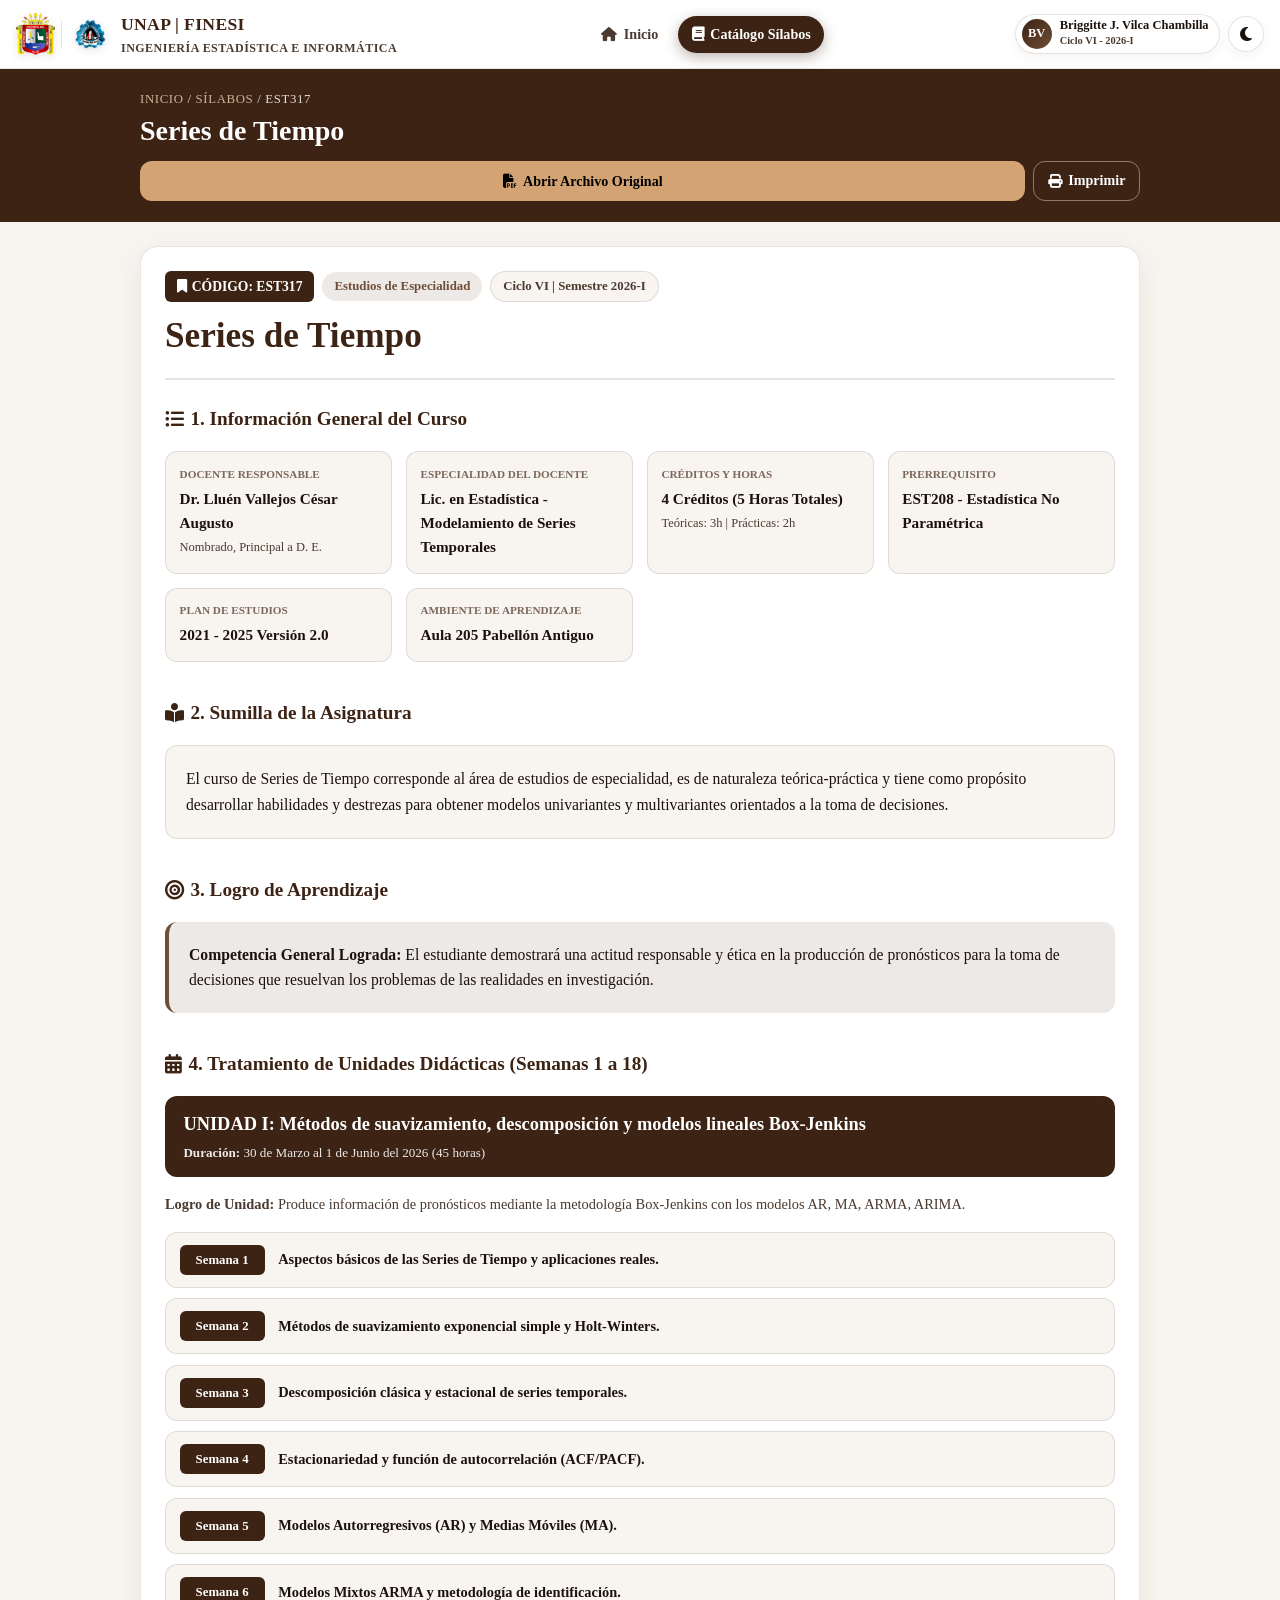
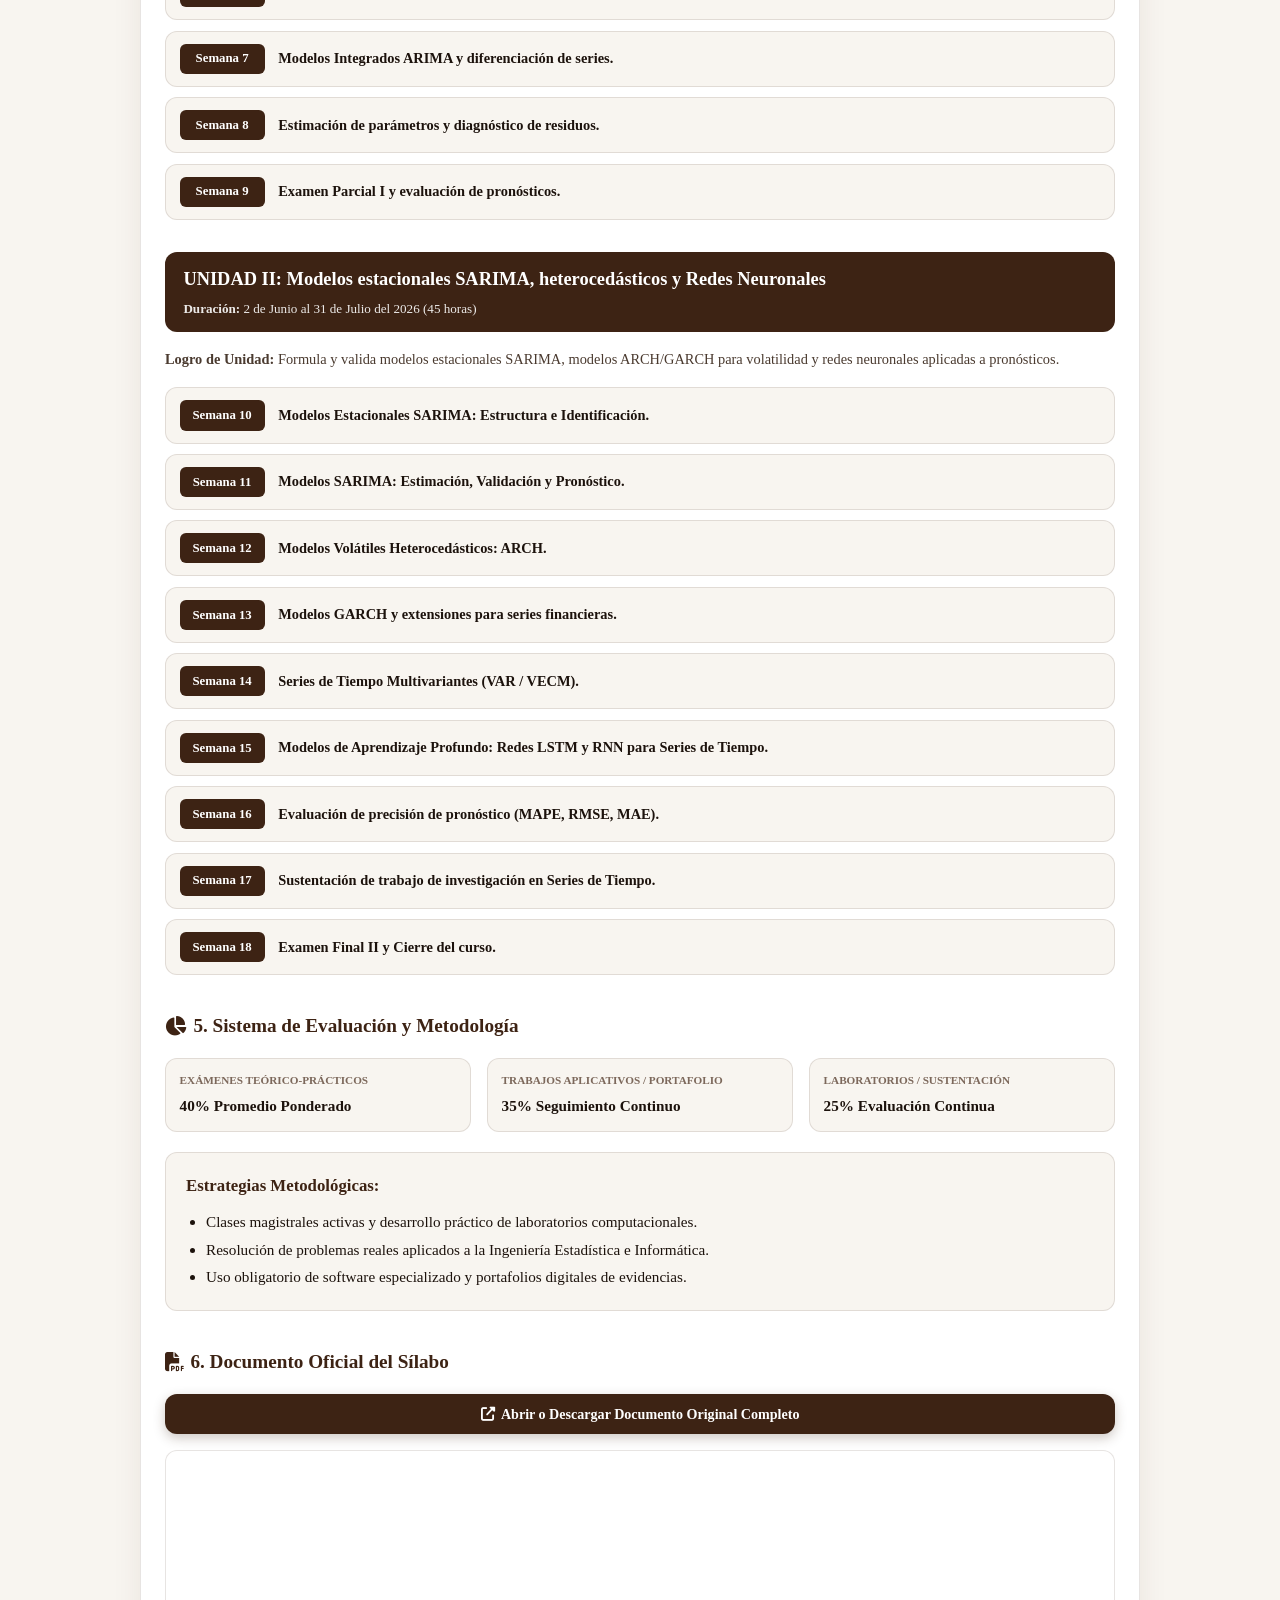
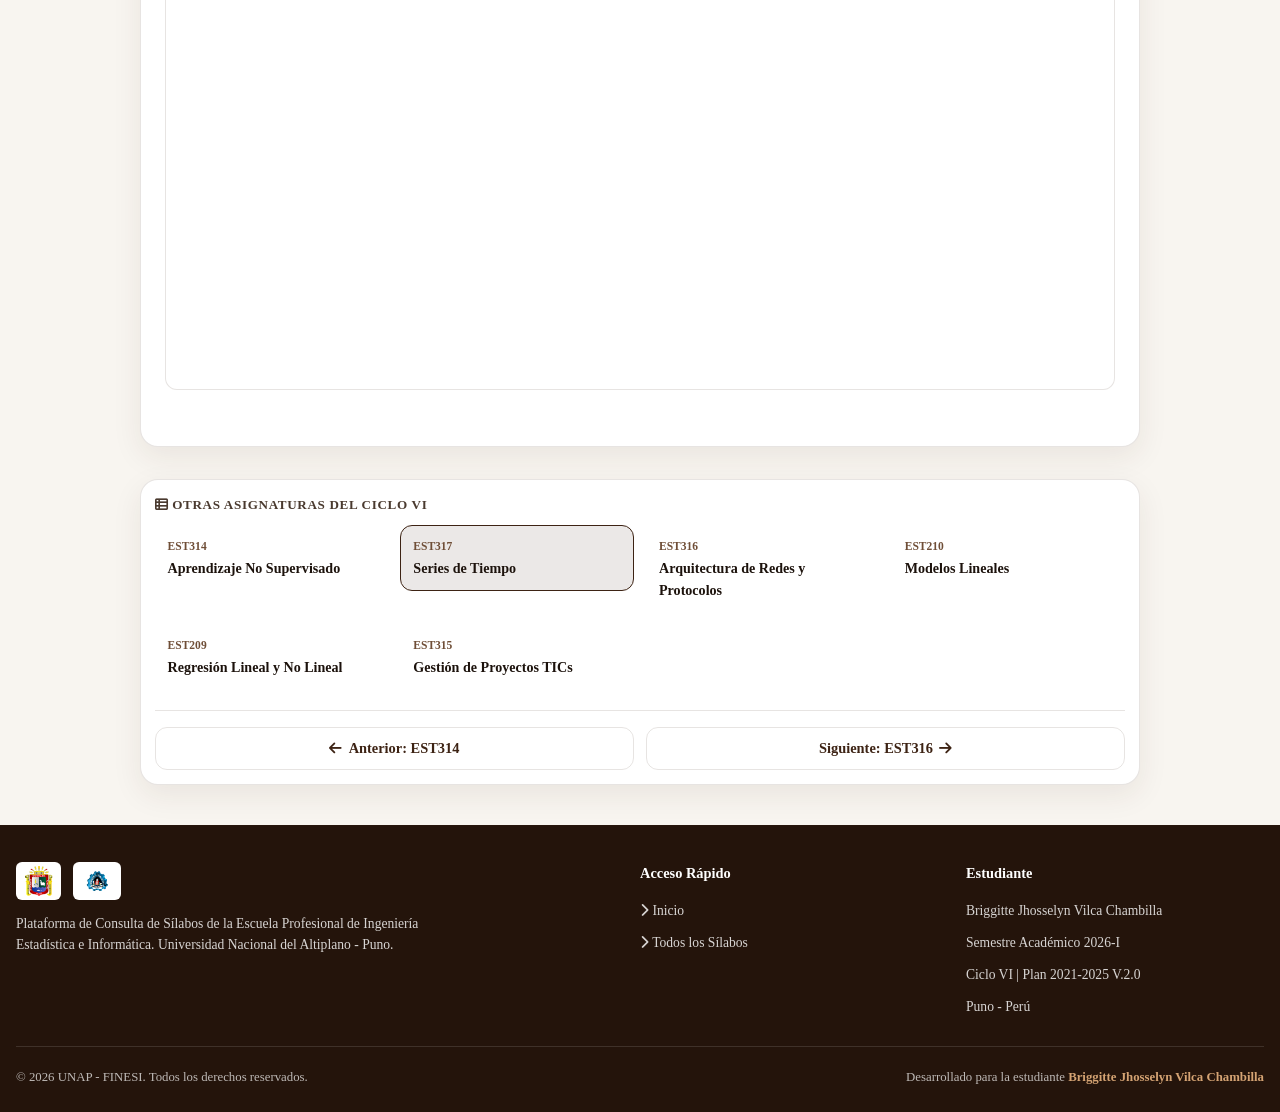
<file: paginas_silabos/series_de_tiempo.html>
<!DOCTYPE html>
<html lang="es" data-theme="light">
<head>
  <meta charset="UTF-8">
  <meta name="viewport" content="width=device-width, initial-scale=1.0, maximum-scale=5.0">
  <title>Sílabo: Series de Tiempo (EST317) | Briggitte Jhosselyn Vilca Chambilla - UNAP FINESI</title>
  
  <meta name="description" content="Sílabo oficial de Series de Tiempo (EST317) - Ingeniería Estadística e Informática UNAP. Estudiante Briggitte Jhosselyn Vilca Chambilla.">
  <meta name="author" content="Briggitte Jhosselyn Vilca Chambilla">

  <!-- Favicon / Logo de Pestaña -->
  <link rel="icon" type="image/png" href="../logos/logopaginaweb.png">

  <!-- Font Awesome Icons -->
  <link rel="stylesheet" href="https://cdnjs.cloudflare.com/ajax/libs/font-awesome/6.4.0/css/all.min.css">
  
  <!-- Main Stylesheet -->
  <link rel="stylesheet" href="../css/styles.css">
</head>
<body>

  <!-- Top Navigation Header -->
  <header class="navbar">
    <div class="navbar-container">
      <a href="../index.html" class="brand-section">
        <div class="brand-logos">
          <img src="../logos/logo_universidad.png" alt="Logo UNAP" class="brand-logo-img">
          <div class="brand-divider"></div>
          <img src="../logos/logo_facultad.png" alt="Logo FINESI" class="brand-logo-img">
        </div>
        <div class="brand-titles">
          <span class="brand-title">UNAP | FINESI</span>
          <span class="brand-subtitle">Ingeniería Estadística e Informática</span>
        </div>
      </a>

      <nav>
        <ul class="nav-menu">
          <li>
            <a href="../index.html" class="nav-link">
              <i class="fas fa-home"></i> Inicio
            </a>
          </li>
          <li>
            <a href="../silabos.html" class="nav-link active">
              <i class="fas fa-book"></i> Catálogo Sílabos
            </a>
          </li>
        </ul>
      </nav>

      <div class="controls-group">
        <div class="user-badge" title="Estudiante de Ingeniería Estadística e Informática">
          <div class="user-avatar">BV</div>
          <div class="user-info">
            <span class="user-name">Briggitte J. Vilca Chambilla</span>
            <span class="user-role">Ciclo VI - 2026-I</span>
          </div>
        </div>

        <button class="theme-toggle-btn" aria-label="Cambiar tema de color" title="Alternar Modo Oscuro/Claro">
          <i class="fas fa-moon"></i>
        </button>
      </div>
    </div>
  </header>

  <!-- Page Breadcrumb Banner -->
  <section style="background: var(--primary-navy); color: #FFFFFF; padding: 1.25rem 1rem; border-bottom: 1px solid var(--border-color);">
    <div style="max-width: 1000px; margin: 0 auto; display: flex; flex-direction: column; gap: 0.85rem;">
      <div>
        <div style="font-size: 0.8rem; text-transform: uppercase; letter-spacing: 0.05em; opacity: 0.85; margin-bottom: 0.25rem;">
          <a href="../index.html" style="color: var(--accent-cyan); text-decoration: none;">Inicio</a> / 
          <a href="../silabos.html" style="color: var(--accent-cyan); text-decoration: none;">Sílabos</a> / 
          <span style="color: #FFFFFF;">EST317</span>
        </div>
        <h2 style="font-size: clamp(1.3rem, 4vw, 1.75rem); font-weight: 700; line-height: 1.2;">Series de Tiempo</h2>
      </div>
      
      <div style="display: flex; gap: 0.5rem; flex-wrap: wrap; width: 100%;">
        <a href="../silabos/2    Silabo Series de Tiempo SI_2026.pdf" target="_blank" class="btn btn-primary" style="background: var(--accent-gold); color: #000; flex: 1;">
          <i class="fas fa-file-pdf"></i> Abrir Archivo Original
        </a>
        <button onclick="window.print()" class="btn btn-outline" style="color: #FFFFFF; border-color: rgba(255,255,255,0.4);">
          <i class="fas fa-print"></i> Imprimir
        </button>
      </div>
    </div>
  </section>

  <!-- Main Syllabus Content - 100% CONTENIDO VERTICAL CONTINUO SIN PESTAÑAS -->
  <main class="main-content" style="margin-top: 1.5rem;">
    <div style="max-width: 1000px; margin: 0 auto; display: flex; flex-direction: column; gap: 2rem;">
      
      <!-- Detalle Principal de la Asignatura -->
      <article class="syllabi-main-view" style="width: 100%;">
        
        <!-- Encabezado del Curso -->
        <div style="display: flex; flex-direction: column; gap: 0.75rem; margin-bottom: 1.5rem; padding-bottom: 1.25rem; border-bottom: 2px solid var(--border-color);">
          <div style="display: flex; align-items: center; gap: 0.5rem; flex-wrap: wrap;">
            <span class="course-code-badge" style="font-size: 0.85rem; padding: 0.3rem 0.75rem;">
              <i class="fas fa-bookmark"></i> CÓDIGO: EST317
            </span>
            <span class="course-category-tag" style="font-size: 0.8rem; padding: 0.25rem 0.75rem;">
              Estudios de Especialidad
            </span>
            <span style="font-size: 0.8rem; font-weight: 700; color: var(--text-muted); background: var(--bg-main); padding: 0.25rem 0.75rem; border-radius: var(--radius-full); border: 1px solid var(--border-color);">
              Ciclo VI | Semestre 2026-I
            </span>
          </div>
          <h1 style="font-size: clamp(1.5rem, 4.5vw, 2.2rem); font-weight: 700; color: var(--primary-navy); line-height: 1.25;">
            Series de Tiempo
          </h1>
        </div>

        <!-- 1. INFORMACIÓN GENERAL (VERTICAL) -->
        <section style="margin-bottom: 2.25rem;">
          <h3 class="section-title"><i class="fas fa-list-ul"></i> 1. Información General del Curso</h3>
          <div class="info-grid">
            <div class="info-card">
              <div class="info-card-label">Docente Responsable</div>
              <div class="info-card-value">Dr. Lluén Vallejos César Augusto</div>
              <div style="font-size: 0.78rem; color: var(--text-muted); margin-top: 0.2rem;">Nombrado, Principal a D. E.</div>
            </div>
            <div class="info-card">
              <div class="info-card-label">Especialidad del Docente</div>
              <div class="info-card-value">Lic. en Estadística - Modelamiento de Series Temporales</div>
            </div>
            <div class="info-card">
              <div class="info-card-label">Créditos y Horas</div>
              <div class="info-card-value">4 Créditos (5 Horas Totales)</div>
              <div style="font-size: 0.78rem; color: var(--text-muted); margin-top: 0.2rem;">Teóricas: 3h | Prácticas: 2h</div>
            </div>
            <div class="info-card">
              <div class="info-card-label">Prerrequisito</div>
              <div class="info-card-value">EST208 - Estadística No Paramétrica</div>
            </div>
            <div class="info-card">
              <div class="info-card-label">Plan de Estudios</div>
              <div class="info-card-value">2021 - 2025 Versión 2.0</div>
            </div>
            <div class="info-card">
              <div class="info-card-label">Ambiente de Aprendizaje</div>
              <div class="info-card-value">Aula 205 Pabellón Antiguo</div>
            </div>
          </div>
        </section>

        <!-- 2. SUMILLA (VERTICAL) -->
        <section style="margin-bottom: 2.25rem;">
          <h3 class="section-title"><i class="fas fa-book-reader"></i> 2. Sumilla de la Asignatura</h3>
          <div style="background: var(--bg-main); padding: 1.25rem; border-radius: var(--radius-md); border: 1px solid var(--border-color); line-height: 1.65; font-size: 0.98rem; color: var(--text-main);">
            El curso de Series de Tiempo corresponde al área de estudios de especialidad, es de naturaleza teórica-práctica y tiene como propósito desarrollar habilidades y destrezas para obtener modelos univariantes y multivariantes orientados a la toma de decisiones.
          </div>
        </section>

        <!-- 3. LOGRO DE APRENDIZAJE (VERTICAL) -->
        <section style="margin-bottom: 2.25rem;">
          <h3 class="section-title"><i class="fas fa-bullseye"></i> 3. Logro de Aprendizaje</h3>
          <div style="background: rgba(111, 78, 55, 0.12); padding: 1.25rem; border-radius: var(--radius-md); border-left: 4px solid var(--primary-accent); line-height: 1.65; font-size: 0.98rem; color: var(--text-main);">
            <strong>Competencia General Lograda:</strong> El estudiante demostrará una actitud responsable y ética en la producción de pronósticos para la toma de decisiones que resuelvan los problemas de las realidades en investigación.
          </div>
        </section>

        <!-- 4. UNIDADES DIDÁCTICAS Y SEMANAS (VERTICAL CONTINUO 1 A 18) -->
        <section style="margin-bottom: 2.25rem;">
          <h3 class="section-title"><i class="fas fa-calendar-alt"></i> 4. Tratamiento de Unidades Didácticas (Semanas 1 a 18)</h3>
          
          <div style="margin-bottom: 2rem;">
            <div style="background: var(--primary-navy); color: #FFFFFF; padding: 0.85rem 1.15rem; border-radius: var(--radius-md); margin-bottom: 1rem;">
              <h4 style="font-size: clamp(1rem, 3.5vw, 1.15rem); font-weight: 700;">UNIDAD I: Métodos de suavizamiento, descomposición y modelos lineales Box-Jenkins</h4>
              <p style="font-size: 0.82rem; opacity: 0.9; margin-top: 0.2rem;"><strong>Duración:</strong> 30 de Marzo al 1 de Junio del 2026 (45 horas)</p>
            </div>
            <p style="font-size: 0.9rem; color: var(--text-muted); margin-bottom: 1rem;"><strong>Logro de Unidad:</strong> Produce información de pronósticos mediante la metodología Box-Jenkins con los modelos AR, MA, ARMA, ARIMA.</p>

            <div class="weeks-container">
              
                <div class="week-card">
                  <span class="week-badge">Semana 1</span>
                  <div class="week-topic">Aspectos básicos de las Series de Tiempo y aplicaciones reales.</div>
                </div>
                <div class="week-card">
                  <span class="week-badge">Semana 2</span>
                  <div class="week-topic">Métodos de suavizamiento exponencial simple y Holt-Winters.</div>
                </div>
                <div class="week-card">
                  <span class="week-badge">Semana 3</span>
                  <div class="week-topic">Descomposición clásica y estacional de series temporales.</div>
                </div>
                <div class="week-card">
                  <span class="week-badge">Semana 4</span>
                  <div class="week-topic">Estacionariedad y función de autocorrelación (ACF/PACF).</div>
                </div>
                <div class="week-card">
                  <span class="week-badge">Semana 5</span>
                  <div class="week-topic">Modelos Autorregresivos (AR) y Medias Móviles (MA).</div>
                </div>
                <div class="week-card">
                  <span class="week-badge">Semana 6</span>
                  <div class="week-topic">Modelos Mixtos ARMA y metodología de identificación.</div>
                </div>
                <div class="week-card">
                  <span class="week-badge">Semana 7</span>
                  <div class="week-topic">Modelos Integrados ARIMA y diferenciación de series.</div>
                </div>
                <div class="week-card">
                  <span class="week-badge">Semana 8</span>
                  <div class="week-topic">Estimación de parámetros y diagnóstico de residuos.</div>
                </div>
                <div class="week-card">
                  <span class="week-badge">Semana 9</span>
                  <div class="week-topic">Examen Parcial I y evaluación de pronósticos.</div>
                </div>
            </div>
          </div>
          <div style="margin-bottom: 2rem;">
            <div style="background: var(--primary-navy); color: #FFFFFF; padding: 0.85rem 1.15rem; border-radius: var(--radius-md); margin-bottom: 1rem;">
              <h4 style="font-size: clamp(1rem, 3.5vw, 1.15rem); font-weight: 700;">UNIDAD II: Modelos estacionales SARIMA, heterocedásticos y Redes Neuronales</h4>
              <p style="font-size: 0.82rem; opacity: 0.9; margin-top: 0.2rem;"><strong>Duración:</strong> 2 de Junio al 31 de Julio del 2026 (45 horas)</p>
            </div>
            <p style="font-size: 0.9rem; color: var(--text-muted); margin-bottom: 1rem;"><strong>Logro de Unidad:</strong> Formula y valida modelos estacionales SARIMA, modelos ARCH/GARCH para volatilidad y redes neuronales aplicadas a pronósticos.</p>

            <div class="weeks-container">
              
                <div class="week-card">
                  <span class="week-badge">Semana 10</span>
                  <div class="week-topic">Modelos Estacionales SARIMA: Estructura e Identificación.</div>
                </div>
                <div class="week-card">
                  <span class="week-badge">Semana 11</span>
                  <div class="week-topic">Modelos SARIMA: Estimación, Validación y Pronóstico.</div>
                </div>
                <div class="week-card">
                  <span class="week-badge">Semana 12</span>
                  <div class="week-topic">Modelos Volátiles Heterocedásticos: ARCH.</div>
                </div>
                <div class="week-card">
                  <span class="week-badge">Semana 13</span>
                  <div class="week-topic">Modelos GARCH y extensiones para series financieras.</div>
                </div>
                <div class="week-card">
                  <span class="week-badge">Semana 14</span>
                  <div class="week-topic">Series de Tiempo Multivariantes (VAR / VECM).</div>
                </div>
                <div class="week-card">
                  <span class="week-badge">Semana 15</span>
                  <div class="week-topic">Modelos de Aprendizaje Profundo: Redes LSTM y RNN para Series de Tiempo.</div>
                </div>
                <div class="week-card">
                  <span class="week-badge">Semana 16</span>
                  <div class="week-topic">Evaluación de precisión de pronóstico (MAPE, RMSE, MAE).</div>
                </div>
                <div class="week-card">
                  <span class="week-badge">Semana 17</span>
                  <div class="week-topic">Sustentación de trabajo de investigación en Series de Tiempo.</div>
                </div>
                <div class="week-card">
                  <span class="week-badge">Semana 18</span>
                  <div class="week-topic">Examen Final II y Cierre del curso.</div>
                </div>
            </div>
          </div>
        </section>

        <!-- 5. SISTEMA DE EVALUACIÓN Y METODOLOGÍA (VERTICAL) -->
        <section style="margin-bottom: 2.25rem;">
          <h3 class="section-title"><i class="fas fa-chart-pie"></i> 5. Sistema de Evaluación y Metodología</h3>
          <div style="display: grid; grid-template-columns: repeat(auto-fit, minmax(200px, 1fr)); gap: 1rem; margin-bottom: 1.25rem;">
            <div class="info-card">
              <div class="info-card-label">Exámenes Teórico-Prácticos</div>
              <div class="info-card-value">40% Promedio Ponderado</div>
            </div>
            <div class="info-card">
              <div class="info-card-label">Trabajos Aplicativos / Portafolio</div>
              <div class="info-card-value">35% Seguimiento Continuo</div>
            </div>
            <div class="info-card">
              <div class="info-card-label">Laboratorios / Sustentación</div>
              <div class="info-card-value">25% Evaluación Continua</div>
            </div>
          </div>

          <div style="background: var(--bg-main); padding: 1.25rem; border-radius: var(--radius-md); border: 1px solid var(--border-color);">
            <strong style="color: var(--primary-navy); display: block; margin-bottom: 0.5rem; font-size: 1.05rem;">Estrategias Metodológicas:</strong>
            <ul style="padding-left: 1.25rem; line-height: 1.8; color: var(--text-main); font-size: 0.95rem;">
              <li>Clases magistrales activas y desarrollo práctico de laboratorios computacionales.</li>
              <li>Resolución de problemas reales aplicados a la Ingeniería Estadística e Informática.</li>
              <li>Uso obligatorio de software especializado y portafolios digitales de evidencias.</li>
            </ul>
          </div>
        </section>

        <!-- 6. DOCUMENTO OFICIAL (VERTICAL) -->
        <section style="margin-bottom: 2rem;">
          <h3 class="section-title"><i class="fas fa-file-pdf"></i> 6. Documento Oficial del Sílabo</h3>
          <div style="display: flex; flex-direction: column; gap: 1rem;">
            <a href="../silabos/2    Silabo Series de Tiempo SI_2026.pdf" target="_blank" class="btn btn-primary" style="width: 100%;">
              <i class="fas fa-external-link-alt"></i> Abrir o Descargar Documento Original Completo
            </a>
            <div class="document-viewer-wrapper">
              <iframe src="../silabos/2    Silabo Series de Tiempo SI_2026.pdf" class="document-viewer-iframe" title="Visor de Sílabo EST317"></iframe>
            </div>
          </div>
        </section>

      </article>

      <!-- 7. OTRAS ASIGNATURAS Y NAVEGACIÓN ENTRE CURSOS (VERTICAL EN PIE DE PÁGINA) -->
      <aside class="syllabi-sidebar" style="position: static; width: 100%;">
        <h3 class="sidebar-title"><i class="fas fa-th-list"></i> Otras Asignaturas del Ciclo VI</h3>
        <ul class="course-nav-list" style="display: grid; grid-template-columns: repeat(auto-fit, minmax(200px, 1fr)); gap: 0.75rem;">
          
          <li>
            <a href="aprendizaje_no_supervisado.html" class="course-nav-item " style="text-decoration: none;">
              <span class="course-nav-code">EST314</span>
              <span class="course-nav-name">Aprendizaje No Supervisado</span>
            </a>
          </li>
          <li>
            <a href="series_de_tiempo.html" class="course-nav-item active" style="text-decoration: none;">
              <span class="course-nav-code">EST317</span>
              <span class="course-nav-name">Series de Tiempo</span>
            </a>
          </li>
          <li>
            <a href="arquitectura_de_redes_y_protocolos.html" class="course-nav-item " style="text-decoration: none;">
              <span class="course-nav-code">EST316</span>
              <span class="course-nav-name">Arquitectura de Redes y Protocolos</span>
            </a>
          </li>
          <li>
            <a href="modelos_lineales.html" class="course-nav-item " style="text-decoration: none;">
              <span class="course-nav-code">EST210</span>
              <span class="course-nav-name">Modelos Lineales</span>
            </a>
          </li>
          <li>
            <a href="regresion_lineal_y_no_lineal.html" class="course-nav-item " style="text-decoration: none;">
              <span class="course-nav-code">EST209</span>
              <span class="course-nav-name">Regresión Lineal y No Lineal</span>
            </a>
          </li>
          <li>
            <a href="gestion_de_proyectos_tics.html" class="course-nav-item " style="text-decoration: none;">
              <span class="course-nav-code">EST315</span>
              <span class="course-nav-name">Gestión de Proyectos TICs</span>
            </a>
          </li>
        </ul>

        <div style="margin-top: 1.25rem; padding-top: 1rem; border-top: 1px solid var(--border-color); display: flex; gap: 0.75rem; flex-wrap: wrap;">
          <a href="aprendizaje_no_supervisado.html" class="btn btn-outline" style="font-size: 0.9rem; flex: 1; justify-content: center;">
            <i class="fas fa-arrow-left"></i> Anterior: EST314
          </a>
          <a href="arquitectura_de_redes_y_protocolos.html" class="btn btn-outline" style="font-size: 0.9rem; flex: 1; justify-content: center;">
            Siguiente: EST316 <i class="fas fa-arrow-right"></i>
          </a>
        </div>
      </aside>

    </div>
  </main>

  <!-- Footer -->
  <footer class="footer">
    <div class="footer-container">
      <div class="footer-brand">
        <div class="footer-logos">
          <img src="../logos/logo_universidad.png" alt="UNAP Logo" class="footer-logo-img">
          <img src="../logos/logo_facultad.png" alt="FINESI Logo" class="footer-logo-img">
        </div>
        <p class="footer-desc">
          Plataforma de Consulta de Sílabos de la Escuela Profesional de Ingeniería Estadística e Informática. Universidad Nacional del Altiplano - Puno.
        </p>
      </div>

      <div>
        <h4 class="footer-col-title">Acceso Rápido</h4>
        <ul class="footer-links">
          <li><a href="../index.html" class="footer-link"><i class="fas fa-chevron-right"></i> Inicio</a></li>
          <li><a href="../silabos.html" class="footer-link"><i class="fas fa-chevron-right"></i> Todos los Sílabos</a></li>
        </ul>
      </div>

      <div>
        <h4 class="footer-col-title">Estudiante</h4>
        <ul class="footer-links">
          <li><span class="footer-link">Briggitte Jhosselyn Vilca Chambilla</span></li>
          <li><span class="footer-link">Semestre Académico 2026-I</span></li>
          <li><span class="footer-link">Ciclo VI | Plan 2021-2025 V.2.0</span></li>
          <li><span class="footer-link">Puno - Perú</span></li>
        </ul>
      </div>
    </div>

    <div class="footer-bottom">
      <div>&copy; 2026 UNAP - FINESI. Todos los derechos reservados.</div>
      <div>Desarrollado para la estudiante <span class="footer-credit">Briggitte Jhosselyn Vilca Chambilla</span></div>
    </div>
  </footer>

  <!-- Theme Toggle Script -->
  <script>
    document.addEventListener('DOMContentLoaded', () => {
      const savedTheme = localStorage.getItem('theme') || 'light';
      document.documentElement.setAttribute('data-theme', savedTheme);
      
      const themeBtn = document.querySelector('.theme-toggle-btn');
      if (themeBtn) {
        themeBtn.addEventListener('click', () => {
          const curr = document.documentElement.getAttribute('data-theme');
          const next = curr === 'dark' ? 'light' : 'dark';
          document.documentElement.setAttribute('data-theme', next);
          localStorage.setItem('theme', next);
          const icon = themeBtn.querySelector('i');
          if (icon) icon.className = next === 'dark' ? 'fas fa-sun' : 'fas fa-moon';
        });
      }
    });
  </script>
</body>
</html>
</file>
<file: css/styles.css>
/* ==========================================================================
   SISTEMA DE DISEÑO PROFESIONAL RESPONSIVO (MÓVIL, TABLET Y ESCRITORIO)
   UNAP - FACULTAD DE INGENIERÍA ESTADÍSTICA E INFORMÁTICA
   Estudiante: Briggitte Jhosselyn Vilca Chambilla
   Tipografía Obligatoria: Times New Roman ('Times New Roman', Times, serif)
   Color Principal: Café Espresso #3D2314 y Café Mocha #6F4E37
   ========================================================================== */

:root {
  /* Branding Colors - Palette Café / Coffee */
  --primary-navy: #3D2314;         /* Café Espresso Principal */
  --primary-navy-dark: #24140B;    /* Café Oscuro Tostado */
  --primary-navy-light: #52331E;   /* Café Capuchino */
  --primary-accent: #6F4E37;       /* Café Mocha */
  --accent-cyan: #E6CCB2;          /* Crema / Beige Cálido */
  --accent-gold: #D4A373;          /* Caramelo Dorado */
  --accent-gold-hover: #BC8A5F;
  
  /* Light Theme Variables */
  --bg-main: #F8F5F0;
  --bg-card: #FFFFFF;
  --bg-card-hover: #FCFAF7;
  --bg-nav: rgba(255, 255, 255, 0.96);
  --text-main: #1C120C;
  --text-muted: #4A3A2F;
  --text-light: #7C685B;
  --border-color: rgba(61, 35, 20, 0.12);
  --border-glow: rgba(111, 78, 55, 0.35);
  --shadow-sm: 0 4px 12px rgba(61, 35, 20, 0.05);
  --shadow-md: 0 10px 30px rgba(61, 35, 20, 0.08);
  --shadow-lg: 0 20px 45px -10px rgba(61, 35, 20, 0.18);

  /* Global Mandatory Typography: Times New Roman */
  --font-family: 'Times New Roman', Times, Georgia, serif;

  /* Layout */
  --radius-sm: 6px;
  --radius-md: 12px;
  --radius-lg: 18px;
  --radius-full: 9999px;
  --transition-fast: 0.2s ease;
  --transition-normal: 0.3s ease;
}

/* Dark Theme Variables */
[data-theme="dark"] {
  --bg-main: #140B07;
  --bg-card: #20130C;
  --bg-card-hover: #2B1A12;
  --bg-nav: rgba(20, 11, 7, 0.96);
  --text-main: #F9F5F0;
  --text-muted: #D8CAC0;
  --text-light: #B09F93;
  --border-color: rgba(230, 204, 178, 0.15);
  --border-glow: rgba(212, 163, 115, 0.45);
  --shadow-sm: 0 4px 12px rgba(0, 0, 0, 0.4);
  --shadow-md: 0 10px 30px rgba(0, 0, 0, 0.6);
  --shadow-lg: 0 20px 45px -10px rgba(0, 0, 0, 0.8);
}

/* Reset & Strict Viewport Control */
*, *::before, *::after {
  box-sizing: border-box;
  margin: 0;
  padding: 0;
}

html, body {
  width: 100%;
  max-width: 100vw;
  overflow-x: hidden;
}

body, input, button, select, textarea, a, p, h1, h2, h3, h4, h5, h6, span, div, li, td, th {
  font-family: var(--font-family) !important;
}

/* Permitir fuentes de FontAwesome para sus pseudo-elementos */
.fa, .fas, .far, .fal, .fad, .fab,
i.fa, i.fas, i.far, i.fal, i.fad, i.fab,
.fa::before, .fas::before, .far::before, .fal::before, .fad::before, .fab::before,
.fa::after, .fas::after, .far::after, .fal::after, .fad::after, .fab::after {
  font-family: "Font Awesome 6 Free", "Font Awesome 6 Brands", "FontAwesome" !important;
  font-weight: 900 !important;
}

img, video {
  max-width: 100%;
  height: auto;
}

body {
  background-color: var(--bg-main);
  color: var(--text-main);
  line-height: 1.6;
  min-height: 100vh;
  display: flex;
  flex-direction: column;
  transition: background-color var(--transition-normal), color var(--transition-normal);
}

/* Custom Scrollbar */
::-webkit-scrollbar {
  width: 6px;
  height: 6px;
}
::-webkit-scrollbar-track {
  background: var(--bg-main);
}
::-webkit-scrollbar-thumb {
  background: var(--primary-navy);
  border-radius: 4px;
}

/* Header & Navbar */
.navbar {
  position: sticky;
  top: 0;
  z-index: 1000;
  background: var(--bg-nav);
  backdrop-filter: blur(16px);
  -webkit-backdrop-filter: blur(16px);
  border-bottom: 1px solid var(--border-color);
  padding: 0.65rem 1rem;
  transition: all var(--transition-normal);
}

.navbar-container {
  max-width: 1320px;
  margin: 0 auto;
  display: flex;
  align-items: center;
  justify-content: space-between;
  gap: 0.75rem;
  flex-wrap: wrap;
}

.brand-section {
  display: flex;
  align-items: center;
  gap: 0.65rem;
  text-decoration: none;
}

.brand-logos {
  display: flex;
  align-items: center;
  gap: 0.4rem;
}

.brand-logo-img {
  height: clamp(32px, 5vw, 42px);
  width: auto;
  object-fit: contain;
  filter: drop-shadow(0 2px 4px rgba(0,0,0,0.12));
}

.brand-divider {
  width: 1px;
  height: 26px;
  background: var(--border-color);
}

.brand-titles {
  display: flex;
  flex-direction: column;
}

.brand-title {
  font-size: clamp(0.9rem, 3.5vw, 1.1rem);
  font-weight: 700;
  color: var(--primary-navy);
  letter-spacing: 0.02em;
  text-transform: uppercase;
}

[data-theme="dark"] .brand-title {
  color: #FFFFFF;
}

.brand-subtitle {
  font-size: clamp(0.65rem, 2.5vw, 0.75rem);
  font-weight: 600;
  color: var(--text-muted);
  letter-spacing: 0.04em;
  text-transform: uppercase;
}

/* Navigation Menu */
.nav-menu {
  display: flex;
  align-items: center;
  gap: 0.4rem;
  list-style: none;
}

.nav-link {
  display: flex;
  align-items: center;
  gap: 0.4rem;
  padding: 0.45rem 0.85rem;
  border-radius: var(--radius-full);
  font-size: 0.88rem;
  font-weight: 700;
  color: var(--text-muted);
  text-decoration: none;
  transition: all var(--transition-fast);
}

.nav-link:hover {
  color: var(--primary-navy);
  background: rgba(61, 35, 20, 0.08);
}

[data-theme="dark"] .nav-link:hover {
  color: #FFFFFF;
  background: rgba(255, 255, 255, 0.08);
}

.nav-link.active {
  color: #FFFFFF !important;
  background: var(--primary-navy);
  box-shadow: 0 4px 14px rgba(61, 35, 20, 0.35);
}

[data-theme="dark"] .nav-link.active {
  background: linear-gradient(135deg, var(--primary-navy-light), var(--primary-accent));
}

/* Controls & User Badge */
.controls-group {
  display: flex;
  align-items: center;
  gap: 0.5rem;
}

.user-badge {
  display: flex;
  align-items: center;
  gap: 0.5rem;
  padding: 0.25rem 0.65rem 0.25rem 0.35rem;
  background: var(--bg-card);
  border: 1px solid var(--border-color);
  border-radius: var(--radius-full);
  box-shadow: var(--shadow-sm);
}

.user-avatar {
  width: 30px;
  height: 30px;
  border-radius: 50%;
  background: linear-gradient(135deg, var(--primary-navy), var(--primary-accent));
  color: #FFFFFF;
  display: flex;
  align-items: center;
  justify-content: center;
  font-weight: 700;
  font-size: 0.78rem;
}

.user-info {
  display: flex;
  flex-direction: column;
}

.user-name {
  font-size: 0.78rem;
  font-weight: 700;
  color: var(--text-main);
  line-height: 1.1;
}

.user-role {
  font-size: 0.65rem;
  color: var(--text-muted);
  font-weight: 600;
}

.theme-toggle-btn {
  background: var(--bg-card);
  border: 1px solid var(--border-color);
  color: var(--text-main);
  width: 36px;
  height: 36px;
  border-radius: 50%;
  display: flex;
  align-items: center;
  justify-content: center;
  cursor: pointer;
  font-size: 1rem;
  transition: all var(--transition-fast);
  box-shadow: var(--shadow-sm);
  flex-shrink: 0;
}

.theme-toggle-btn:hover {
  transform: rotate(15deg) scale(1.08);
  border-color: var(--primary-accent);
  color: var(--accent-gold);
}

/* Hero Banner */
.hero-banner {
  position: relative;
  background: linear-gradient(135deg, #3D2314 0%, #52331E 50%, #24140B 100%);
  color: #FFFFFF;
  padding: clamp(1.75rem, 4vw, 3.25rem) 1rem;
  overflow: hidden;
}

.hero-container {
  max-width: 1320px;
  margin: 0 auto;
  position: relative;
  z-index: 10;
  display: grid;
  grid-template-columns: 1fr auto;
  gap: 1.75rem;
  align-items: center;
}

.hero-content {
  max-width: 820px;
}

.hero-tag {
  display: inline-flex;
  align-items: center;
  gap: 0.4rem;
  padding: 0.3rem 0.75rem;
  background: rgba(255, 255, 255, 0.12);
  backdrop-filter: blur(10px);
  border: 1px solid rgba(255, 255, 255, 0.2);
  border-radius: var(--radius-full);
  font-size: 0.78rem;
  font-weight: 700;
  letter-spacing: 0.05em;
  text-transform: uppercase;
  margin-bottom: 0.85rem;
  color: var(--accent-gold);
}

.hero-title {
  font-size: clamp(1.5rem, 4.2vw, 2.6rem);
  font-weight: 700;
  line-height: 1.2;
  margin-bottom: 0.85rem;
}

.hero-title span {
  background: linear-gradient(135deg, #FFFFFF 30%, var(--accent-cyan) 100%);
  -webkit-background-clip: text;
  -webkit-text-fill-color: transparent;
}

.hero-subtitle {
  font-size: clamp(0.9rem, 2.2vw, 1.1rem);
  color: rgba(255, 255, 255, 0.9);
  font-weight: 400;
  max-width: 720px;
  margin-bottom: 1.5rem;
  line-height: 1.55;
}

.hero-stats {
  display: flex;
  flex-wrap: wrap;
  gap: 0.75rem;
}

.stat-item {
  display: flex;
  align-items: center;
  gap: 0.65rem;
  background: rgba(255, 255, 255, 0.09);
  backdrop-filter: blur(12px);
  border: 1px solid rgba(255, 255, 255, 0.18);
  padding: 0.65rem 0.85rem;
  border-radius: var(--radius-md);
}

.stat-icon {
  width: 34px;
  height: 34px;
  border-radius: var(--radius-sm);
  background: rgba(212, 163, 115, 0.25);
  color: var(--accent-cyan);
  display: flex;
  align-items: center;
  justify-content: center;
  font-size: 1rem;
}

.stat-number {
  font-size: 1.2rem;
  font-weight: 700;
  line-height: 1;
  color: #FFFFFF;
}

.stat-label {
  font-size: 0.68rem;
  color: rgba(255, 255, 255, 0.82);
  font-weight: 600;
  text-transform: uppercase;
}

.hero-logos-wrapper {
  display: flex;
  flex-direction: column;
  align-items: center;
  gap: 0.75rem;
  background: rgba(255, 255, 255, 0.08);
  backdrop-filter: blur(14px);
  padding: 1rem 1.25rem;
  border-radius: var(--radius-lg);
  border: 1px solid rgba(255, 255, 255, 0.18);
}

.hero-logos-row {
  display: flex;
  align-items: center;
  gap: 0.85rem;
}

.hero-logo-box {
  background: #FFFFFF;
  padding: 0.4rem 0.7rem;
  border-radius: var(--radius-md);
  box-shadow: 0 8px 20px rgba(0, 0, 0, 0.15);
  display: flex;
  align-items: center;
  justify-content: center;
}

.hero-logo-img {
  height: clamp(40px, 7vw, 55px);
  width: auto;
  object-fit: contain;
}

.hero-logo-caption {
  font-size: 0.72rem;
  font-weight: 700;
  color: rgba(255, 255, 255, 0.9);
  text-transform: uppercase;
  text-align: center;
}

/* Main Container */
.main-content {
  max-width: 1320px;
  width: 100%;
  margin: -1.5rem auto 2.5rem;
  padding: 0 0.85rem;
  position: relative;
  z-index: 20;
  flex: 1;
}

/* Filter Bar */
.filter-bar {
  background: var(--bg-card);
  padding: 0.85rem 1rem;
  border-radius: var(--radius-lg);
  border: 1px solid var(--border-color);
  box-shadow: var(--shadow-md);
  display: flex;
  flex-direction: column;
  gap: 0.75rem;
  margin-bottom: 1.5rem;
}

.search-box {
  position: relative;
  width: 100%;
}

.search-icon {
  position: absolute;
  left: 1rem;
  top: 50%;
  transform: translateY(-50%);
  color: var(--text-light);
  font-size: 0.9rem;
}

.search-input {
  width: 100%;
  padding: 0.65rem 1rem 0.65rem 2.4rem;
  border-radius: var(--radius-full);
  border: 1px solid var(--border-color);
  background: var(--bg-main);
  color: var(--text-main);
  font-size: 0.92rem;
  transition: all var(--transition-fast);
}

.search-input:focus {
  outline: none;
  border-color: var(--primary-accent);
  box-shadow: 0 0 0 3px rgba(111, 78, 55, 0.15);
  background: var(--bg-card);
}

.filter-categories {
  display: flex;
  align-items: center;
  gap: 0.4rem;
  overflow-x: auto;
  padding-bottom: 0.2rem;
  -webkit-overflow-scrolling: touch;
}

.filter-btn {
  padding: 0.45rem 0.85rem;
  border-radius: var(--radius-full);
  border: 1px solid var(--border-color);
  background: var(--bg-main);
  color: var(--text-muted);
  font-size: 0.85rem;
  font-weight: 700;
  cursor: pointer;
  transition: all var(--transition-fast);
  white-space: nowrap;
  flex-shrink: 0;
}

.filter-btn.active {
  background: var(--primary-navy);
  color: #FFFFFF;
  border-color: var(--primary-navy);
}

[data-theme="dark"] .filter-btn.active {
  background: var(--primary-accent);
}

/* Course Grid */
.courses-grid {
  display: grid;
  grid-template-columns: repeat(auto-fill, minmax(280px, 1fr));
  gap: 1.25rem;
}

/* Course Card */
.course-card {
  background: var(--bg-card);
  border-radius: var(--radius-lg);
  border: 1px solid var(--border-color);
  box-shadow: var(--shadow-sm);
  display: flex;
  flex-direction: column;
  overflow: hidden;
  transition: all var(--transition-normal);
}

.course-card:hover {
  transform: translateY(-3px);
  box-shadow: var(--shadow-lg);
  border-color: var(--border-glow);
}

.card-header {
  padding: 1.1rem 1.1rem 0.85rem;
  background: linear-gradient(180deg, rgba(61, 35, 20, 0.04) 0%, rgba(61, 35, 20, 0) 100%);
  border-bottom: 1px solid var(--border-color);
}

.card-top-row {
  display: flex;
  align-items: center;
  justify-content: space-between;
  margin-bottom: 0.5rem;
  gap: 0.4rem;
}

.course-code-badge {
  display: inline-flex;
  align-items: center;
  gap: 0.3rem;
  padding: 0.25rem 0.6rem;
  background: var(--primary-navy);
  color: #FFFFFF;
  font-size: 0.78rem;
  font-weight: 700;
  border-radius: var(--radius-sm);
}

.course-category-tag {
  font-size: 0.72rem;
  font-weight: 700;
  color: var(--primary-accent);
  background: rgba(111, 78, 55, 0.12);
  padding: 0.2rem 0.5rem;
  border-radius: var(--radius-full);
}

.course-title {
  font-size: 1.2rem;
  font-weight: 700;
  color: var(--primary-navy);
  line-height: 1.3;
  margin-bottom: 0.4rem;
}

[data-theme="dark"] .course-title {
  color: #FFFFFF;
}

.card-meta-row {
  display: flex;
  align-items: center;
  gap: 0.65rem;
  font-size: 0.8rem;
  color: var(--text-muted);
  font-weight: 600;
  flex-wrap: wrap;
}

.card-body {
  padding: 1.1rem;
  flex: 1;
  display: flex;
  flex-direction: column;
  gap: 0.85rem;
}

.teacher-info-box {
  display: flex;
  align-items: center;
  gap: 0.65rem;
  padding: 0.65rem;
  background: var(--bg-main);
  border-radius: var(--radius-md);
  border: 1px solid var(--border-color);
}

.teacher-avatar {
  width: 32px;
  height: 32px;
  border-radius: 50%;
  background: rgba(61, 35, 20, 0.12);
  color: var(--primary-navy);
  display: flex;
  align-items: center;
  justify-content: center;
  font-size: 0.9rem;
  flex-shrink: 0;
}

.teacher-details {
  display: flex;
  flex-direction: column;
}

.teacher-label {
  font-size: 0.65rem;
  text-transform: uppercase;
  color: var(--text-light);
  font-weight: 700;
}

.teacher-name {
  font-size: 0.85rem;
  font-weight: 700;
  color: var(--text-main);
}

.prereq-box {
  font-size: 0.82rem;
  color: var(--text-muted);
  display: flex;
  align-items: flex-start;
  gap: 0.4rem;
}

.sumilla-snippet {
  font-size: 0.85rem;
  color: var(--text-muted);
  line-height: 1.5;
  display: -webkit-box;
  -webkit-line-clamp: 3;
  -webkit-box-orient: vertical;
  overflow: hidden;
}

/* Card Actions */
.card-footer {
  padding: 0.85rem 1.1rem;
  background: var(--bg-main);
  border-top: 1px solid var(--border-color);
  display: flex;
  gap: 0.4rem;
  flex-wrap: wrap;
}

.btn {
  display: inline-flex;
  align-items: center;
  justify-content: center;
  gap: 0.4rem;
  padding: 0.55rem 0.85rem;
  border-radius: var(--radius-md);
  font-size: 0.88rem;
  font-weight: 700;
  cursor: pointer;
  text-decoration: none;
  transition: all var(--transition-fast);
  border: none;
  min-height: 40px;
}

.btn-primary {
  background: var(--primary-navy);
  color: #FFFFFF;
  box-shadow: 0 4px 12px rgba(61, 35, 20, 0.25);
  flex: 1;
  width: 100%;
}

.btn-primary:hover {
  background: var(--primary-navy-light);
}

[data-theme="dark"] .btn-primary {
  background: var(--primary-accent);
}

.btn-outline {
  background: transparent;
  color: var(--primary-navy);
  border: 1px solid var(--border-color);
}

[data-theme="dark"] .btn-outline {
  color: #FFFFFF;
}

.btn-icon-only {
  padding: 0.55rem;
  width: 40px;
  height: 40px;
  border-radius: var(--radius-md);
  flex-shrink: 0;
}

/* Modal Styling */
.modal-backdrop {
  position: fixed;
  top: 0;
  left: 0;
  width: 100vw;
  height: 100vh;
  background: rgba(20, 11, 7, 0.78);
  backdrop-filter: blur(8px);
  z-index: 2000;
  display: flex;
  align-items: center;
  justify-content: center;
  opacity: 0;
  pointer-events: none;
  transition: opacity var(--transition-normal);
  padding: 0.75rem;
}

.modal-backdrop.active {
  opacity: 1;
  pointer-events: auto;
}

.modal-container {
  background: var(--bg-card);
  width: 100%;
  max-width: 850px;
  max-height: 92vh;
  border-radius: var(--radius-lg);
  border: 1px solid var(--border-color);
  box-shadow: var(--shadow-lg);
  display: flex;
  flex-direction: column;
  overflow: hidden;
}

.modal-header {
  padding: 0.85rem 1.1rem;
  background: var(--primary-navy);
  color: #FFFFFF;
  display: flex;
  align-items: center;
  justify-content: space-between;
}

.modal-title {
  font-size: 1.1rem;
  font-weight: 700;
}

.modal-close-btn {
  background: rgba(255, 255, 255, 0.18);
  border: none;
  color: #FFFFFF;
  width: 32px;
  height: 32px;
  border-radius: 50%;
  display: flex;
  align-items: center;
  justify-content: center;
  font-size: 1rem;
  cursor: pointer;
}

.modal-body {
  padding: 1rem;
  overflow-y: auto;
  flex: 1;
  display: flex;
  flex-direction: column;
  gap: 0.85rem;
}

/* ==========================================================================
   ESTRUCTURA DE PÁGINAS DE SÍLABOS (MÓVIL Y ESCRITORIO)
   ========================================================================== */

.syllabi-page-container {
  display: grid;
  grid-template-columns: 260px 1fr;
  gap: 1.25rem;
  align-items: start;
}

.syllabi-sidebar {
  background: var(--bg-card);
  border-radius: var(--radius-lg);
  border: 1px solid var(--border-color);
  box-shadow: var(--shadow-md);
  padding: 0.85rem;
  position: sticky;
  top: 70px;
}

.sidebar-title {
  font-size: 0.82rem;
  font-weight: 700;
  text-transform: uppercase;
  color: var(--text-muted);
  letter-spacing: 0.05em;
  margin-bottom: 0.65rem;
}

.course-nav-list {
  display: flex;
  flex-direction: column;
  gap: 0.35rem;
  list-style: none;
}

.course-nav-item {
  display: flex;
  flex-direction: column;
  gap: 0.1rem;
  padding: 0.65rem 0.75rem;
  border-radius: var(--radius-md);
  cursor: pointer;
  border: 1px solid transparent;
  transition: all var(--transition-fast);
}

.course-nav-item:hover {
  background: var(--bg-main);
}

.course-nav-item.active {
  background: rgba(61, 35, 20, 0.1);
  border-color: var(--primary-navy);
}

[data-theme="dark"] .course-nav-item.active {
  background: rgba(111, 78, 55, 0.25);
  border-color: var(--primary-accent);
}

.course-nav-code {
  font-size: 0.72rem;
  font-weight: 700;
  color: var(--primary-accent);
}

.course-nav-name {
  font-size: 0.88rem;
  font-weight: 700;
  color: var(--text-main);
}

.syllabi-main-view {
  background: var(--bg-card);
  border-radius: var(--radius-lg);
  border: 1px solid var(--border-color);
  box-shadow: var(--shadow-md);
  padding: 1.5rem;
  min-height: 500px;
  width: 100%;
}

/* Tab Navigation */
.tab-navigation {
  display: flex;
  gap: 0.35rem;
  border-bottom: 2px solid var(--border-color);
  margin-bottom: 1.25rem;
  overflow-x: auto;
  padding-bottom: 0.25rem;
  -webkit-overflow-scrolling: touch;
  scrollbar-width: none;
}

.tab-navigation::-webkit-scrollbar {
  display: none;
}

.tab-btn {
  padding: 0.55rem 0.85rem;
  border: none;
  background: transparent;
  color: var(--text-muted);
  font-size: 0.88rem;
  font-weight: 700;
  cursor: pointer;
  position: relative;
  transition: color var(--transition-fast);
  white-space: nowrap;
  flex-shrink: 0;
}

.tab-btn:hover {
  color: var(--primary-navy);
}

.tab-btn.active {
  color: var(--primary-navy);
}

[data-theme="dark"] .tab-btn.active {
  color: var(--accent-gold);
}

.tab-btn.active::after {
  content: '';
  position: absolute;
  bottom: -2px;
  left: 0;
  width: 100%;
  height: 3px;
  background: var(--primary-navy);
  border-radius: 3px 3px 0 0;
}

[data-theme="dark"] .tab-btn.active::after {
  background: var(--accent-gold);
}

.tab-pane {
  display: none;
  animation: fadeIn 0.3s ease;
}

.tab-pane.active {
  display: block;
}

@keyframes fadeIn {
  from { opacity: 0; transform: translateY(4px); }
  to { opacity: 1; transform: translateY(0); }
}

/* Sections & Cards */
.section-title {
  font-size: 1.2rem;
  font-weight: 700;
  color: var(--primary-navy);
  margin-bottom: 1rem;
  display: flex;
  align-items: center;
  gap: 0.4rem;
}

[data-theme="dark"] .section-title {
  color: #FFFFFF;
}

.info-grid {
  display: grid;
  grid-template-columns: repeat(auto-fit, minmax(190px, 1fr));
  gap: 0.85rem;
  margin-bottom: 1.5rem;
}

.info-card {
  background: var(--bg-main);
  padding: 0.85rem;
  border-radius: var(--radius-md);
  border: 1px solid var(--border-color);
}

.info-card-label {
  font-size: 0.7rem;
  font-weight: 700;
  text-transform: uppercase;
  color: var(--text-light);
  margin-bottom: 0.2rem;
}

.info-card-value {
  font-size: 0.95rem;
  font-weight: 700;
  color: var(--text-main);
}

/* Weeks Timeline */
.weeks-container {
  display: flex;
  flex-direction: column;
  gap: 0.65rem;
}

.week-card {
  background: var(--bg-main);
  border: 1px solid var(--border-color);
  border-radius: var(--radius-md);
  padding: 0.75rem 0.85rem;
  display: flex;
  gap: 0.85rem;
  align-items: center;
}

.week-badge {
  background: var(--primary-navy);
  color: #FFFFFF;
  padding: 0.3rem 0.6rem;
  border-radius: var(--radius-sm);
  font-weight: 700;
  font-size: 0.8rem;
  min-width: 85px;
  text-align: center;
  flex-shrink: 0;
}

.week-topic {
  font-size: 0.9rem;
  font-weight: 600;
  color: var(--text-main);
  line-height: 1.45;
}

/* Document Viewer Frame */
.document-viewer-wrapper {
  width: 100%;
  height: clamp(380px, 60vh, 650px);
  border-radius: var(--radius-md);
  overflow: hidden;
  border: 1px solid var(--border-color);
  background: #FFFFFF;
}

.document-viewer-iframe {
  width: 100%;
  height: 100%;
  border: none;
}

/* Footer */
.footer {
  background: var(--primary-navy-dark);
  color: #FFFFFF;
  padding: 2.25rem 1rem 1.5rem;
  margin-top: auto;
  border-top: 1px solid var(--border-color);
}

.footer-container {
  max-width: 1320px;
  margin: 0 auto;
  display: grid;
  grid-template-columns: 2fr 1fr 1fr;
  gap: 1.75rem;
  margin-bottom: 1.75rem;
}

.footer-brand {
  display: flex;
  flex-direction: column;
  gap: 0.85rem;
}

.footer-logos {
  display: flex;
  align-items: center;
  gap: 0.75rem;
}

.footer-logo-img {
  height: 38px;
  width: auto;
  background: #FFFFFF;
  padding: 0.25rem 0.55rem;
  border-radius: var(--radius-sm);
}

.footer-desc {
  font-size: 0.85rem;
  color: rgba(255, 255, 255, 0.82);
  max-width: 450px;
  line-height: 1.55;
}

.footer-col-title {
  font-size: 0.9rem;
  font-weight: 700;
  margin-bottom: 0.75rem;
  color: #FFFFFF;
}

.footer-links {
  list-style: none;
  display: flex;
  flex-direction: column;
  gap: 0.4rem;
}

.footer-link {
  color: rgba(255, 255, 255, 0.82);
  text-decoration: none;
  font-size: 0.85rem;
}

.footer-bottom {
  max-width: 1320px;
  margin: 0 auto;
  padding-top: 1.25rem;
  border-top: 1px solid rgba(255, 255, 255, 0.12);
  display: flex;
  flex-wrap: wrap;
  justify-content: space-between;
  align-items: center;
  gap: 0.65rem;
  font-size: 0.8rem;
  color: rgba(255, 255, 255, 0.7);
}

.footer-credit {
  font-weight: 700;
  color: var(--accent-gold);
}

/* ==========================================================================
   REGLAS ESPECÍFICAS DE ADAPTABILIDAD CELULAR (PÁGINAS DE SÍLABOS Y MENÚ)
   ========================================================================== */

@media (max-width: 1024px) {
  /* CAMBIAR EL ORDEN EN PANTALLAS TÁCTILES: EL CONTENIDO DEL SÍLABO VA PRIMERO */
  .syllabi-page-container {
    grid-template-columns: 1fr;
    gap: 1rem;
    display: flex;
    flex-direction: column;
  }
  .syllabi-main-view {
    order: 1; /* El contenido del sílabo aparece arriba de todo */
  }
  .syllabi-sidebar {
    order: 2; /* El menú de navegación de otros cursos aparece abajo del sílabo */
    position: static;
  }
  .hero-container {
    grid-template-columns: 1fr;
    gap: 1.25rem;
  }
  .hero-logos-wrapper {
    align-self: flex-start;
  }
  .footer-container {
    grid-template-columns: 1fr;
    gap: 1.25rem;
  }
}

@media (max-width: 768px) {
  .navbar-container {
    flex-direction: column;
    align-items: stretch;
    gap: 0.5rem;
  }
  .brand-section {
    justify-content: space-between;
    width: 100%;
  }
  .controls-group {
    width: 100%;
    justify-content: space-between;
  }
  .nav-menu {
    width: 100%;
    justify-content: flex-start;
  }
  .syllabi-main-view {
    padding: 1rem 0.75rem;
  }
  .info-grid {
    grid-template-columns: 1fr;
  }
  .week-card {
    flex-direction: column;
    align-items: stretch;
    gap: 0.35rem;
    padding: 0.65rem;
  }
  .week-badge {
    width: 100%;
    text-align: center;
  }
  .btn-primary {
    width: 100%;
  }
}

@media (max-width: 480px) {
  .main-content {
    padding: 0 0.5rem;
  }
  .tab-btn {
    font-size: 0.82rem;
    padding: 0.45rem 0.65rem;
  }
  .course-nav-list {
    flex-direction: row;
    overflow-x: auto;
    padding-bottom: 0.3rem;
    -webkit-overflow-scrolling: touch;
  }
  .course-nav-item {
    flex-shrink: 0;
    min-width: 130px;
  }
}
</file>
